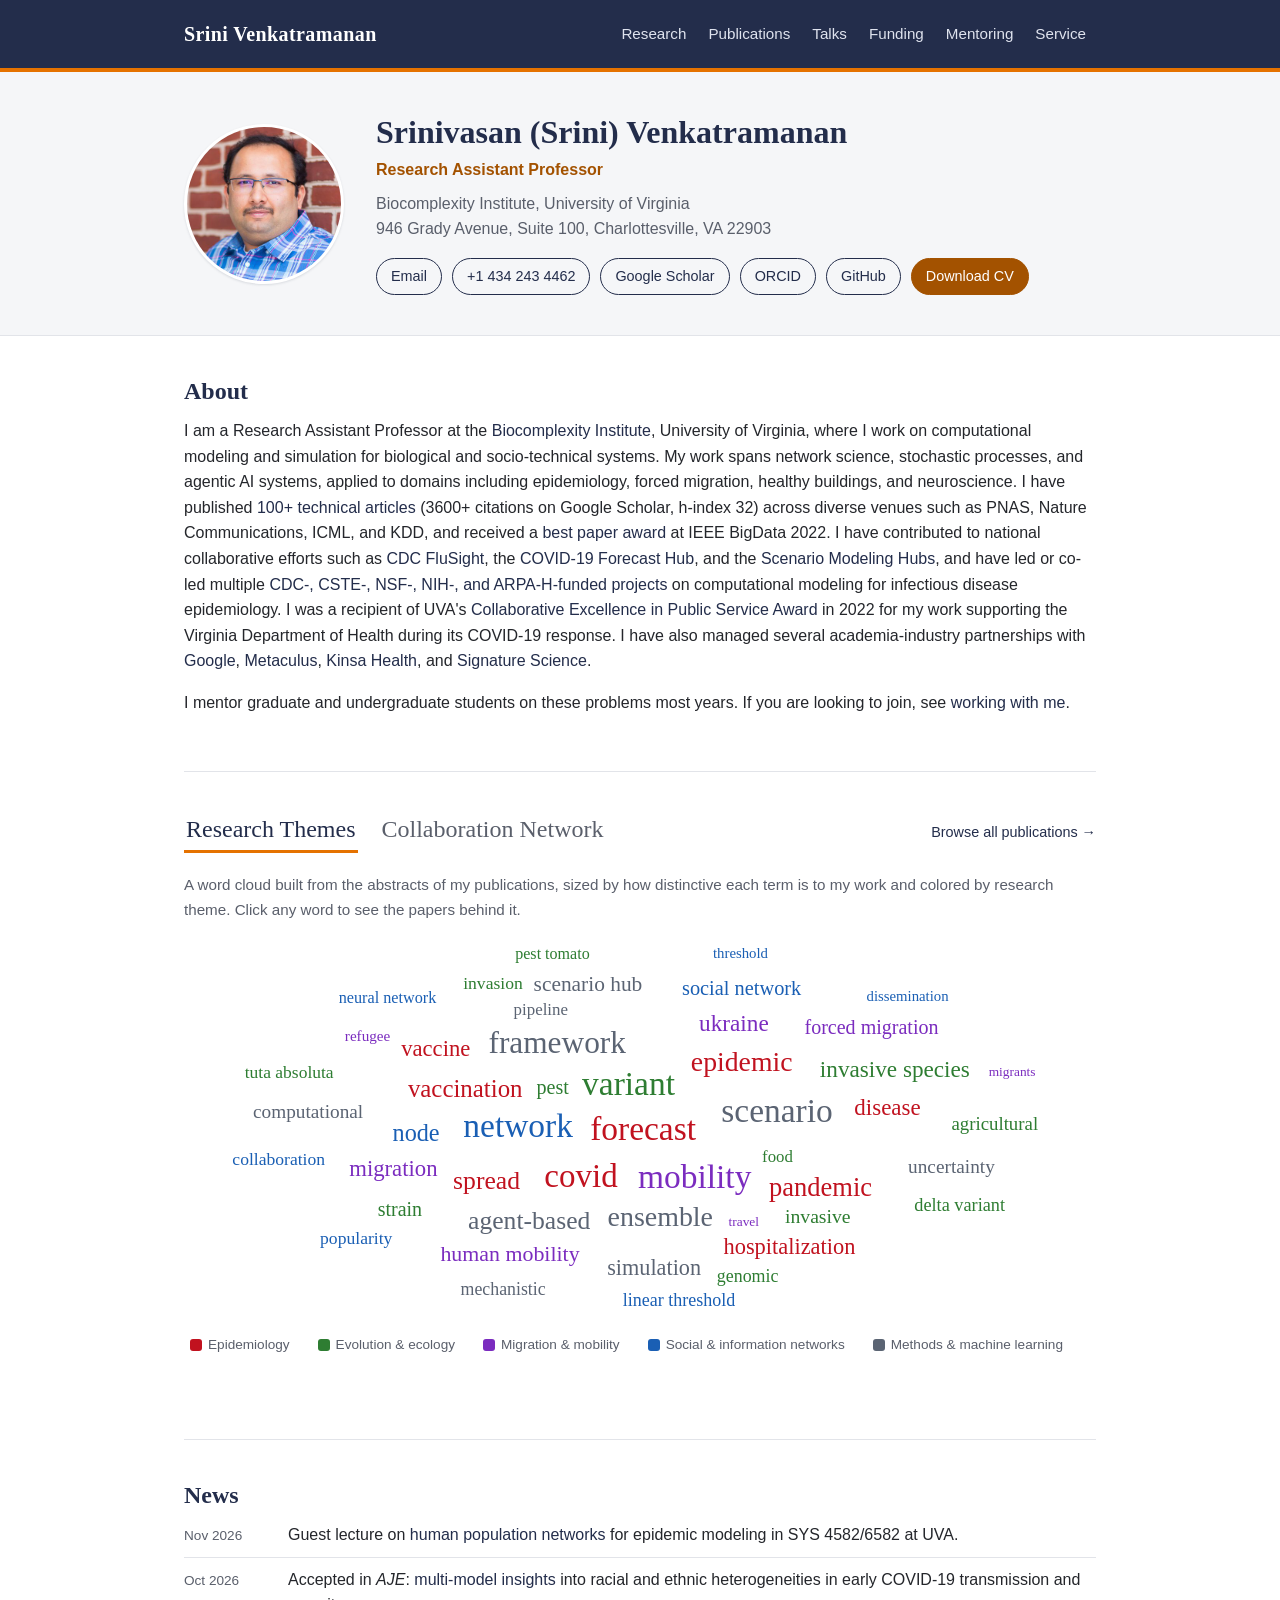
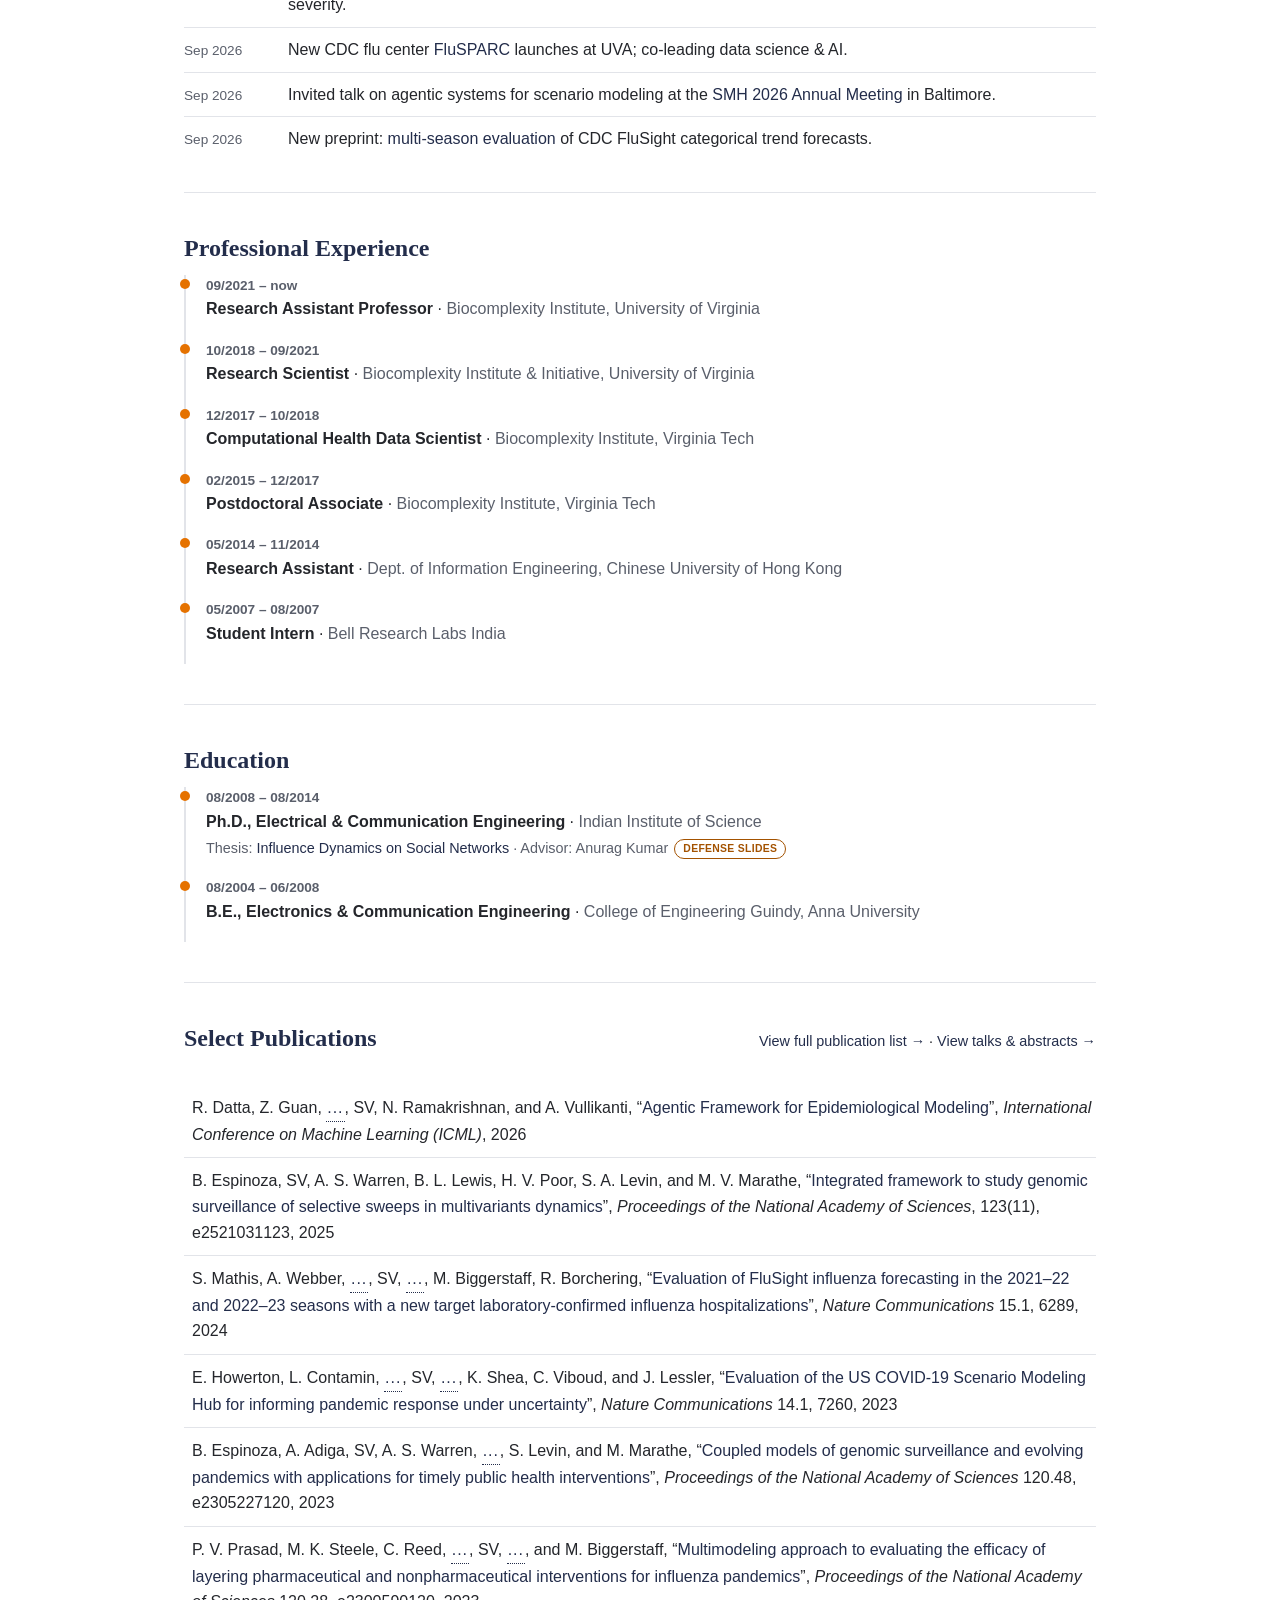
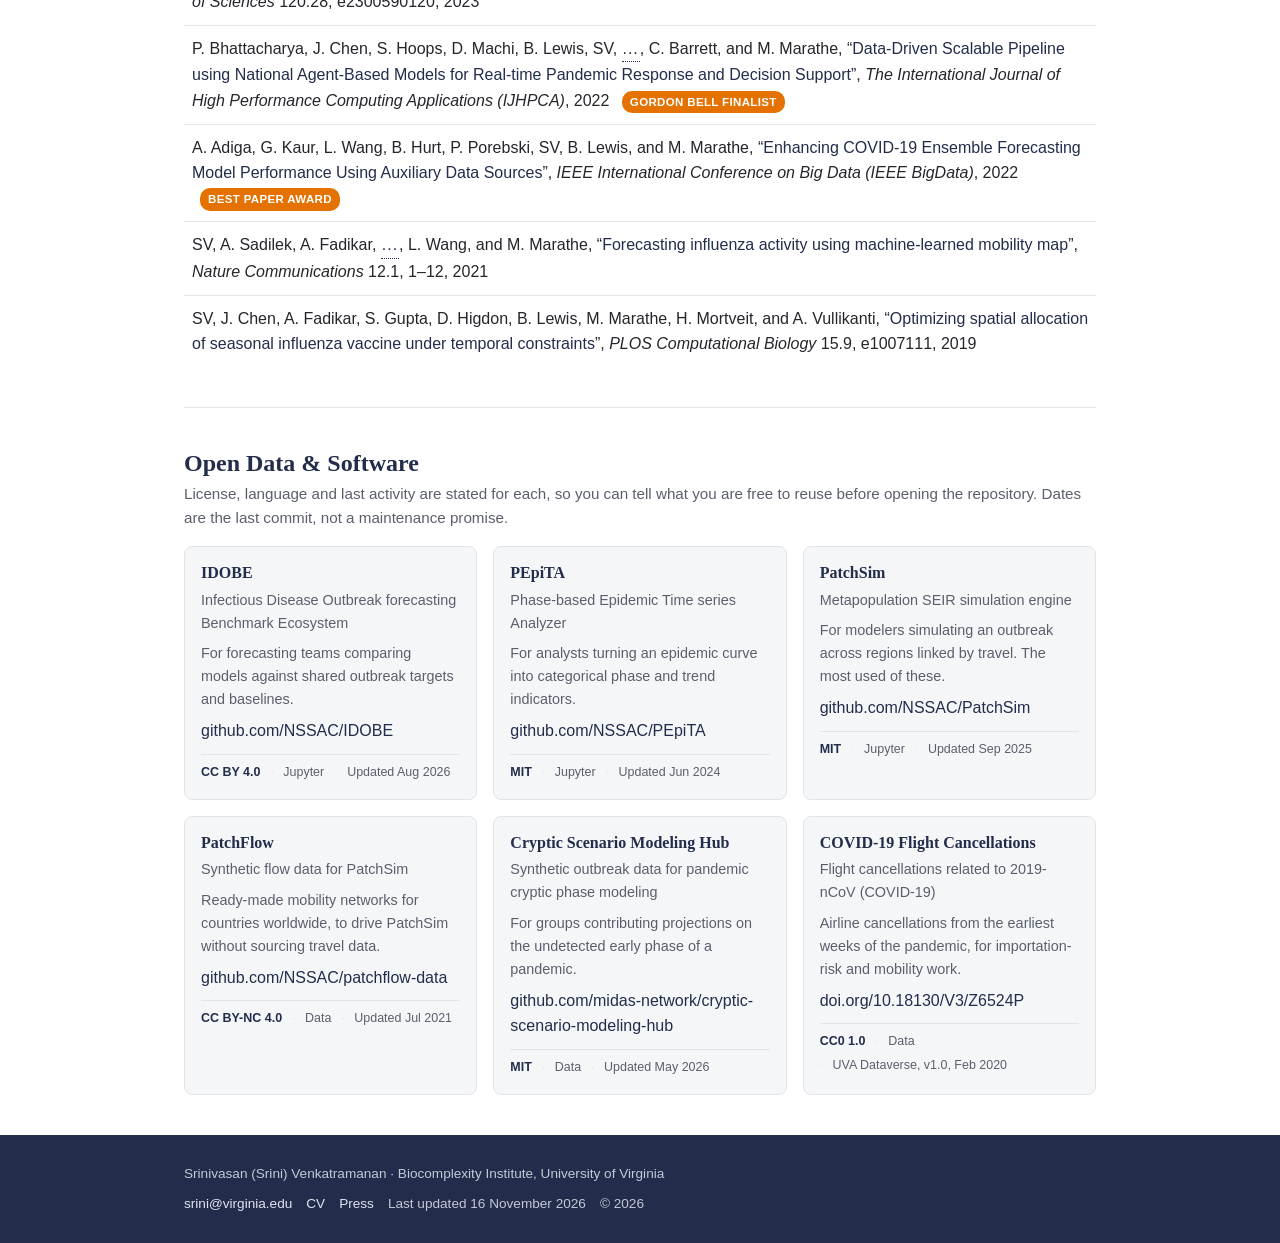
<file: index.html>
<!doctype html>
<html lang="en">
<head>
<meta charset="utf-8">
<meta name="viewport" content="width=device-width, initial-scale=1">
<title>Srinivasan (Srini) Venkatramanan</title>
<meta name="description" content="Srinivasan (Srini) Venkatramanan, Research Assistant Professor, Biocomplexity Institute, University of Virginia. Computational modeling, agentic AI, network science, epidemic forecasting.">

<!-- Google Search Console ownership proof for the https://srinivvenkat.github.io/
     URL-prefix property. Google re-checks this periodically: removing it
     unverifies the property and stops sitemap reporting. Leave it in place. -->
<meta name="google-site-verification" content="HFJX-OJb_w4eWBviCXw3E_Nx7WwJc1BRm30qimGu1xw">

<!-- Social sharing (Open Graph / Twitter Card) -->
<meta property="og:type" content="profile">
<meta property="og:site_name" content="Srini Venkatramanan">
<meta property="og:title" content="Srinivasan (Srini) Venkatramanan">
<meta property="og:description" content="Srinivasan (Srini) Venkatramanan, Research Assistant Professor, Biocomplexity Institute, University of Virginia. Computational modeling, agentic AI, network science, epidemic forecasting.">
<meta property="og:url" content="https://srinivvenkat.github.io/">
<meta property="og:image" content="https://srinivvenkat.github.io/assets/og-card.jpg">
<meta property="og:image:width" content="1200">
<meta property="og:image:height" content="630">
<meta property="og:image:alt" content="Srini Venkatramanan, Research Assistant Professor, Biocomplexity Institute, University of Virginia">
<meta name="twitter:card" content="summary_large_image">
<meta name="twitter:title" content="Srinivasan (Srini) Venkatramanan">
<meta name="twitter:description" content="Srinivasan (Srini) Venkatramanan, Research Assistant Professor, Biocomplexity Institute, University of Virginia. Computational modeling, agentic AI, network science, epidemic forecasting.">
<meta name="twitter:image" content="https://srinivvenkat.github.io/assets/og-card.jpg">
<meta name="twitter:image:alt" content="Srini Venkatramanan, Research Assistant Professor, Biocomplexity Institute, University of Virginia">
<link rel="icon" href="assets/favicon.svg" type="image/svg+xml">
<link rel="stylesheet" href="css/style.css?v=24">

<!-- Structured data. Lets search engines, knowledge panels and LLM crawlers read
     the identity facts (affiliation, identifiers, topics) rather than infer them
     from prose. sameAs is the link that ties this page to ORCID and Scholar. -->
<script type="application/ld+json">
{
  "@context": "https://schema.org",
  "@type": "Person",
  "@id": "https://srinivvenkat.github.io/#person",
  "name": "Srinivasan Venkatramanan",
  "alternateName": ["Srini Venkatramanan", "Srinivasan (Srini) Venkatramanan"],
  "givenName": "Srinivasan",
  "familyName": "Venkatramanan",
  "jobTitle": "Research Assistant Professor",
  "url": "https://srinivvenkat.github.io/",
  "image": "https://srinivvenkat.github.io/assets/og-card.jpg",
  "email": "mailto:srini@virginia.edu",
  "telephone": "+1-434-243-4462",
  "affiliation": {
    "@type": "ResearchOrganization",
    "name": "Biocomplexity Institute, University of Virginia",
    "url": "https://biocomplexity.virginia.edu",
    "parentOrganization": {
      "@type": "CollegeOrUniversity",
      "name": "University of Virginia",
      "url": "https://www.virginia.edu"
    }
  },
  "workLocation": {
    "@type": "PostalAddress",
    "streetAddress": "946 Grady Avenue, Suite 100",
    "addressLocality": "Charlottesville",
    "addressRegion": "VA",
    "postalCode": "22903",
    "addressCountry": "US"
  },
  "alumniOf": [
    {
      "@type": "CollegeOrUniversity",
      "name": "Indian Institute of Science",
      "url": "https://iisc.ac.in"
    },
    {
      "@type": "CollegeOrUniversity",
      "name": "College of Engineering Guindy, Anna University"
    }
  ],
  "identifier": {
    "@type": "PropertyValue",
    "propertyID": "ORCID",
    "value": "0000-0002-0874-8692",
    "url": "https://orcid.org/0000-0002-0874-8692"
  },
  "sameAs": [
    "https://orcid.org/0000-0002-0874-8692",
    "https://scholar.google.com/citations?user=kVvcbN0AAAAJ&hl=en",
    "https://github.com/srinivvenkat"
  ],
  "knowsAbout": [
    "Computational modeling and simulation",
    "Agentic AI systems",
    "Network science",
    "Stochastic processes",
    "Epidemiology",
    "Epidemic forecasting",
    "Forced migration",
    "Healthy buildings",
    "AI for science",
    "Neuroscience"
  ]
}
</script>
<script src="js/back-to-top.js?v=1" defer></script>
</head>
<body id="top">

<a class="skip-link" href="#main">Skip to content</a>

<header class="site-header">
  <div class="container">
    <div class="site-title"><a href="index.html" aria-current="page">Srini Venkatramanan</a></div>
    <nav class="site-nav" aria-label="Main">
      <a href="research.html">Research</a>
      <a href="publications.html">Publications</a>
      <a href="talks.html">Talks</a>
      <a href="funding.html">Funding</a>
      <a href="mentoring.html">Mentoring</a>
      <a href="service.html">Service</a>
    </nav>
  </div>
</header>

<section class="hero">
  <div class="container">
    <img class="hero-photo" src="assets/headshot.jpg" alt="Portrait of Srinivasan Venkatramanan">
    <div class="hero-info">
      <h1>Srinivasan (Srini) Venkatramanan</h1>
      <p class="hero-role">Research Assistant Professor</p>
      <p class="hero-affil">Biocomplexity Institute, University of Virginia<br>
      946 Grady Avenue, Suite 100, Charlottesville, VA 22903</p>
      <div class="hero-links">
        <a href="mailto:srini@virginia.edu">Email</a>
        <a href="tel:+14342434462">+1 434 243 4462</a>
        <a href="https://scholar.google.com/citations?user=kVvcbN0AAAAJ&hl=en">Google Scholar</a>
        <a href="https://orcid.org/0000-0002-0874-8692">ORCID</a>
        <a href="https://github.com/srinivvenkat">GitHub</a>
        <a class="btn-primary" href="SV_CV.pdf">Download CV</a>
      </div>
    </div>
  </div>
</section>

<main id="main" tabindex="-1">
  <div class="container">

    <section id="about">
      <h2>About</h2>
      <p>I am a Research Assistant Professor at the
      <a href="https://biocomplexity.virginia.edu">Biocomplexity Institute</a>, University of Virginia,
      where I work on computational modeling and simulation for biological and socio-technical systems.
      My work spans network science, stochastic processes, and agentic AI systems, applied to
      domains including epidemiology, forced migration, healthy buildings, and neuroscience.
      I have published <a href="publications.html">100+ technical articles</a> (3600+ citations on Google Scholar, h-index 32) across diverse venues such as
      PNAS, Nature Communications, ICML, and KDD, and received a
      <a href="https://doi.org/10.1109/bigdata55660.2022.10020579" target="_blank" rel="noopener noreferrer">best paper award</a>
      at IEEE BigData 2022. I have contributed to
      national collaborative efforts such as
      <a href="https://www.cdc.gov/flu-forecasting/index.html" target="_blank" rel="noopener noreferrer">CDC FluSight</a>, the
      <a href="https://covid19forecasthub.org/" target="_blank" rel="noopener noreferrer">COVID-19 Forecast Hub</a>, and the
      <a href="https://scenariomodelinghub.org/" target="_blank" rel="noopener noreferrer">Scenario Modeling Hubs</a>, and have led
      or co-led multiple <a href="funding.html">CDC-, CSTE-, NSF-, NIH-, and ARPA-H-funded projects</a> on computational modeling for infectious disease epidemiology. 
      I was a recipient of UVA's <a href="https://biocomplexity.virginia.edu/news/biocomplexity-institute-researchers-recognized-uva-public-service-award" target="_blank" rel="noopener noreferrer">Collaborative Excellence in Public Service Award</a> in 2022 for my work supporting
      the Virginia Department of Health during its COVID-19 response. I have also managed several
      academia-industry partnerships with
      <a href="https://www.nature.com/articles/s41467-021-21018-5" target="_blank" rel="noopener noreferrer">Google</a>,
      <a href="https://www.medrxiv.org/content/10.1101/2022.10.12.22280997v1" target="_blank" rel="noopener noreferrer">Metaculus</a>,
      <a href="https://www.kinsahealth.com" target="_blank" rel="noopener noreferrer">Kinsa Health</a>, and
      <a href="https://www.signaturescience.com" target="_blank" rel="noopener noreferrer">Signature Science</a>.</p>
      <p>I mentor graduate and undergraduate students on these problems most years. If you
      are looking to join, see <a href="mentoring.html#working-with-me">working with me</a>.</p>
    </section>


    <section id="research-viz" class="viz-carousel">
      <div class="section-heading viz-header">
        <!-- Tabs are built by js/viz-carousel.js from each panel's <h2>. Without
             JS this stays empty and the panels below simply stack, each with its
             own heading. -->
        <div class="viz-tabs" role="tablist" aria-label="Choose a view of my research"></div>
        <span class="view-all"><a href="publications.html">Browse all publications &rarr;</a></span>
      </div>
      <div class="viz-stack">
        <div class="viz-panel" id="wordcloud">
          <h2 class="viz-panel-title">Research Themes</h2>
          <p class="wc-intro" id="wc-desc">A word cloud built from the abstracts of my publications, sized by how
          distinctive each term is to my work and colored by research theme. Click any word to see the papers
          behind it.</p>
          <div class="wc-cloud">
            <svg class="wc" role="img" aria-labelledby="wc-title" aria-describedby="wc-desc">
              <title id="wc-title">Word cloud of recurring terms across my research abstracts</title>
            </svg>
          </div>
          <ul class="wc-legend" hidden aria-label="Theme colors"></ul>
        </div>
        <div class="viz-panel" id="coauthors">
          <h2 class="viz-panel-title">Collaboration Network</h2>
          <p class="cn-intro" id="cn-desc">Co-authors I&rsquo;ve published with more than once, sized by number of papers we share and shaded by timespan of collaboration. Lines link people who publish together, so research groups cluster.
          Hover over a node for full names and strongest ties, and click to see our papers together. Scroll to zoom, drag empty space to pan, and drag a node to jostle the graph.</p>
          <div class="cn-graph">
            <svg class="cn" role="img" aria-labelledby="cn-title" aria-describedby="cn-desc">
              <title id="cn-title">Network of co-authors I've published with more than once, clustered by shared publications</title>
            </svg>
          </div>
        </div>
      </div>
    </section>

    <!-- Hand-maintained, newest first, capped at five entries: adding one drops
         the oldest, so this stays a snapshot of what is current rather than a
         growing archive. Everything that rolls off is still on publications.html
         or talks.html. Plain markup rather than a rendered data file: it is five
         lines to edit, and it keeps the answer to "is this person still active?"
         readable with JavaScript off. Dates are the month the thing actually
         happened, not when it was added here. -->
    <section id="news">
      <h2>News</h2>
      <ul class="news-list">
        <li>
          <span class="news-date"><time datetime="2026-11">Nov 2026</time></span>
          <span>Guest lecture on <a href="talks.html#invited-talks">human population networks</a> for epidemic modeling in SYS 4582/6582 at UVA.</span>
        </li>
        <li>
          <span class="news-date"><time datetime="2026-10">Oct 2026</time></span>
          <span>Accepted in <em>AJE</em>: <a href="publications.html#journal-articles">multi-model insights</a> into racial and ethnic heterogeneities in early COVID-19 transmission and severity.</span>
        </li>
        <li>
          <span class="news-date"><time datetime="2026-09">Sep 2026</time></span>
          <span>New CDC flu center <a href="funding.html#funding">FluSPARC</a> launches at UVA; co-leading data science &amp; AI.</span>
        </li>
        <li>
          <span class="news-date"><time datetime="2026-09">Sep 2026</time></span>
          <span>Invited talk on agentic systems for scenario modeling at the <a href="talks.html#invited-talks">SMH 2026 Annual Meeting</a> in Baltimore.</span>
        </li>
        <li>
          <span class="news-date"><time datetime="2026-09">Sep 2026</time></span>
          <span>New preprint: <a href="https://www.medrxiv.org/content/10.64898/2026.08.31.26361843v1" target="_blank" rel="noopener noreferrer">multi-season evaluation</a> of CDC FluSight categorical trend forecasts.</span>
        </li>
      </ul>
    </section>

    <section id="experience">
      <h2>Professional Experience</h2>
      <ul class="timeline">
        <li><span class="tl-dates">09/2021 &ndash; now</span><span class="tl-role">Research Assistant Professor</span> &middot; <span class="tl-org">Biocomplexity Institute, University of Virginia</span></li>
        <li><span class="tl-dates">10/2018 &ndash; 09/2021</span><span class="tl-role">Research Scientist</span> &middot; <span class="tl-org">Biocomplexity Institute &amp; Initiative, University of Virginia</span></li>
        <li><span class="tl-dates">12/2017 &ndash; 10/2018</span><span class="tl-role">Computational Health Data Scientist</span> &middot; <span class="tl-org">Biocomplexity Institute, Virginia Tech</span></li>
        <li><span class="tl-dates">02/2015 &ndash; 12/2017</span><span class="tl-role">Postdoctoral Associate</span> &middot; <span class="tl-org">Biocomplexity Institute, Virginia Tech</span></li>
        <li><span class="tl-dates">05/2014 &ndash; 11/2014</span><span class="tl-role">Research Assistant</span> &middot; <span class="tl-org">Dept. of Information Engineering, Chinese University of Hong Kong</span></li>
        <li><span class="tl-dates">05/2007 &ndash; 08/2007</span><span class="tl-role">Student Intern</span> &middot; <span class="tl-org">Bell Research Labs India</span></li>
      </ul>
    </section>

    <section id="education">
      <h2>Education</h2>
      <ul class="timeline">
        <li><span class="tl-dates">08/2008 &ndash; 08/2014</span><span class="tl-role">Ph.D., Electrical &amp; Communication Engineering</span> &middot; <span class="tl-org">Indian Institute of Science</span>
          <div class="entry-sub">Thesis: <a href="SV_Thesis.pdf">Influence Dynamics on Social Networks</a> &middot; Advisor: Anurag Kumar<a class="slides-link" href="slides/2014-Defence.pdf">Defense slides</a></div>
        </li>
        <li><span class="tl-dates">08/2004 &ndash; 06/2008</span><span class="tl-role">B.E., Electronics &amp; Communication Engineering</span> &middot; <span class="tl-org">College of Engineering Guindy, Anna University</span></li>
      </ul>
    </section>

    <section id="select-publications">
      <div class="section-heading">
        <h2>Select Publications</h2>
        <span class="view-all">
          <a href="publications.html">View full publication list &rarr;</a> &middot;
          <a href="talks.html">View talks &amp; abstracts &rarr;</a>
        </span>
      </div>
      <ul class="pub-list">
        <li data-key="conference-papers|39">R. Datta, Z. Guan, ..., SV, N. Ramakrishnan, and A. Vullikanti, &ldquo;<a href="https://icml.cc/virtual/2026/poster/60990" target="_blank" rel="noopener noreferrer">Agentic Framework for Epidemiological Modeling</a>&rdquo;, <em>International Conference on Machine Learning (ICML)</em>, 2026</li>
        <li data-key="journal-articles|43">B. Espinoza, SV, A. S. Warren, B. L. Lewis, H. V. Poor, S. A. Levin, and M. V. Marathe, &ldquo;<a href="https://doi.org/10.1073/pnas.2521031123" target="_blank" rel="noopener noreferrer">Integrated framework to study genomic surveillance of selective sweeps in multivariants dynamics</a>&rdquo;, <em>Proceedings of the National Academy of Sciences</em>, 123(11), e2521031123, 2025</li>
        <li data-key="journal-articles|39">S. Mathis, A. Webber, ..., SV, ..., M. Biggerstaff, R. Borchering, &ldquo;<a href="https://doi.org/10.1038/s41467-024-50601-9" target="_blank" rel="noopener noreferrer">Evaluation of FluSight influenza forecasting in the 2021&ndash;22 and 2022&ndash;23 seasons with a new target laboratory-confirmed influenza hospitalizations</a>&rdquo;, <em>Nature Communications</em> 15.1, 6289, 2024</li>
        <li data-key="journal-articles|30">E. Howerton, L. Contamin, ..., SV, ..., K. Shea, C. Viboud, and J. Lessler, &ldquo;<a href="https://doi.org/10.1038/s41467-023-42680-x" target="_blank" rel="noopener noreferrer">Evaluation of the US COVID-19 Scenario Modeling Hub for informing pandemic response under uncertainty</a>&rdquo;, <em>Nature Communications</em> 14.1, 7260, 2023</li>
        <li data-key="journal-articles|29">B. Espinoza, A. Adiga, SV, A. S. Warren, ..., S. Levin, and M. Marathe, &ldquo;<a href="https://doi.org/10.1073/pnas.2305227120" target="_blank" rel="noopener noreferrer">Coupled models of genomic surveillance and evolving pandemics with applications for timely public health interventions</a>&rdquo;, <em>Proceedings of the National Academy of Sciences</em> 120.48, e2305227120, 2023</li>
        <li data-key="journal-articles|28">P. V. Prasad, M. K. Steele, C. Reed, ..., SV, ..., and M. Biggerstaff, &ldquo;<a href="https://doi.org/10.1073/pnas.2300590120" target="_blank" rel="noopener noreferrer">Multimodeling approach to evaluating the efficacy of layering pharmaceutical and nonpharmaceutical interventions for influenza pandemics</a>&rdquo;, <em>Proceedings of the National Academy of Sciences</em> 120.28, e2300590120, 2023</li>
        <li data-key="journal-articles|21">P. Bhattacharya, J. Chen, S. Hoops, D. Machi, B. Lewis, SV, ..., C. Barrett, and M. Marathe, &ldquo;<a href="https://doi.org/10.1177/10943420221127034" target="_blank" rel="noopener noreferrer">Data-Driven Scalable Pipeline using National Agent-Based Models for Real-time Pandemic Response and Decision Support</a>&rdquo;, <em>The International Journal of High Performance Computing Applications (IJHPCA)</em>, 2022 <span class="badge">Gordon Bell finalist</span></li>
        <li data-key="conference-papers|27">A. Adiga, G. Kaur, L. Wang, B. Hurt, P. Porebski, SV, B. Lewis, and M. Marathe, &ldquo;<a href="https://doi.org/10.1109/bigdata55660.2022.10020579" target="_blank" rel="noopener noreferrer">Enhancing COVID-19 Ensemble Forecasting Model Performance Using Auxiliary Data Sources</a>&rdquo;, <em>IEEE International Conference on Big Data (IEEE BigData)</em>, 2022 <span class="badge">Best Paper Award</span></li>
        <li data-key="journal-articles|17">SV, A. Sadilek, A. Fadikar, ..., L. Wang, and M. Marathe, &ldquo;<a href="https://doi.org/10.1038/s41467-021-21018-5" target="_blank" rel="noopener noreferrer">Forecasting influenza activity using machine-learned mobility map</a>&rdquo;, <em>Nature Communications</em> 12.1, 1&ndash;12, 2021</li>
        <li data-key="journal-articles|8">SV, J. Chen, A. Fadikar, S. Gupta, D. Higdon, B. Lewis, M. Marathe, H. Mortveit, and A. Vullikanti, &ldquo;<a href="https://doi.org/10.1371/journal.pcbi.1007111" target="_blank" rel="noopener noreferrer">Optimizing spatial allocation of seasonal influenza vaccine under temporal constraints</a>&rdquo;, <em>PLOS Computational Biology</em> 15.9, e1007111, 2019</li>
      </ul>
    </section>

    <section id="open-data">
      <h2>Open Data &amp; Software</h2>
      <p class="wc-intro">License, language and last activity are stated for each, so you can tell what you are free to
      reuse before opening the repository. Dates are the last commit, not a maintenance promise.</p>
      <div class="card-grid">
        <div class="card">
          <h3>IDOBE</h3>
          <p>Infectious Disease Outbreak forecasting Benchmark Ecosystem</p>
          <p class="card-for">For forecasting teams comparing models against shared outbreak targets and baselines.</p>
          <a href="https://github.com/NSSAC/IDOBE">github.com/NSSAC/IDOBE</a>
          <ul class="card-meta">
            <li><span class="card-lic">CC BY 4.0</span></li>
            <li>Jupyter</li>
            <li>Updated Aug 2026</li>
          </ul>
        </div>
        <div class="card">
          <h3>PEpiTA</h3>
          <p>Phase-based Epidemic Time series Analyzer</p>
          <p class="card-for">For analysts turning an epidemic curve into categorical phase and trend indicators.</p>
          <a href="https://github.com/NSSAC/PEpiTA">github.com/NSSAC/PEpiTA</a>
          <ul class="card-meta">
            <li><span class="card-lic">MIT</span></li>
            <li>Jupyter</li>
            <li>Updated Jun 2024</li>
          </ul>
        </div>
        <div class="card">
          <h3>PatchSim</h3>
          <p>Metapopulation SEIR simulation engine</p>
          <p class="card-for">For modelers simulating an outbreak across regions linked by travel. The most used of these.</p>
          <a href="https://github.com/NSSAC/PatchSim">github.com/NSSAC/PatchSim</a>
          <ul class="card-meta">
            <li><span class="card-lic">MIT</span></li>
            <li>Jupyter</li>
            <li>Updated Sep 2025</li>
          </ul>
        </div>
        <div class="card">
          <h3>PatchFlow</h3>
          <p>Synthetic flow data for PatchSim</p>
          <p class="card-for">Ready-made mobility networks for countries worldwide, to drive PatchSim without sourcing travel data.</p>
          <a href="https://github.com/NSSAC/patchflow-data/">github.com/NSSAC/patchflow-data</a>
          <ul class="card-meta">
            <li><span class="card-lic">CC BY-NC 4.0</span></li>
            <li>Data</li>
            <li>Updated Jul 2021</li>
          </ul>
        </div>
        <div class="card">
          <h3>Cryptic Scenario Modeling Hub</h3>
          <p>Synthetic outbreak data for pandemic cryptic phase modeling</p>
          <p class="card-for">For groups contributing projections on the undetected early phase of a pandemic.</p>
          <a href="https://github.com/midas-network/cryptic-scenario-modeling-hub/">github.com/midas-network/cryptic-scenario-modeling-hub</a>
          <ul class="card-meta">
            <li><span class="card-lic">MIT</span></li>
            <li>Data</li>
            <li>Updated May 2026</li>
          </ul>
        </div>
        <div class="card">
          <h3>COVID-19 Flight Cancellations</h3>
          <p>Flight cancellations related to 2019-nCoV (COVID-19)</p>
          <p class="card-for">Airline cancellations from the earliest weeks of the pandemic, for importation-risk and mobility work.</p>
          <a href="https://doi.org/10.18130/V3/Z6524P">doi.org/10.18130/V3/Z6524P</a>
          <ul class="card-meta">
            <li><span class="card-lic">CC0 1.0</span></li>
            <li>Data</li>
            <li>UVA Dataverse, v1.0, Feb 2020</li>
          </ul>
        </div>
      </div>
    </section>

  </div>
</main>

<footer class="site-footer">
  <div class="container">
    <div>Srinivasan (Srini) Venkatramanan &middot; Biocomplexity Institute, University of Virginia</div>
    <div class="footer-links">
      <a href="mailto:srini@virginia.edu">srini@virginia.edu</a>
      <a href="SV_CV.pdf">CV</a>
      <a href="press.html">Press</a>
      <span>Last updated <time datetime="2026-11-16">16 November 2026</time></span>
      <span>&copy; 2026</span>
    </div>
  </div>
</footer>

<script src="js/pub-authors.js?v=6" defer></script>
<script src="js/wordcloud.js?v=2" defer></script>
<script src="js/coauthors.js?v=3" defer></script>
<script src="js/viz-carousel.js?v=1" defer></script>
</body>
</html>
</file>
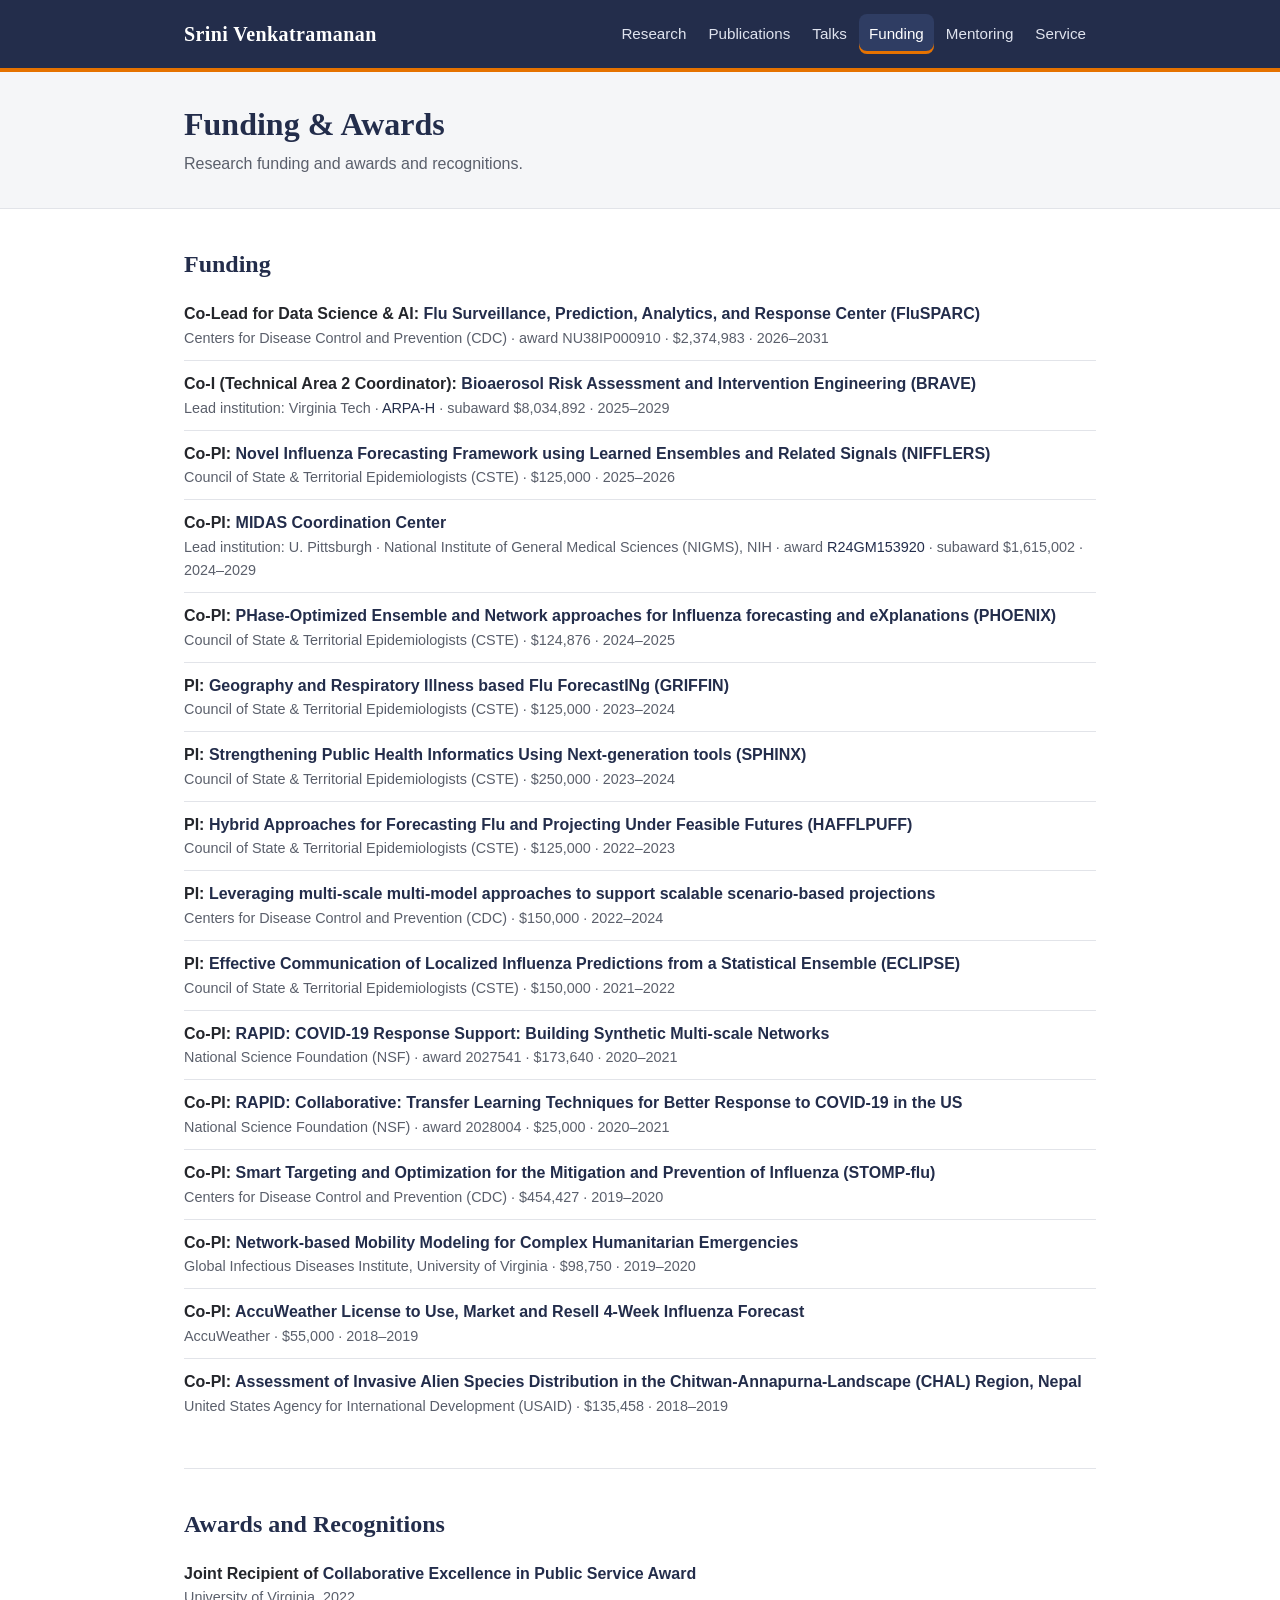
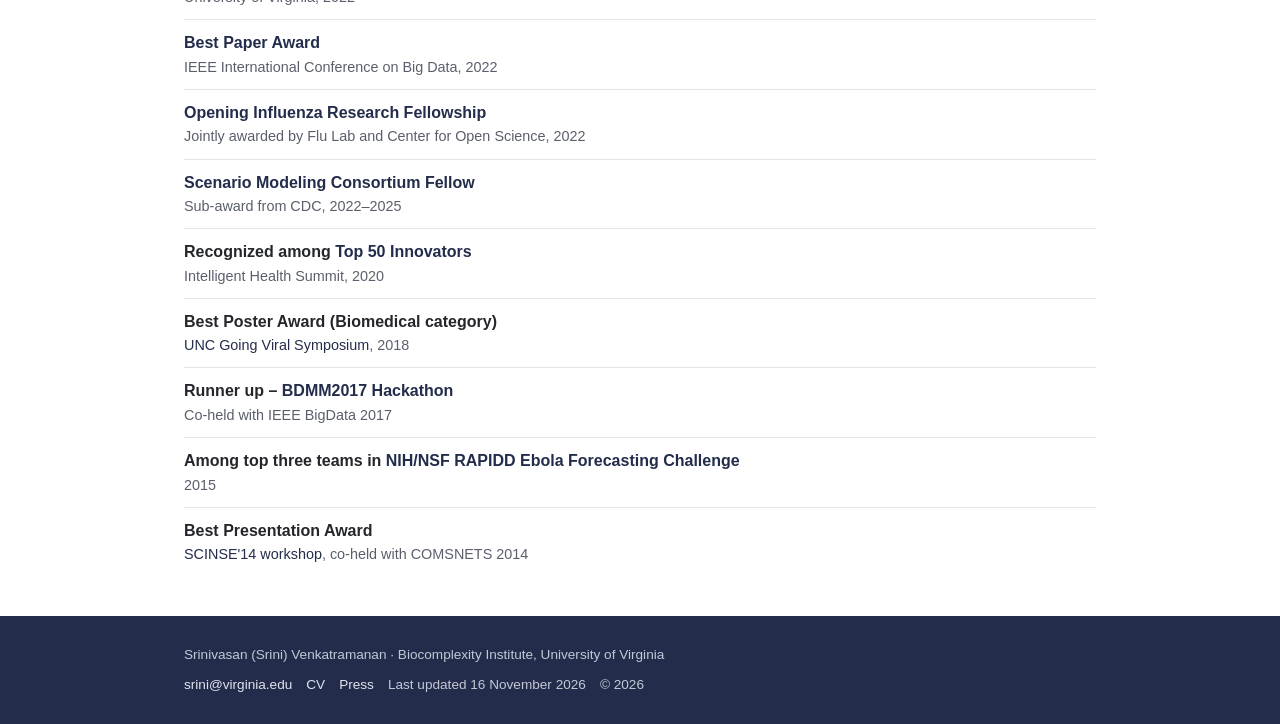
<file: funding.html>
<!doctype html>
<html lang="en">
<head>
<meta charset="utf-8">
<meta name="viewport" content="width=device-width, initial-scale=1">
<title>Funding &amp; Awards · Srini Venkatramanan</title>
<meta name="description" content="Funding and awards and recognitions for Srinivasan (Srini) Venkatramanan.">
<!-- Social sharing (Open Graph / Twitter Card) -->
<meta property="og:type" content="website">
<meta property="og:site_name" content="Srini Venkatramanan">
<meta property="og:title" content="Funding &amp; Awards">
<meta property="og:description" content="Funding and awards and recognitions for Srinivasan (Srini) Venkatramanan.">
<meta property="og:url" content="https://srinivvenkat.github.io/funding.html">
<meta property="og:image" content="https://srinivvenkat.github.io/assets/og-card.jpg">
<meta property="og:image:width" content="1200">
<meta property="og:image:height" content="630">
<meta property="og:image:alt" content="Srini Venkatramanan, Research Assistant Professor, Biocomplexity Institute, University of Virginia">
<meta name="twitter:card" content="summary_large_image">
<meta name="twitter:title" content="Funding &amp; Awards">
<meta name="twitter:description" content="Funding and awards and recognitions for Srinivasan (Srini) Venkatramanan.">
<meta name="twitter:image" content="https://srinivvenkat.github.io/assets/og-card.jpg">
<meta name="twitter:image:alt" content="Srini Venkatramanan, Research Assistant Professor, Biocomplexity Institute, University of Virginia">
<link rel="icon" href="assets/favicon.svg" type="image/svg+xml">
<link rel="stylesheet" href="css/style.css?v=24">
<script src="js/back-to-top.js?v=1" defer></script>
</head>
<body id="top">

<a class="skip-link" href="#main">Skip to content</a>

<header class="site-header">
  <div class="container">
    <div class="site-title"><a href="index.html">Srini Venkatramanan</a></div>
    <nav class="site-nav" aria-label="Main">
      <a href="research.html">Research</a>
      <a href="publications.html">Publications</a>
      <a href="talks.html">Talks</a>
      <a href="funding.html" class="active" aria-current="page">Funding</a>
      <a href="mentoring.html">Mentoring</a>
      <a href="service.html">Service</a>
    </nav>
  </div>
</header>

<section class="page-hero">
  <div class="container">
    <h1>Funding &amp; Awards</h1>
    <p>Research funding and awards and recognitions.</p>
  </div>
</section>

<main id="main" tabindex="-1">
  <div class="container">

    <section id="funding">
      <h2>Funding</h2>
      <ul class="entry-list">
        <li>
          <div class="entry-title">Co-Lead for Data Science &amp; AI: <a href="https://taggs.hhs.gov/Detail/AwardDetail?arg_AwardNum=NU38IP000910&amp;arg_ProgOfficeCode=197" target="_blank" rel="noopener noreferrer">Flu Surveillance, Prediction, Analytics, and Response Center (FluSPARC)</a></div>
          <div class="entry-meta">Centers for Disease Control and Prevention (CDC) &middot; award NU38IP000910 &middot; $2,374,983 &middot; 2026&ndash;2031</div>
        </li>
        <li>
          <div class="entry-title">Co-I (Technical Area 2 Coordinator): <a href="https://breathe2026.org/brave/" target="_blank" rel="noopener noreferrer">Bioaerosol Risk Assessment and Intervention Engineering (BRAVE)</a></div>
          <div class="entry-meta">Lead institution: Virginia Tech &middot; <a href="https://arpa-h.gov/explore-funding/awards/3366" target="_blank" rel="noopener noreferrer">ARPA-H</a> &middot; subaward $8,034,892 &middot; 2025&ndash;2029</div>
        </li>
        <li>
          <div class="entry-title">Co-PI: <a href="https://biocomplexity.virginia.edu/news/uva-researchers-awarded-cste-grant-build-ai-powered-early-warning-system-seasonal-flu" target="_blank" rel="noopener noreferrer">Novel Influenza Forecasting Framework using Learned Ensembles and Related Signals (NIFFLERS)</a></div>
          <div class="entry-meta">Council of State &amp; Territorial Epidemiologists (CSTE) &middot; $125,000 &middot; 2025&ndash;2026</div>
        </li>
        <li>
          <div class="entry-title">Co-PI: <a href="https://midasnetwork.us/mcc/" target="_blank" rel="noopener noreferrer">MIDAS Coordination Center</a></div>
          <div class="entry-meta">Lead institution: U. Pittsburgh &middot; National Institute of General Medical Sciences (NIGMS), NIH &middot; award <a href="https://reporter.nih.gov/project-details/10867695" target="_blank" rel="noopener noreferrer">R24GM153920</a> &middot; subaward $1,615,002 &middot; 2024&ndash;2029</div>
        </li>
        <li>
          <div class="entry-title">Co-PI: <a href="https://biocomplexity.virginia.edu/project/seasonal-influenza-forecasting" target="_blank" rel="noopener noreferrer">PHase-Optimized Ensemble and Network approaches for Influenza forecasting and eXplanations (PHOENIX)</a></div>
          <div class="entry-meta">Council of State &amp; Territorial Epidemiologists (CSTE) &middot; $124,876 &middot; 2024&ndash;2025</div>
        </li>
        <li>
          <div class="entry-title">PI: <a href="https://www.cste.org/page/forecasting-workgroup" target="_blank" rel="noopener noreferrer">Geography and Respiratory Illness based Flu ForecastINg (GRIFFIN)</a></div>
          <div class="entry-meta">Council of State &amp; Territorial Epidemiologists (CSTE) &middot; $125,000 &middot; 2023&ndash;2024</div>
        </li>
        <li>
          <div class="entry-title">PI: <a href="https://biocomplexity.virginia.edu/project/strengthening-public-health-informatics-using-next-generation-tools-sphinx" target="_blank" rel="noopener noreferrer">Strengthening Public Health Informatics Using Next-generation tools (SPHINX)</a></div>
          <div class="entry-meta">Council of State &amp; Territorial Epidemiologists (CSTE) &middot; $250,000 &middot; 2023&ndash;2024</div>
        </li>
        <li>
          <div class="entry-title">PI: <a href="https://biocomplexity.virginia.edu/project/hybrid-approaches-forecasting-flu-and-projecting-under-feasible-futures-hafflpuff" target="_blank" rel="noopener noreferrer">Hybrid Approaches for Forecasting Flu and Projecting Under Feasible Futures (HAFFLPUFF)</a></div>
          <div class="entry-meta">Council of State &amp; Territorial Epidemiologists (CSTE) &middot; $125,000 &middot; 2022&ndash;2023</div>
        </li>
        <li>
          <div class="entry-title">PI: <a href="https://scenariomodelinghub.org/" target="_blank" rel="noopener noreferrer">Leveraging multi-scale multi-model approaches to support scalable scenario-based projections</a></div>
          <div class="entry-meta">Centers for Disease Control and Prevention (CDC) &middot; $150,000 &middot; 2022&ndash;2024</div>
        </li>
        <li>
          <div class="entry-title">PI: <a href="https://www.cste.org/page/forecasting-workgroup" target="_blank" rel="noopener noreferrer">Effective Communication of Localized Influenza Predictions from a Statistical Ensemble (ECLIPSE)</a></div>
          <div class="entry-meta">Council of State &amp; Territorial Epidemiologists (CSTE) &middot; $150,000 &middot; 2021&ndash;2022</div>
        </li>
        <li>
          <div class="entry-title">Co-PI: <a href="https://www.nsf.gov/awardsearch/showAward?AWD_ID=2027541" target="_blank" rel="noopener noreferrer">RAPID: COVID-19 Response Support: Building Synthetic Multi-scale Networks</a></div>
          <div class="entry-meta">National Science Foundation (NSF) &middot; award 2027541 &middot; $173,640 &middot; 2020&ndash;2021</div>
        </li>
        <li>
          <div class="entry-title">Co-PI: <a href="https://www.nsf.gov/awardsearch/showAward?AWD_ID=2028004" target="_blank" rel="noopener noreferrer">RAPID: Collaborative: Transfer Learning Techniques for Better Response to COVID-19 in the US</a></div>
          <div class="entry-meta">National Science Foundation (NSF) &middot; award 2028004 &middot; $25,000 &middot; 2020&ndash;2021</div>
        </li>
        <li>
          <div class="entry-title">Co-PI: <a href="https://biocomplexity.virginia.edu/news/biocomplexity-institute-leads-cdc-research-study-influenza-mitigation-computer-modeling-and" target="_blank" rel="noopener noreferrer">Smart Targeting and Optimization for the Mitigation and Prevention of Influenza (STOMP-flu)</a></div>
          <div class="entry-meta">Centers for Disease Control and Prevention (CDC) &middot; $454,427 &middot; 2019&ndash;2020</div>
        </li>
        <li>
          <div class="entry-title">Co-PI: <a href="https://hc.batten.virginia.edu/previous-thematic-areas-and-projects/" target="_blank" rel="noopener noreferrer">Network-based Mobility Modeling for Complex Humanitarian Emergencies</a></div>
          <div class="entry-meta">Global Infectious Diseases Institute, University of Virginia &middot; $98,750 &middot; 2019&ndash;2020</div>
        </li>
        <li>
          <div class="entry-title">Co-PI: <a href="https://biocomplexity.virginia.edu/project/fluready-flu-index-prediction" target="_blank" rel="noopener noreferrer">AccuWeather License to Use, Market and Resell 4-Week Influenza Forecast</a></div>
          <div class="entry-meta">AccuWeather &middot; $55,000 &middot; 2018&ndash;2019</div>
        </li>
        <li>
          <div class="entry-title">Co-PI: <a href="https://biocomplexity.virginia.edu/project/biodiversity-and-climate-change-invasive-plants-nepal" target="_blank" rel="noopener noreferrer">Assessment of Invasive Alien Species Distribution in the Chitwan-Annapurna-Landscape (CHAL) Region, Nepal</a></div>
          <div class="entry-meta">United States Agency for International Development (USAID) &middot; $135,458 &middot; 2018&ndash;2019</div>
        </li>
      </ul>
    </section>

    <section id="awards">
      <h2>Awards and Recognitions</h2>
      <ul class="entry-list">
        <li><div class="entry-title">Joint Recipient of <a href="https://biocomplexity.virginia.edu/news/biocomplexity-institute-researchers-recognized-uva-public-service-award" target="_blank" rel="noopener noreferrer">Collaborative Excellence in Public Service Award</a></div><div class="entry-meta">University of Virginia, 2022</div></li>
        <li><div class="entry-title"><a href="https://doi.org/10.1109/bigdata55660.2022.10020579" target="_blank" rel="noopener noreferrer">Best Paper Award</a></div><div class="entry-meta">IEEE International Conference on Big Data, 2022</div></li>
        <li><div class="entry-title"><a href="https://www.cos.io/flu-lab" target="_blank" rel="noopener noreferrer">Opening Influenza Research Fellowship</a></div><div class="entry-meta">Jointly awarded by Flu Lab and Center for Open Science, 2022</div></li>
        <li><div class="entry-title"><a href="https://scenariomodelinghub.org/" target="_blank" rel="noopener noreferrer">Scenario Modeling Consortium Fellow</a></div><div class="entry-meta">Sub-award from CDC, 2022&ndash;2025</div></li>
        <li><div class="entry-title">Recognized among <a href="https://blog.intelligenthealth.ai/meet-the-top-50-innovators" target="_blank" rel="noopener noreferrer">Top 50 Innovators</a></div><div class="entry-meta">Intelligent Health Summit, 2020</div></li>
        <li><div class="entry-title">Best Poster Award (Biomedical category)</div><div class="entry-meta"><a href="https://sph.unc.edu/nciph/1918-flu-symposium/" target="_blank" rel="noopener noreferrer">UNC Going Viral Symposium</a>, 2018</div></li>
        <li><div class="entry-title">Runner up &ndash; <a href="https://bigdata.ieee.org/conferences/bdmm" target="_blank" rel="noopener noreferrer">BDMM2017 Hackathon</a></div><div class="entry-meta">Co-held with IEEE BigData 2017</div></li>
        <li><div class="entry-title">Among top three teams in <a href="https://doi.org/10.1016/j.epidem.2017.08.002" target="_blank" rel="noopener noreferrer">NIH/NSF RAPIDD Ebola Forecasting Challenge</a></div><div class="entry-meta">2015</div></li>
        <li><div class="entry-title">Best Presentation Award</div><div class="entry-meta"><a href="https://archive.comsnets.org/archive/2014/social_networking_workshop.html" target="_blank" rel="noopener noreferrer">SCINSE'14 workshop</a>, co-held with COMSNETS 2014</div></li>
      </ul>
    </section>

  </div>
</main>

<footer class="site-footer">
  <div class="container">
    <div>Srinivasan (Srini) Venkatramanan &middot; Biocomplexity Institute, University of Virginia</div>
    <div class="footer-links">
      <a href="mailto:srini@virginia.edu">srini@virginia.edu</a>
      <a href="SV_CV.pdf">CV</a>
      <a href="press.html">Press</a>
      <span>Last updated <time datetime="2026-11-16">16 November 2026</time></span>
      <span>&copy; 2026</span>
    </div>
  </div>
</footer>

</body>
</html>
</file>
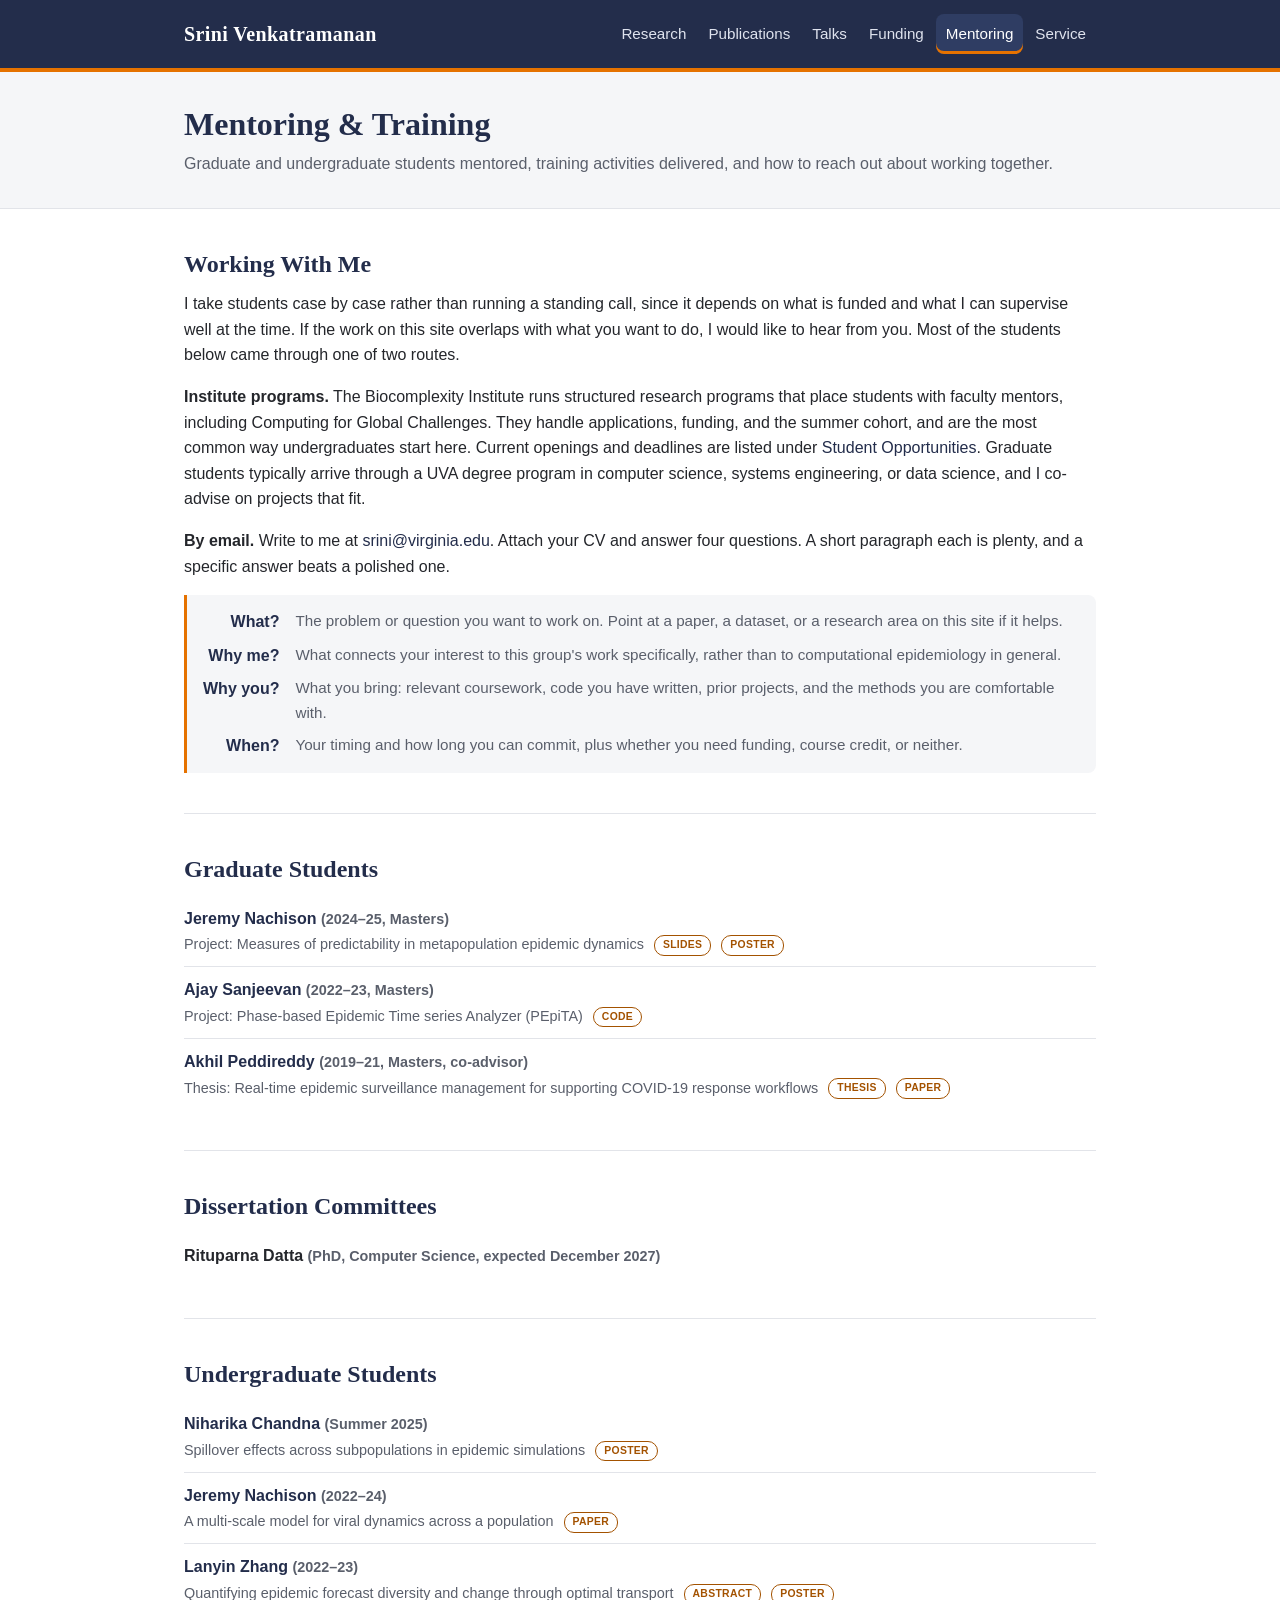
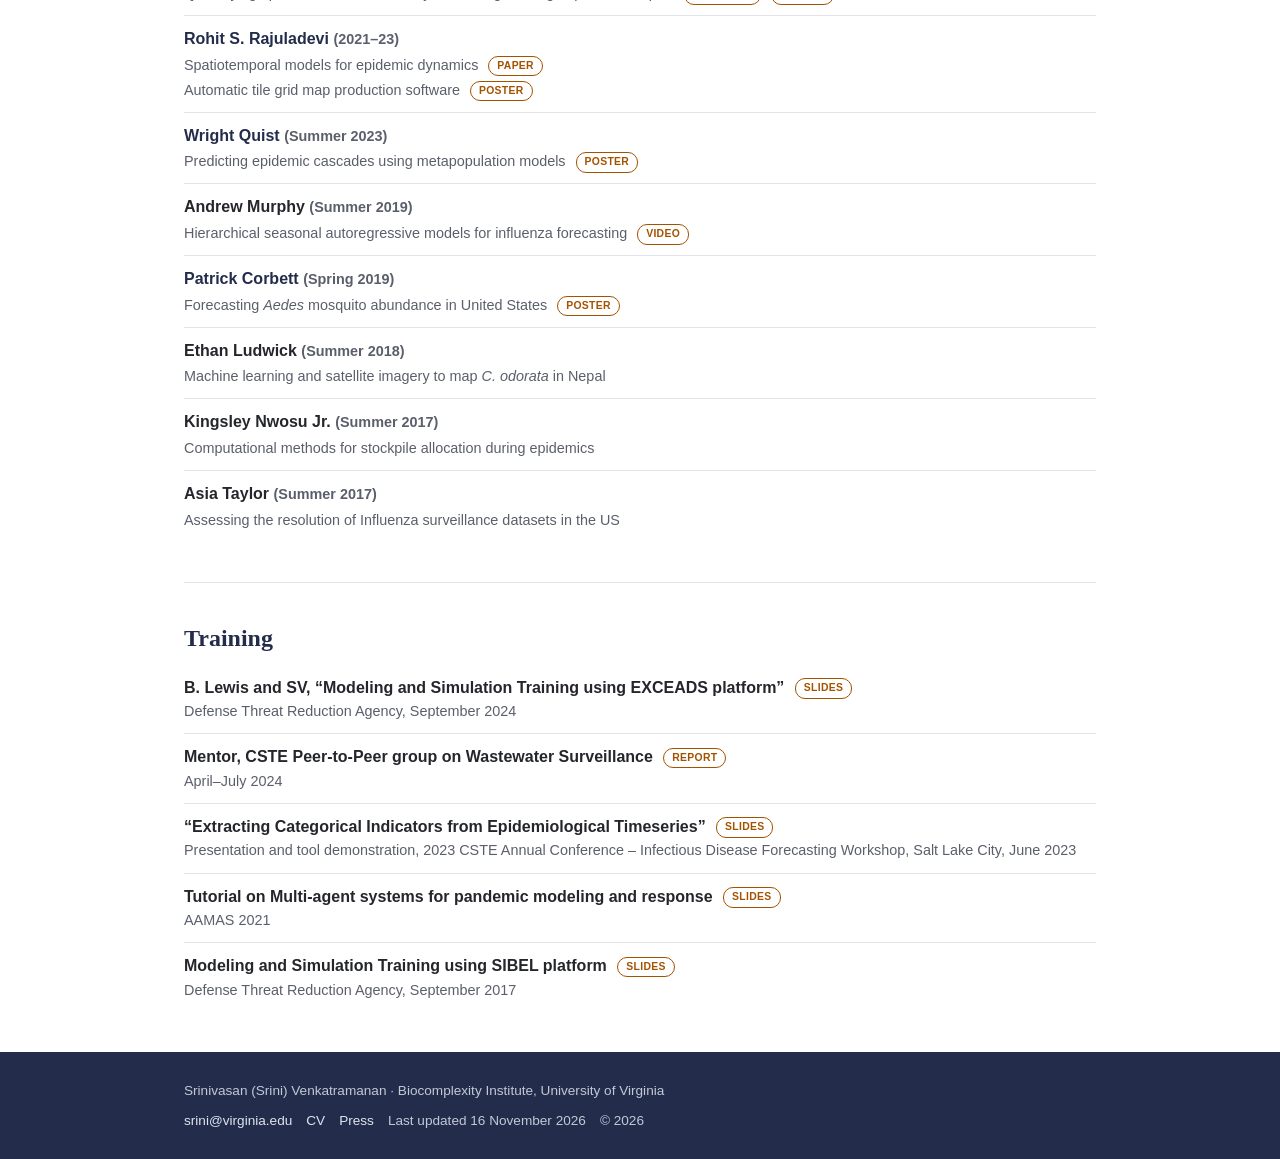
<file: mentoring.html>
<!doctype html>
<html lang="en">
<head>
<meta charset="utf-8">
<meta name="viewport" content="width=device-width, initial-scale=1">
<title>Mentoring &amp; Training · Srini Venkatramanan</title>
<meta name="description" content="Graduate and undergraduate mentoring, training activities, and how to get in touch about student research projects with Srinivasan (Srini) Venkatramanan.">
<!-- Social sharing (Open Graph / Twitter Card) -->
<meta property="og:type" content="website">
<meta property="og:site_name" content="Srini Venkatramanan">
<meta property="og:title" content="Mentoring &amp; Training">
<meta property="og:description" content="Graduate and undergraduate mentoring, training activities, and how to get in touch about student research projects with Srinivasan (Srini) Venkatramanan.">
<meta property="og:url" content="https://srinivvenkat.github.io/mentoring.html">
<meta property="og:image" content="https://srinivvenkat.github.io/assets/og-card.jpg">
<meta property="og:image:width" content="1200">
<meta property="og:image:height" content="630">
<meta property="og:image:alt" content="Srini Venkatramanan, Research Assistant Professor, Biocomplexity Institute, University of Virginia">
<meta name="twitter:card" content="summary_large_image">
<meta name="twitter:title" content="Mentoring &amp; Training">
<meta name="twitter:description" content="Graduate and undergraduate mentoring, training activities, and how to get in touch about student research projects with Srinivasan (Srini) Venkatramanan.">
<meta name="twitter:image" content="https://srinivvenkat.github.io/assets/og-card.jpg">
<meta name="twitter:image:alt" content="Srini Venkatramanan, Research Assistant Professor, Biocomplexity Institute, University of Virginia">
<link rel="icon" href="assets/favicon.svg" type="image/svg+xml">
<link rel="stylesheet" href="css/style.css?v=24">
<script src="js/back-to-top.js?v=1" defer></script>
</head>
<body id="top">

<a class="skip-link" href="#main">Skip to content</a>

<header class="site-header">
  <div class="container">
    <div class="site-title"><a href="index.html">Srini Venkatramanan</a></div>
    <nav class="site-nav" aria-label="Main">
      <a href="research.html">Research</a>
      <a href="publications.html">Publications</a>
      <a href="talks.html">Talks</a>
      <a href="funding.html">Funding</a>
      <a href="mentoring.html" class="active" aria-current="page">Mentoring</a>
      <a href="service.html">Service</a>
    </nav>
  </div>
</header>

<section class="page-hero">
  <div class="container">
    <h1>Mentoring &amp; Training</h1>
    <p>Graduate and undergraduate students mentored, training activities delivered,
    and how to reach out about working together.</p>
  </div>
</section>

<main id="main" tabindex="-1">
  <div class="container">

    <section id="working-with-me">
      <h2>Working With Me</h2>
      <p>I take students case by case rather than running a standing call, since
      it depends on what is funded and what I can supervise well at the time. If
      the work on this site overlaps with what you want to do, I would like to
      hear from you. Most of the students below came through one of two routes.</p>

      <p><strong>Institute programs.</strong> The Biocomplexity Institute runs
      structured research programs that place students with faculty mentors,
      including Computing for Global Challenges. They handle applications,
      funding, and the summer cohort, and are the most common way undergraduates
      start here. Current openings and deadlines are listed under
      <a href="https://biocomplexity.virginia.edu/student-opportunities" target="_blank" rel="noopener noreferrer">Student Opportunities</a>.
      Graduate students typically arrive through a UVA degree program in computer
      science, systems engineering, or data science, and I co-advise on projects
      that fit.</p>

      <p><strong>By email.</strong> Write to me at
      <a href="mailto:srini@virginia.edu">srini@virginia.edu</a>. Attach your CV
      and answer four questions. A short paragraph each is plenty, and a specific
      answer beats a polished one.</p>

      <!-- Four questions rather than a prose "what to include" sentence: it
           makes the ask checkable, and the answers are what actually decide
           whether a project is worth starting. -->
      <dl class="ask-list">
        <dt>What?</dt>
        <dd>The problem or question you want to work on. Point at a paper, a
        dataset, or a research area on this site if it helps.</dd>
        <dt>Why me?</dt>
        <dd>What connects your interest to this group's work specifically, rather
        than to computational epidemiology in general.</dd>
        <dt>Why you?</dt>
        <dd>What you bring: relevant coursework, code you have written, prior
        projects, and the methods you are comfortable with.</dd>
        <dt>When?</dt>
        <dd>Your timing and how long you can commit, plus whether you need
        funding, course credit, or neither.</dd>
      </dl>
    </section>

    <section id="graduate-students">
      <h2>Graduate Students</h2>
      <ul class="entry-list">
        <li>
          <div class="entry-title"><a href="https://www.linkedin.com/in/jeremy-nachison-71a51a223/" target="_blank" rel="noopener noreferrer">Jeremy Nachison</a> <span class="entry-meta">(2024&ndash;25, Masters)</span></div>
          <div class="entry-sub">Project: Measures of predictability in metapopulation epidemic dynamics
          <a class="entry-link" href="students/Jeremy_Nachison-2024_MIDAS_Slides.pdf">Slides</a>
          <a class="entry-link" href="students/Jeremy_Nachison-2024_MIDAS_Poster.pdf">Poster</a></div>
        </li>
        <li>
          <div class="entry-title"><a href="https://www.linkedin.com/in/ajay-s-profile/" target="_blank" rel="noopener noreferrer">Ajay Sanjeevan</a> <span class="entry-meta">(2022&ndash;23, Masters)</span></div>
          <div class="entry-sub">Project: Phase-based Epidemic Time series Analyzer (PEpiTA)
          <a class="entry-link" href="https://github.com/NSSAC/PEpiTA" target="_blank" rel="noopener noreferrer">Code</a></div>
        </li>
        <li>
          <div class="entry-title"><a href="https://www.linkedin.com/in/akhil-sai-peddireddy" target="_blank" rel="noopener noreferrer">Akhil Peddireddy</a> <span class="entry-meta">(2019&ndash;21, Masters, co-advisor)</span></div>
          <div class="entry-sub">Thesis: Real-time epidemic surveillance management for supporting COVID-19 response workflows
          <a class="entry-link" href="students/Akhil_Peddireddy-2021_Masters_Thesis.pdf">Thesis</a>
          <a class="entry-link" href="https://doi.org/10.1109/bigdata50022.2020.9378435" target="_blank" rel="noopener noreferrer">Paper</a></div>
        </li>
      </ul>
    </section>

    <section id="dissertation-committees">
      <h2>Dissertation Committees</h2>
      <ul class="entry-list">
        <li><div class="entry-title">Rituparna Datta <span class="entry-meta">(PhD, Computer Science, expected December 2027)</span></div></li>
      </ul>
    </section>

    <section id="undergraduate-students">
      <h2>Undergraduate Students</h2>
      <ul class="entry-list">
        <li><div class="entry-title"><a href="https://www.linkedin.com/in/niharika-chandna-2045b1207/" target="_blank" rel="noopener noreferrer">Niharika Chandna</a> <span class="entry-meta">(Summer 2025)</span></div><div class="entry-sub">Spillover effects across subpopulations in epidemic simulations <a class="entry-link" href="students/Niharika_Chandna-2025_C4GC_Poster.pdf">Poster</a></div></li>
        <li><div class="entry-title"><a href="https://www.linkedin.com/in/jeremy-nachison-71a51a223/" target="_blank" rel="noopener noreferrer">Jeremy Nachison</a> <span class="entry-meta">(2022&ndash;24)</span></div><div class="entry-sub">A multi-scale model for viral dynamics across a population <a class="entry-link" href="https://dl.acm.org/doi/10.22360/ANNSIM.2024.HM.193" target="_blank" rel="noopener noreferrer">Paper</a></div></li>
        <li><div class="entry-title"><a href="https://www.linkedin.com/in/lanyin-zhang-3a694a207/" target="_blank" rel="noopener noreferrer">Lanyin Zhang</a> <span class="entry-meta">(2022&ndash;23)</span></div><div class="entry-sub">Quantifying epidemic forecast diversity and change through optimal transport <a class="entry-link" href="talks.html#posters-abstracts-8">Abstract</a> <a class="entry-link" href="students/Lanyin_Zhang-2022_C4GC_Poster.pdf">Poster</a></div></li>
        <li><div class="entry-title"><a href="https://www.linkedin.com/in/rohit-rajuladevi/" target="_blank" rel="noopener noreferrer">Rohit S. Rajuladevi</a> <span class="entry-meta">(2021&ndash;23)</span></div><div class="entry-sub">Spatiotemporal models for epidemic dynamics <a class="entry-link" href="https://openreview.net/forum?id=uYuafV_Kz0" target="_blank" rel="noopener noreferrer">Paper</a></div><div class="entry-sub">Automatic tile grid map production software <a class="entry-link" href="students/Rohit_Rajuladevi-2021_C4GC_Poster.pdf">Poster</a></div></li>
        <li><div class="entry-title"><a href="https://www.linkedin.com/in/wright-quist/" target="_blank" rel="noopener noreferrer">Wright Quist</a> <span class="entry-meta">(Summer 2023)</span></div><div class="entry-sub">Predicting epidemic cascades using metapopulation models <a class="entry-link" href="students/Wright_Quist-2023_C4GC_Poster.pdf">Poster</a></div></li>
        <li><div class="entry-title">Andrew Murphy <span class="entry-meta">(Summer 2019)</span></div><div class="entry-sub">Hierarchical seasonal autoregressive models for influenza forecasting <a class="entry-link" href="https://www.youtube.com/watch?v=1OTvQoUTqeI" target="_blank" rel="noopener noreferrer">Video</a></div></li>
        <li><div class="entry-title"><a href="https://www.linkedin.com/in/patrick-corbett-28897911a/" target="_blank" rel="noopener noreferrer">Patrick Corbett</a> <span class="entry-meta">(Spring 2019)</span></div><div class="entry-sub">Forecasting <em>Aedes</em> mosquito abundance in United States <a class="entry-link" href="students/Patrick_Corbett-2019_Aedes_Poster.pdf">Poster</a></div></li>
        <li><div class="entry-title">Ethan Ludwick <span class="entry-meta">(Summer 2018)</span></div><div class="entry-sub">Machine learning and satellite imagery to map <em>C. odorata</em> in Nepal</div></li>
        <li><div class="entry-title">Kingsley Nwosu Jr. <span class="entry-meta">(Summer 2017)</span></div><div class="entry-sub">Computational methods for stockpile allocation during epidemics</div></li>
        <li><div class="entry-title">Asia Taylor <span class="entry-meta">(Summer 2017)</span></div><div class="entry-sub">Assessing the resolution of Influenza surveillance datasets in the US</div></li>
      </ul>
    </section>

    <section id="training">
      <h2>Training</h2>
      <ul class="entry-list">
        <li><div class="entry-title">B. Lewis and SV, &ldquo;Modeling and Simulation Training using EXCEADS platform&rdquo; <a class="entry-link" href="slides/2024-DTRA-EXCEADS-Training.pdf">Slides</a></div><div class="entry-meta">Defense Threat Reduction Agency, September 2024</div></li>
        <li><div class="entry-title">Mentor, CSTE Peer-to-Peer group on Wastewater Surveillance <a class="entry-link" href="reports/2024-CSTE-Wastewater-Working-Meeting-Report.pdf">Report</a></div><div class="entry-meta">April&ndash;July 2024</div></li>
        <li><div class="entry-title">&ldquo;Extracting Categorical Indicators from Epidemiological Timeseries&rdquo; <a class="entry-link" href="slides/2023-CSTE-Categorical-Indicators-demo.pdf">Slides</a></div><div class="entry-meta">Presentation and tool demonstration, 2023 CSTE Annual Conference &ndash; Infectious Disease Forecasting Workshop, Salt Lake City, June 2023</div></li>
        <li><div class="entry-title">Tutorial on Multi-agent systems for pandemic modeling and response <a class="entry-link" href="slides/2021-AAMAS.pdf">Slides</a></div><div class="entry-meta">AAMAS 2021</div></li>
        <li><div class="entry-title">Modeling and Simulation Training using SIBEL platform <a class="entry-link" href="slides/2017-DTRA-SIBEL-Walkthrough.pdf">Slides</a></div><div class="entry-meta">Defense Threat Reduction Agency, September 2017</div></li>
      </ul>
    </section>

  </div>
</main>

<footer class="site-footer">
  <div class="container">
    <div>Srinivasan (Srini) Venkatramanan &middot; Biocomplexity Institute, University of Virginia</div>
    <div class="footer-links">
      <a href="mailto:srini@virginia.edu">srini@virginia.edu</a>
      <a href="SV_CV.pdf">CV</a>
      <a href="press.html">Press</a>
      <span>Last updated <time datetime="2026-11-16">16 November 2026</time></span>
      <span>&copy; 2026</span>
    </div>
  </div>
</footer>

</body>
</html>
</file>
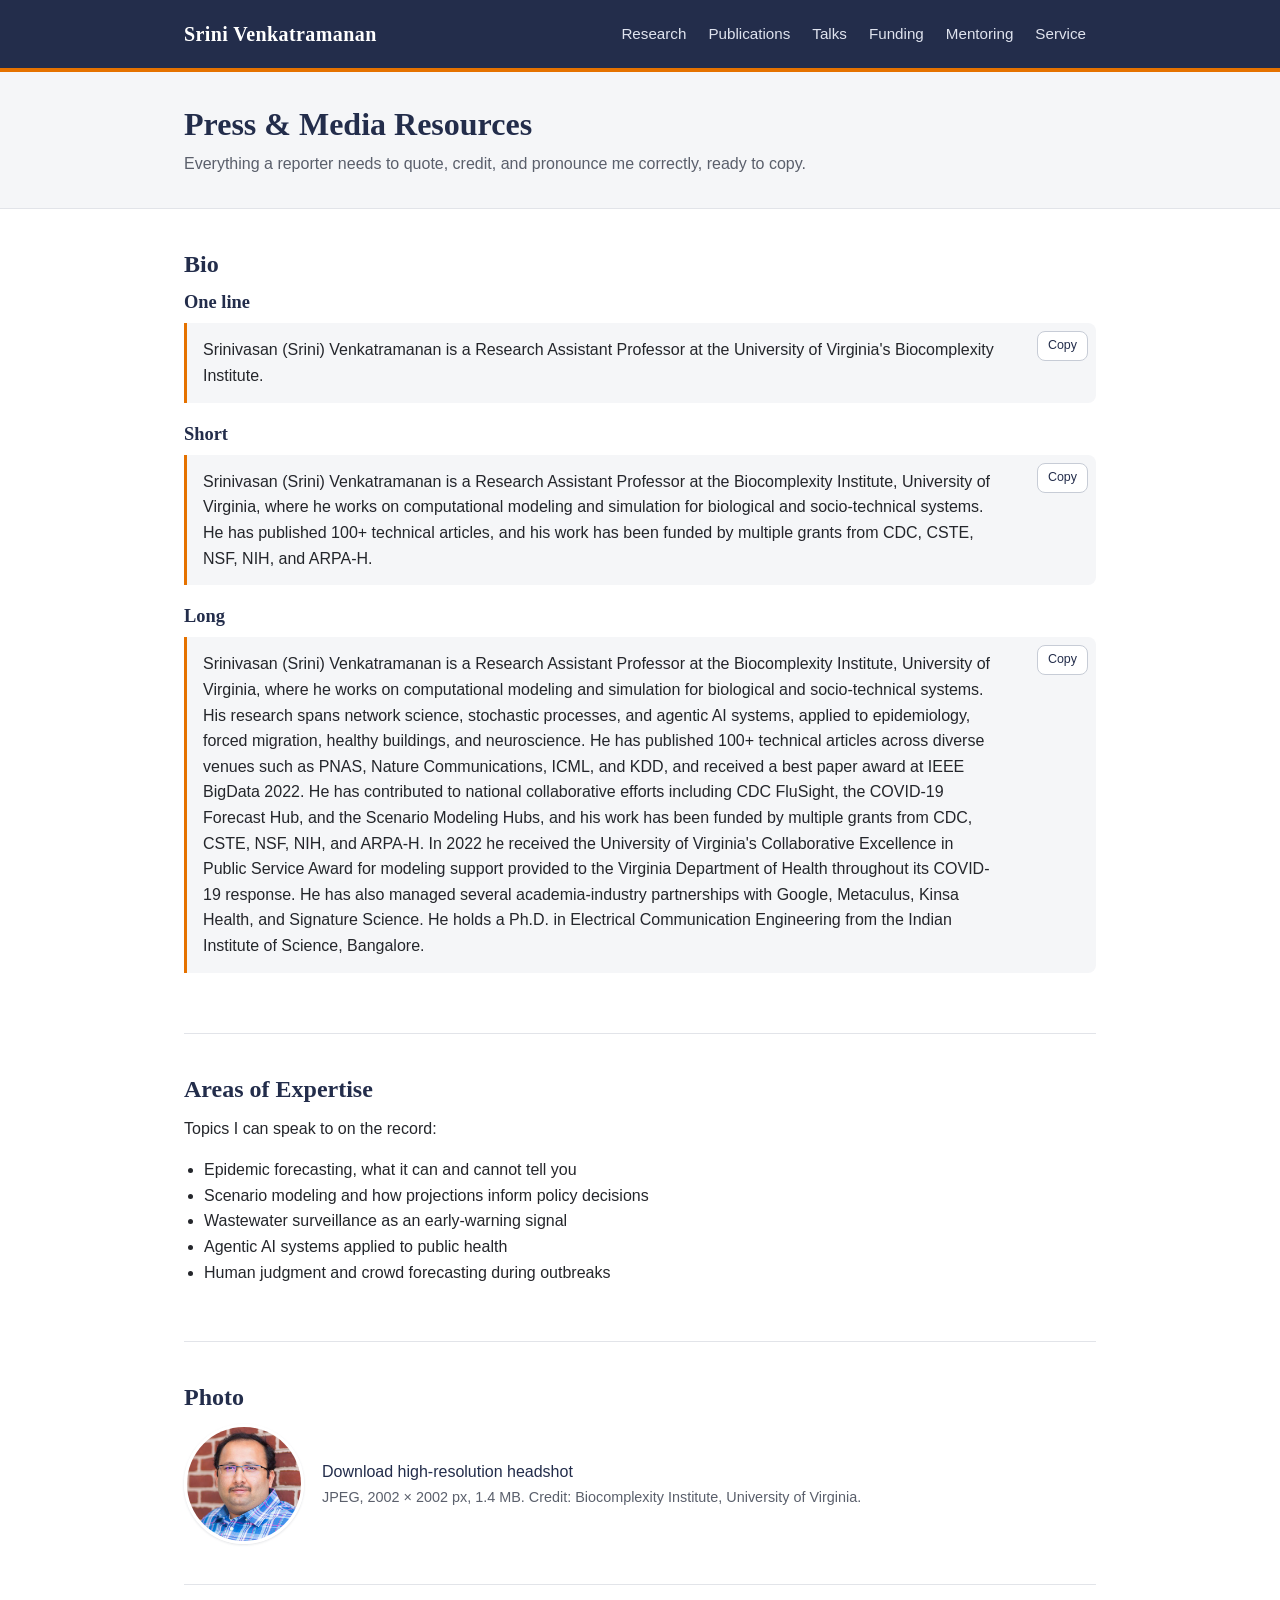
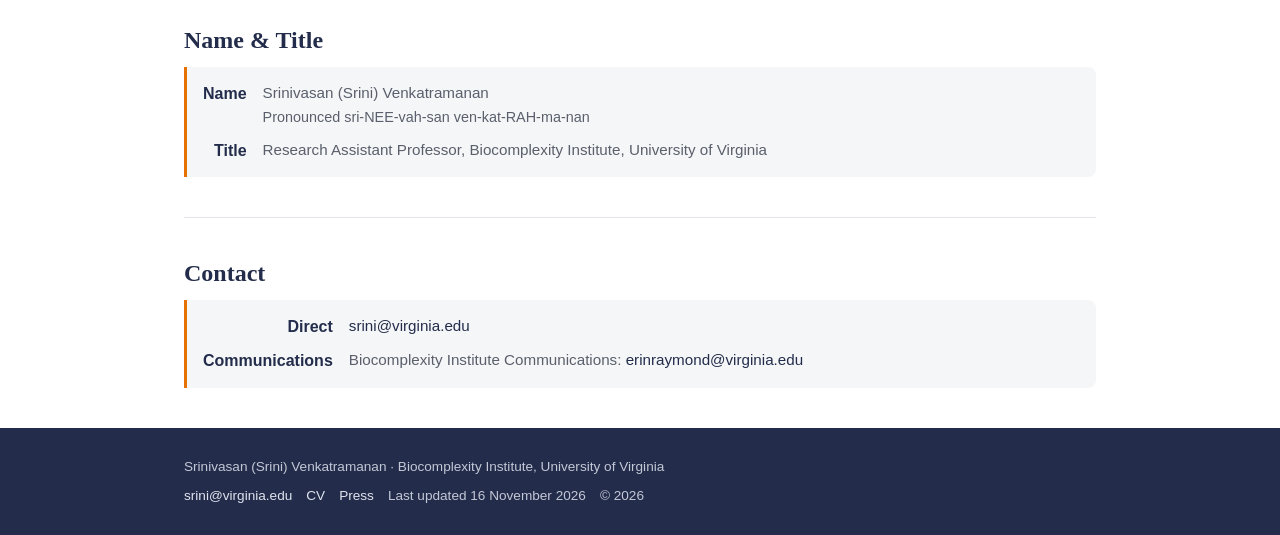
<file: press.html>
<!doctype html>
<html lang="en">
<head>
<meta charset="utf-8">
<meta name="viewport" content="width=device-width, initial-scale=1">
<title>Press &amp; Media Resources · Srini Venkatramanan</title>
<meta name="description" content="Media resources for Srinivasan (Srini) Venkatramanan: ready-to-use bios, areas of expertise, high-resolution photo, name pronunciation, and press contacts.">
<!-- Social sharing (Open Graph / Twitter Card) -->
<meta property="og:type" content="website">
<meta property="og:site_name" content="Srini Venkatramanan">
<meta property="og:title" content="Press &amp; Media Resources">
<meta property="og:description" content="Media resources for Srinivasan (Srini) Venkatramanan: ready-to-use bios, areas of expertise, high-resolution photo, name pronunciation, and press contacts.">
<meta property="og:url" content="https://srinivvenkat.github.io/press.html">
<meta property="og:image" content="https://srinivvenkat.github.io/assets/og-card.jpg">
<meta property="og:image:width" content="1200">
<meta property="og:image:height" content="630">
<meta property="og:image:alt" content="Srini Venkatramanan, Research Assistant Professor, Biocomplexity Institute, University of Virginia">
<meta name="twitter:card" content="summary_large_image">
<meta name="twitter:title" content="Press &amp; Media Resources">
<meta name="twitter:description" content="Media resources for Srinivasan (Srini) Venkatramanan: ready-to-use bios, areas of expertise, high-resolution photo, name pronunciation, and press contacts.">
<meta name="twitter:image" content="https://srinivvenkat.github.io/assets/og-card.jpg">
<meta name="twitter:image:alt" content="Srini Venkatramanan, Research Assistant Professor, Biocomplexity Institute, University of Virginia">
<link rel="icon" href="assets/favicon.svg" type="image/svg+xml">
<link rel="stylesheet" href="css/style.css?v=24">
<script src="js/press-copy.js?v=1" defer></script>
<script src="js/back-to-top.js?v=1" defer></script>
</head>
<body id="top">

<a class="skip-link" href="#main">Skip to content</a>

<header class="site-header">
  <div class="container">
    <div class="site-title"><a href="index.html">Srini Venkatramanan</a></div>
    <nav class="site-nav" aria-label="Main">
      <a href="research.html">Research</a>
      <a href="publications.html">Publications</a>
      <a href="talks.html">Talks</a>
      <a href="funding.html">Funding</a>
      <a href="mentoring.html">Mentoring</a>
      <a href="service.html">Service</a>
    </nav>
  </div>
</header>

<section class="page-hero">
  <div class="container">
    <h1>Press &amp; Media Resources</h1>
    <p>Everything a reporter needs to quote, credit, and pronounce me correctly, ready to copy.</p>
  </div>
</section>

<main id="main" tabindex="-1">
  <div class="container">

    <!-- Three bio lengths rather than one: a byline note, a caption, and a
         profile paragraph are different jobs, and a reporter given only one
         length will cut it themselves, which is where titles and affiliations
         get mangled. Each is plain selectable text; js/press-copy.js adds a
         Copy button when it can, and the page is complete without it. -->
    <section id="bio">
      <h2>Bio</h2>

      <h3>One line</h3>
      <blockquote class="press-text" data-copy>
        <p>Srinivasan (Srini) Venkatramanan is a Research Assistant Professor at the University of Virginia's Biocomplexity Institute.</p>
      </blockquote>

      <h3>Short</h3>
      <blockquote class="press-text" data-copy>
        <p>Srinivasan (Srini) Venkatramanan is a Research Assistant Professor at the Biocomplexity Institute, University of Virginia, where he works on computational modeling and simulation for biological and socio-technical systems. He has published 100+ technical articles, and his work has been funded by multiple grants from CDC, CSTE, NSF, NIH, and ARPA-H.</p>
      </blockquote>

      <h3>Long</h3>
      <blockquote class="press-text" data-copy>
        <p>Srinivasan (Srini) Venkatramanan is a Research Assistant Professor at the Biocomplexity Institute, University of Virginia, where he works on computational modeling and simulation for biological and socio-technical systems. His research spans network science, stochastic processes, and agentic AI systems, applied to epidemiology, forced migration, healthy buildings, and neuroscience. He has published 100+ technical articles across diverse venues such as PNAS, Nature Communications, ICML, and KDD, and received a best paper award at IEEE BigData 2022. He has contributed to national collaborative efforts including CDC FluSight, the COVID-19 Forecast Hub, and the Scenario Modeling Hubs, and his work has been funded by multiple grants from CDC, CSTE, NSF, NIH, and ARPA-H. In 2022 he received the University of Virginia's Collaborative Excellence in Public Service Award for modeling support provided to the Virginia Department of Health throughout its COVID-19 response. He has also managed several academia-industry partnerships with Google, Metaculus, Kinsa Health, and Signature Science. He holds a Ph.D. in Electrical Communication Engineering from the Indian Institute of Science, Bangalore.</p>
      </blockquote>
    </section>

    <section id="expertise">
      <h2>Areas of Expertise</h2>
      <p>Topics I can speak to on the record:</p>
      <ul>
        <li>Epidemic forecasting, what it can and cannot tell you</li>
        <li>Scenario modeling and how projections inform policy decisions</li>
        <li>Wastewater surveillance as an early-warning signal</li>
        <li>Agentic AI systems applied to public health</li>
        <li>Human judgment and crowd forecasting during outbreaks</li>
      </ul>
    </section>

    <section id="assets">
      <h2>Photo</h2>
      <div class="press-asset">
        <img src="assets/headshot.jpg" alt="Portrait of Srinivasan Venkatramanan" width="120" height="120">
        <div>
          <p><a href="assets/headshot-full.jpg">Download high-resolution headshot</a><br>
          <span class="entry-meta">JPEG, 2002 &times; 2002 px, 1.4&nbsp;MB. Credit: Biocomplexity Institute, University of Virginia.</span></p>
        </div>
      </div>
    </section>

    <section id="name-and-title">
      <h2>Name &amp; Title</h2>
      <dl class="ask-list">
        <dt>Name</dt>
        <dd>Srinivasan (Srini) Venkatramanan<br>
        <span class="entry-meta">Pronounced sri-NEE-vah-san ven-kat-RAH-ma-nan</span></dd>
        <dt>Title</dt>
        <dd>Research Assistant Professor, Biocomplexity Institute, University of Virginia</dd>
      </dl>
    </section>

    <section id="press-contact">
      <h2>Contact</h2>
      <dl class="ask-list">
        <dt>Direct</dt>
        <dd><a href="mailto:srini@virginia.edu">srini@virginia.edu</a></dd>
        <dt>Communications</dt>
        <dd>Biocomplexity Institute Communications:
        <a href="mailto:erinraymond@virginia.edu">erinraymond@virginia.edu</a></dd>
      </dl>
    </section>

  </div>
</main>

<footer class="site-footer">
  <div class="container">
    <div>Srinivasan (Srini) Venkatramanan &middot; Biocomplexity Institute, University of Virginia</div>
    <div class="footer-links">
      <a href="mailto:srini@virginia.edu">srini@virginia.edu</a>
      <a href="SV_CV.pdf">CV</a>
      <a href="press.html">Press</a>
      <span>Last updated <time datetime="2026-11-16">16 November 2026</time></span>
      <span>&copy; 2026</span>
    </div>
  </div>
</footer>

</body>
</html>
</file>
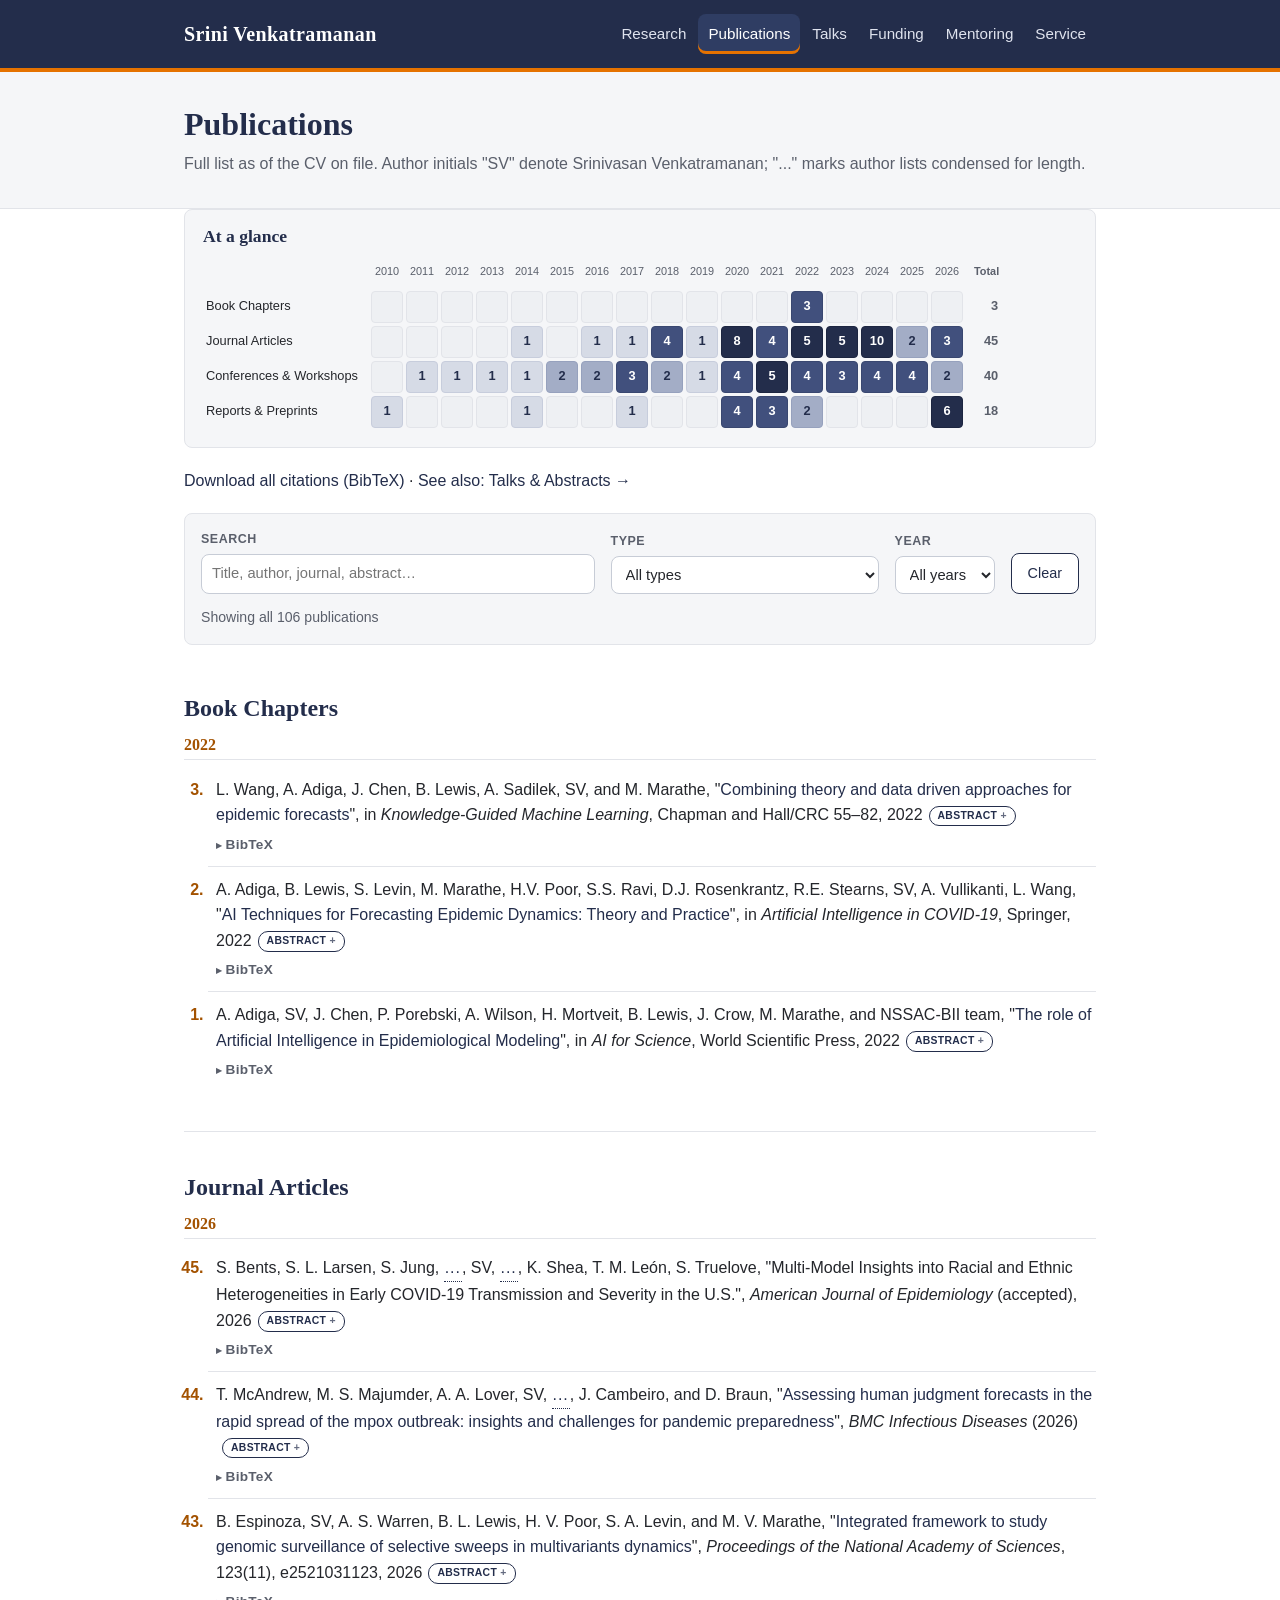
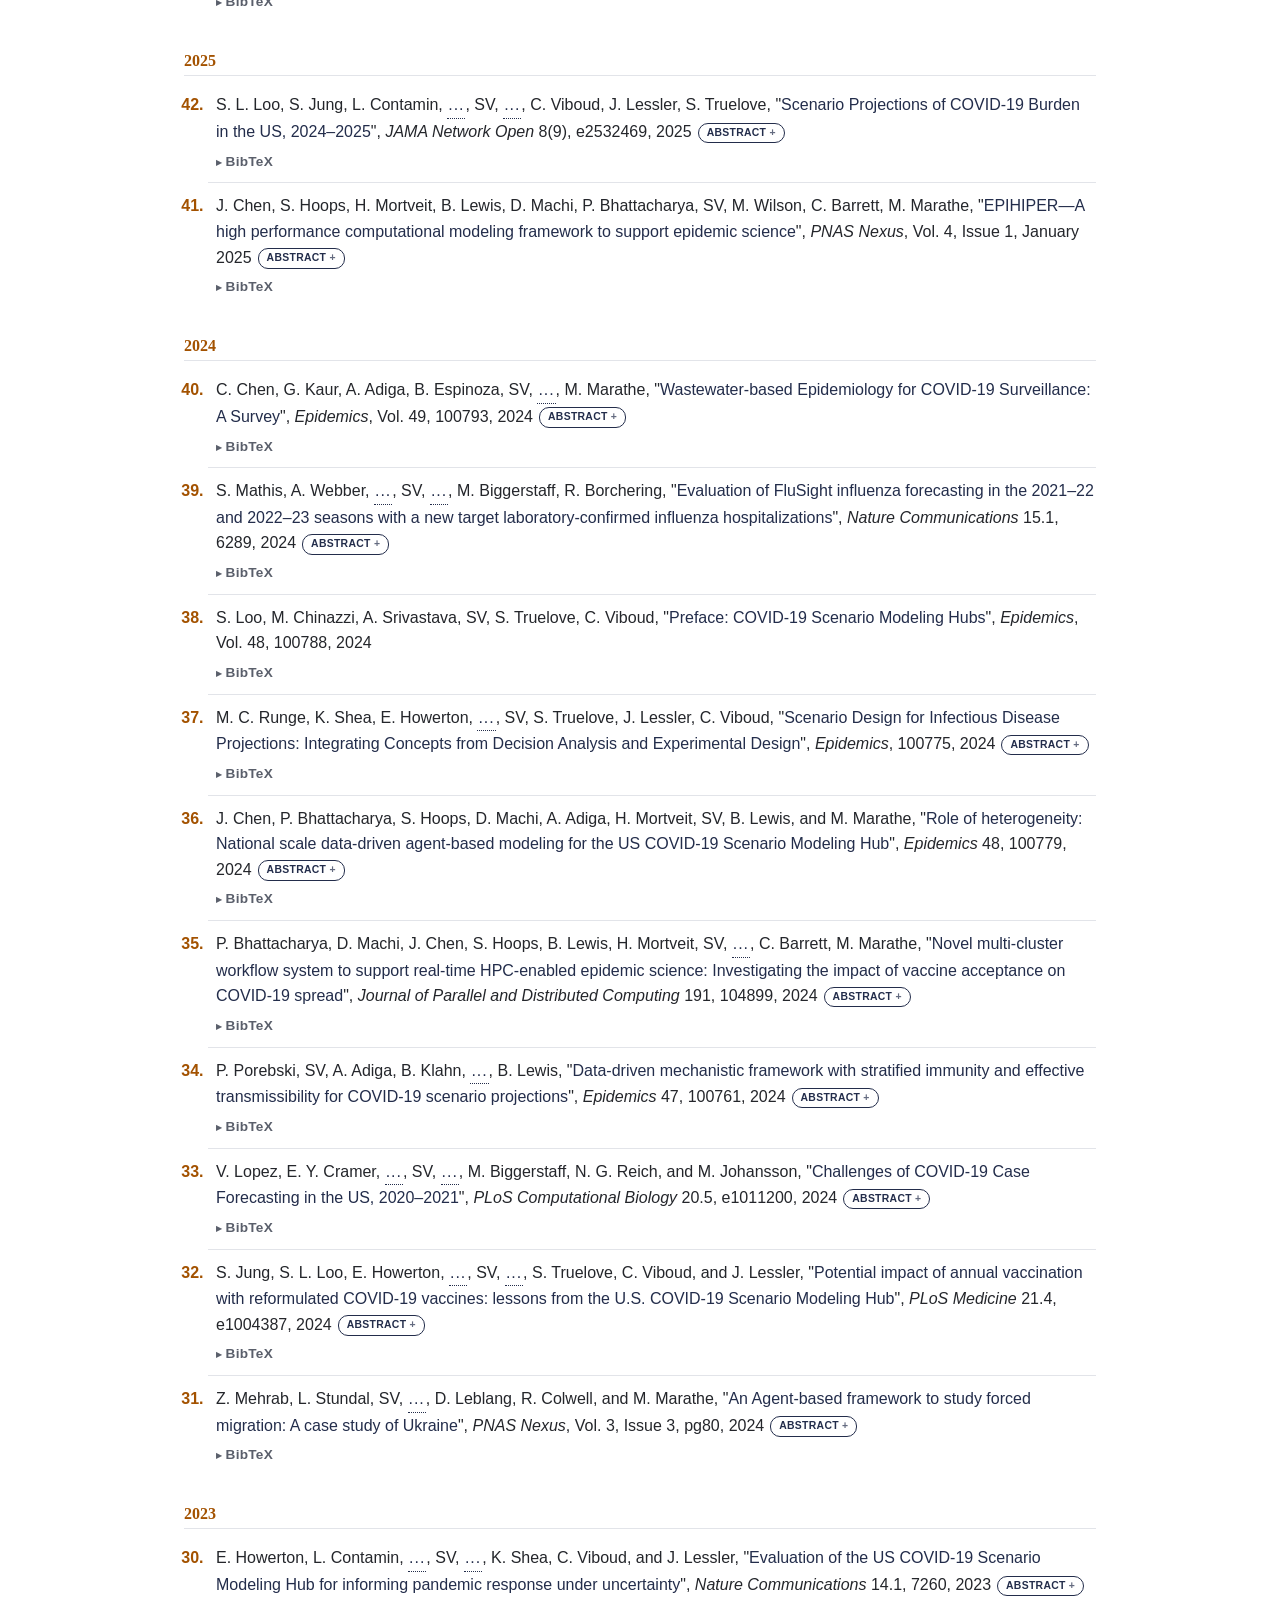
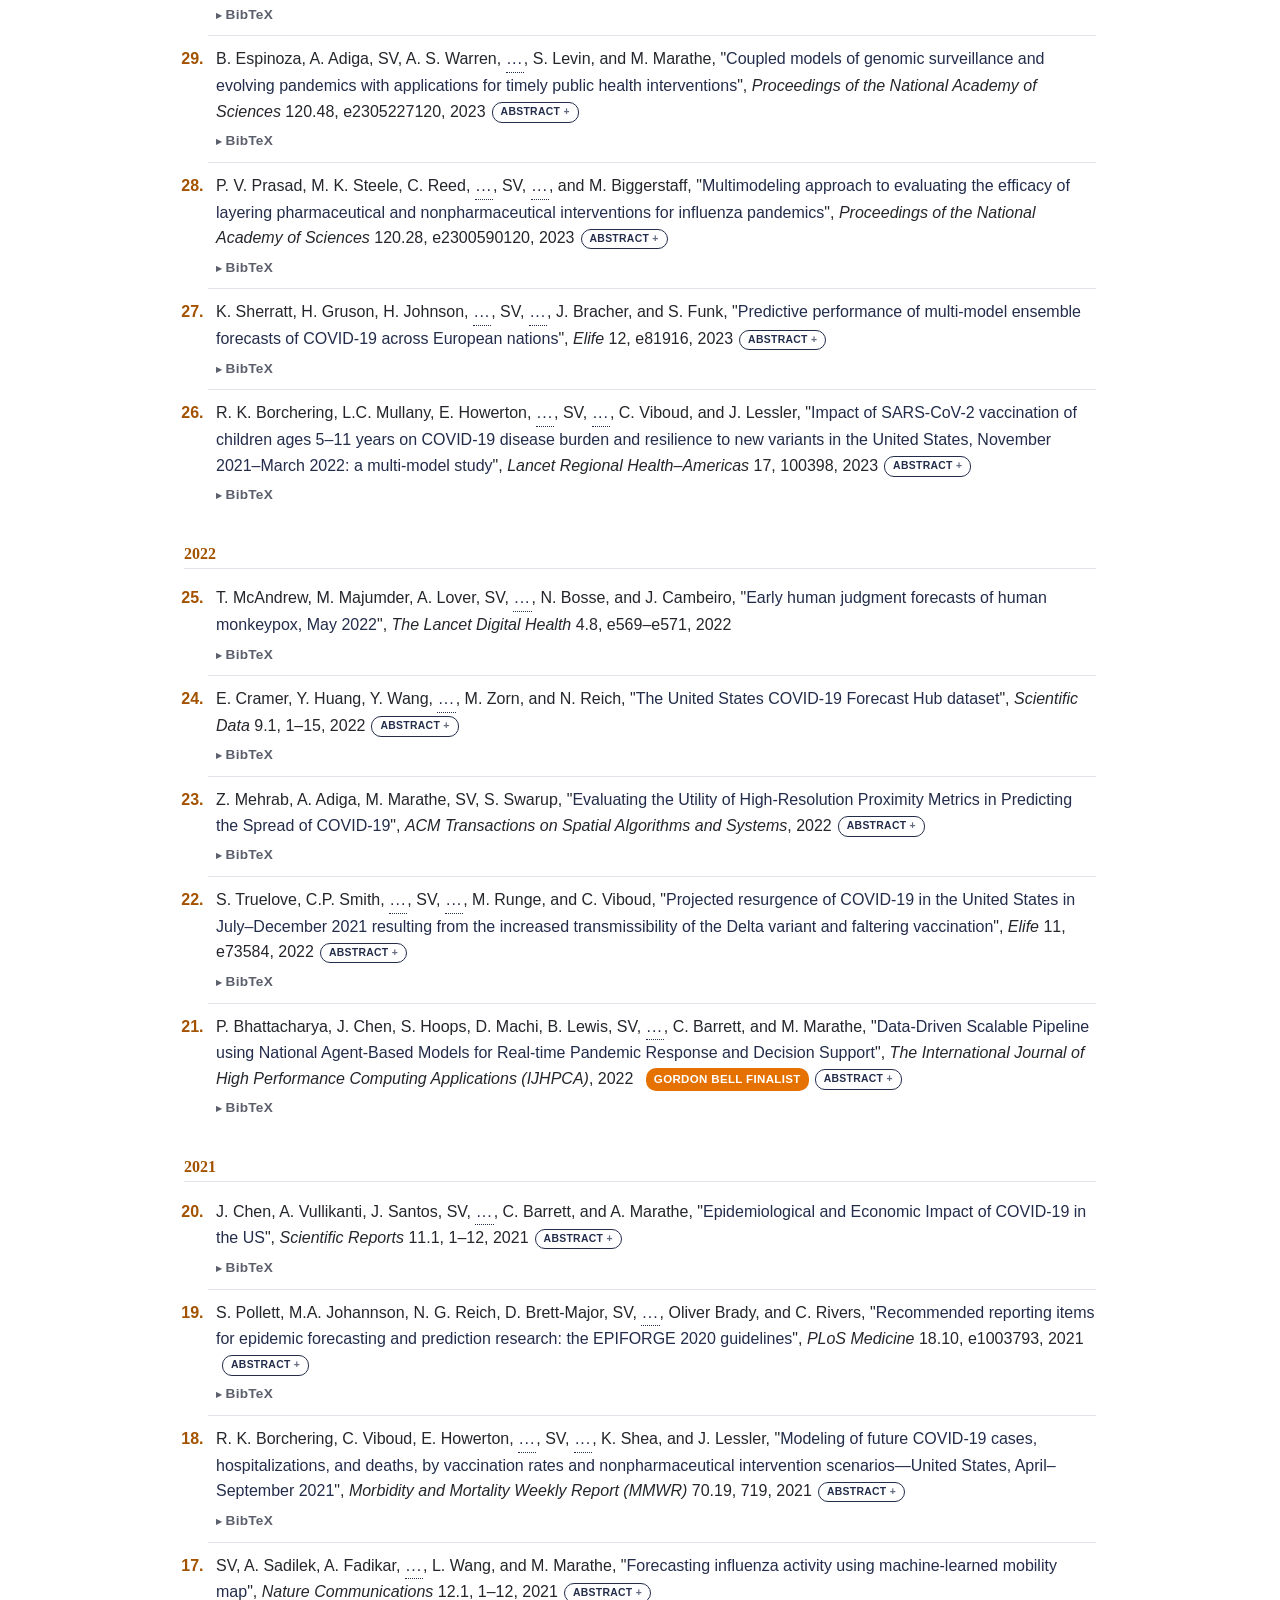
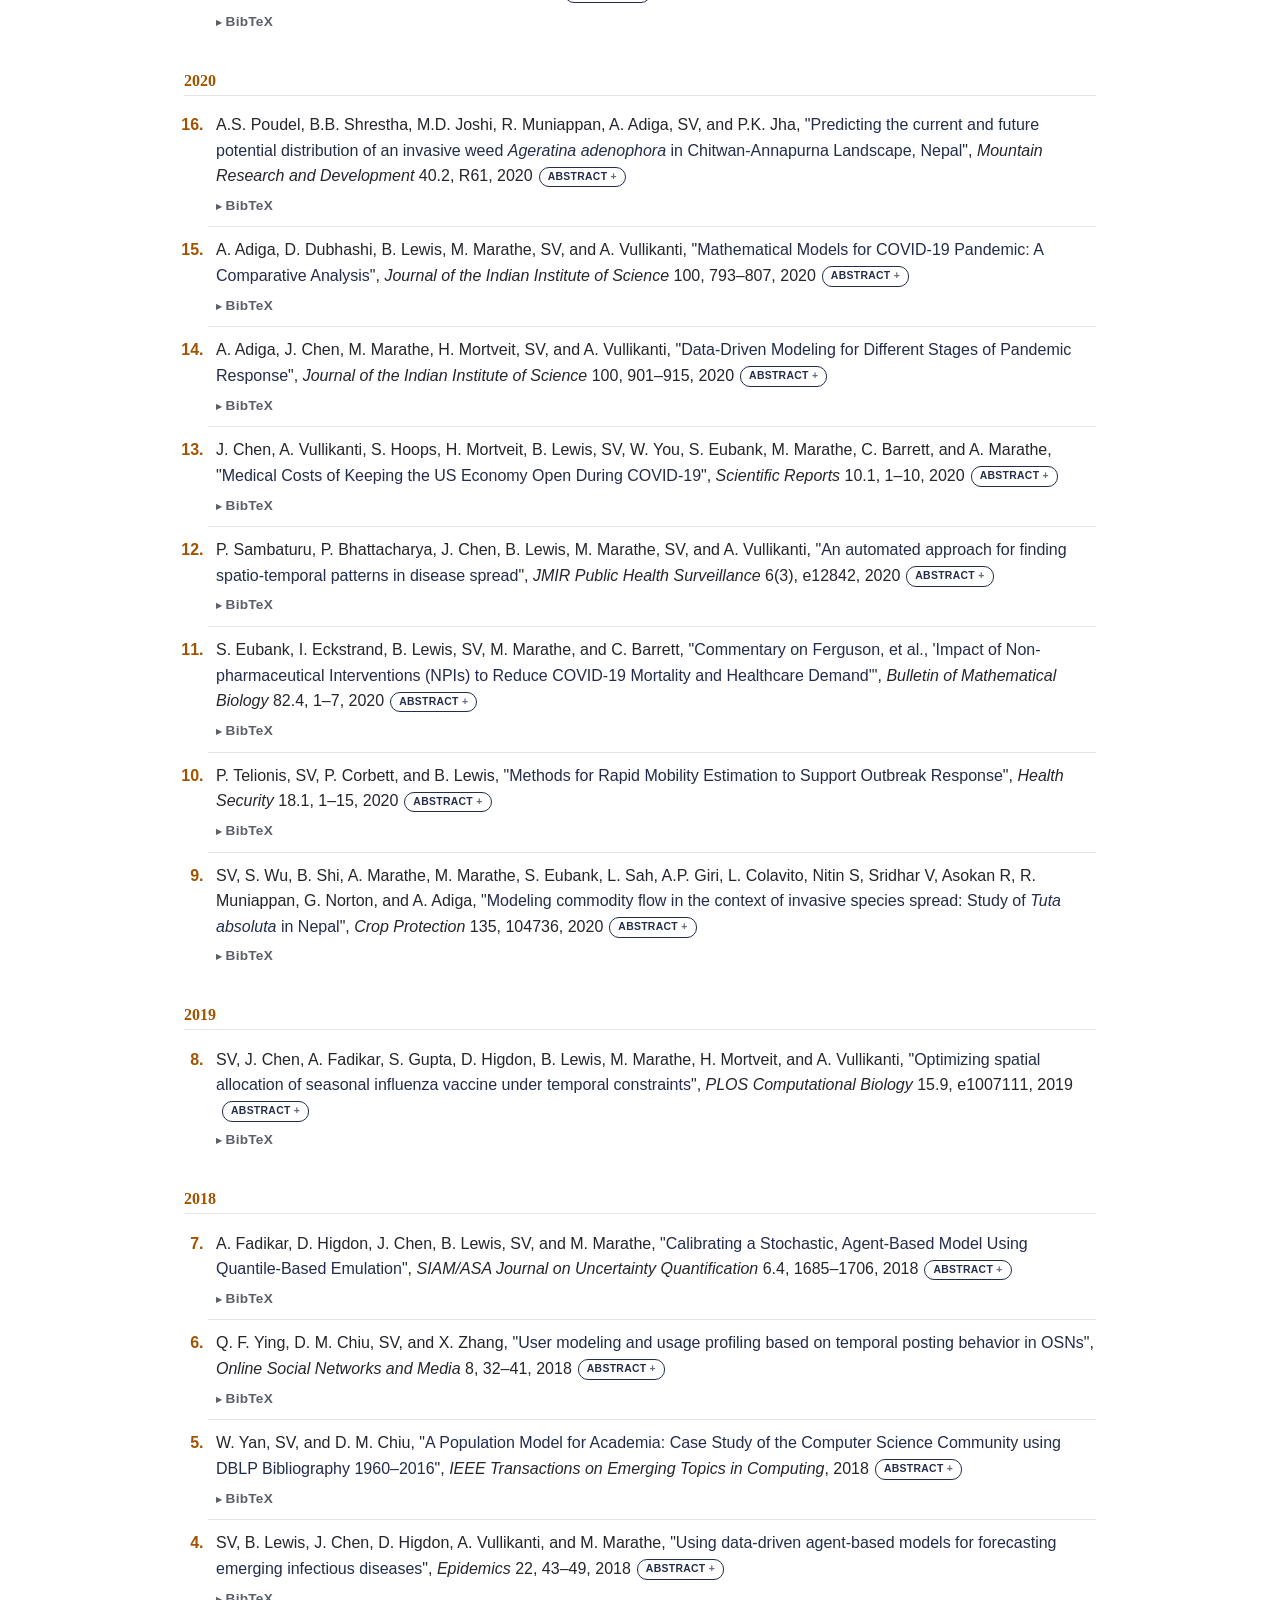
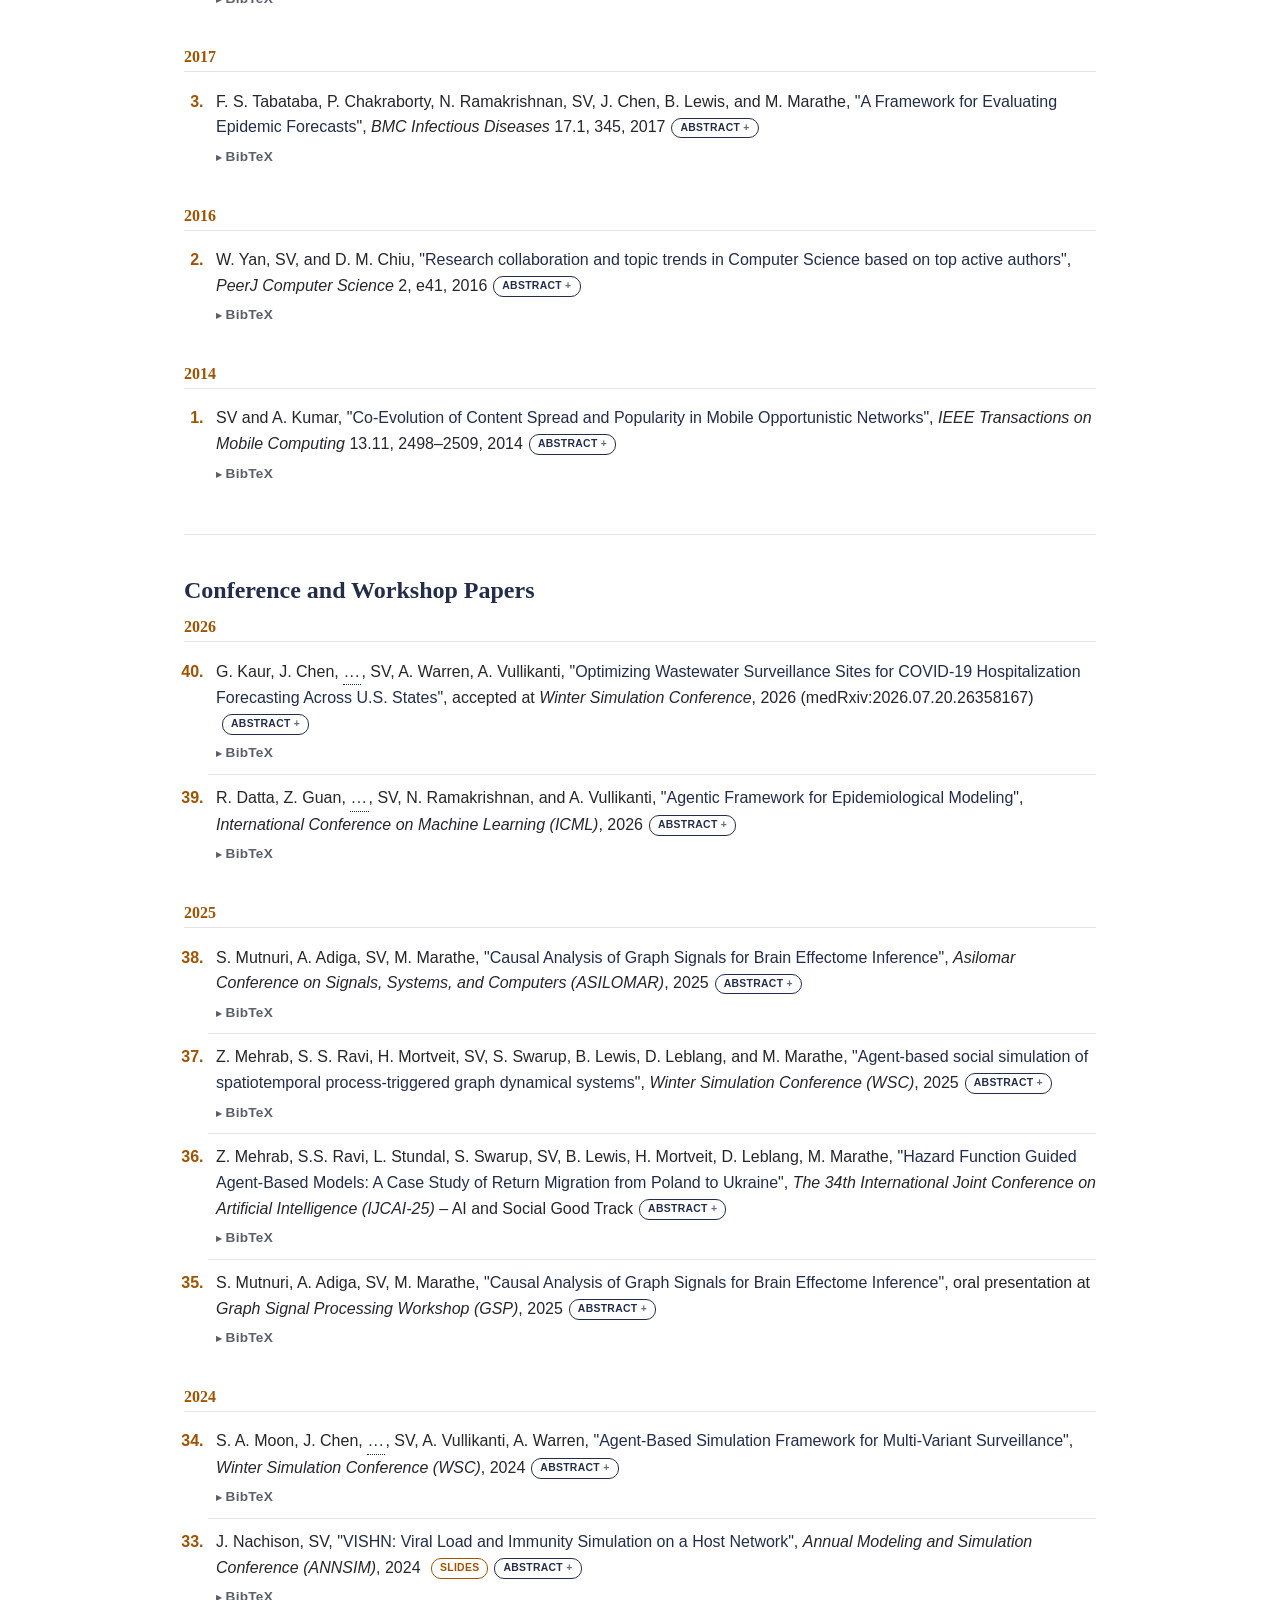
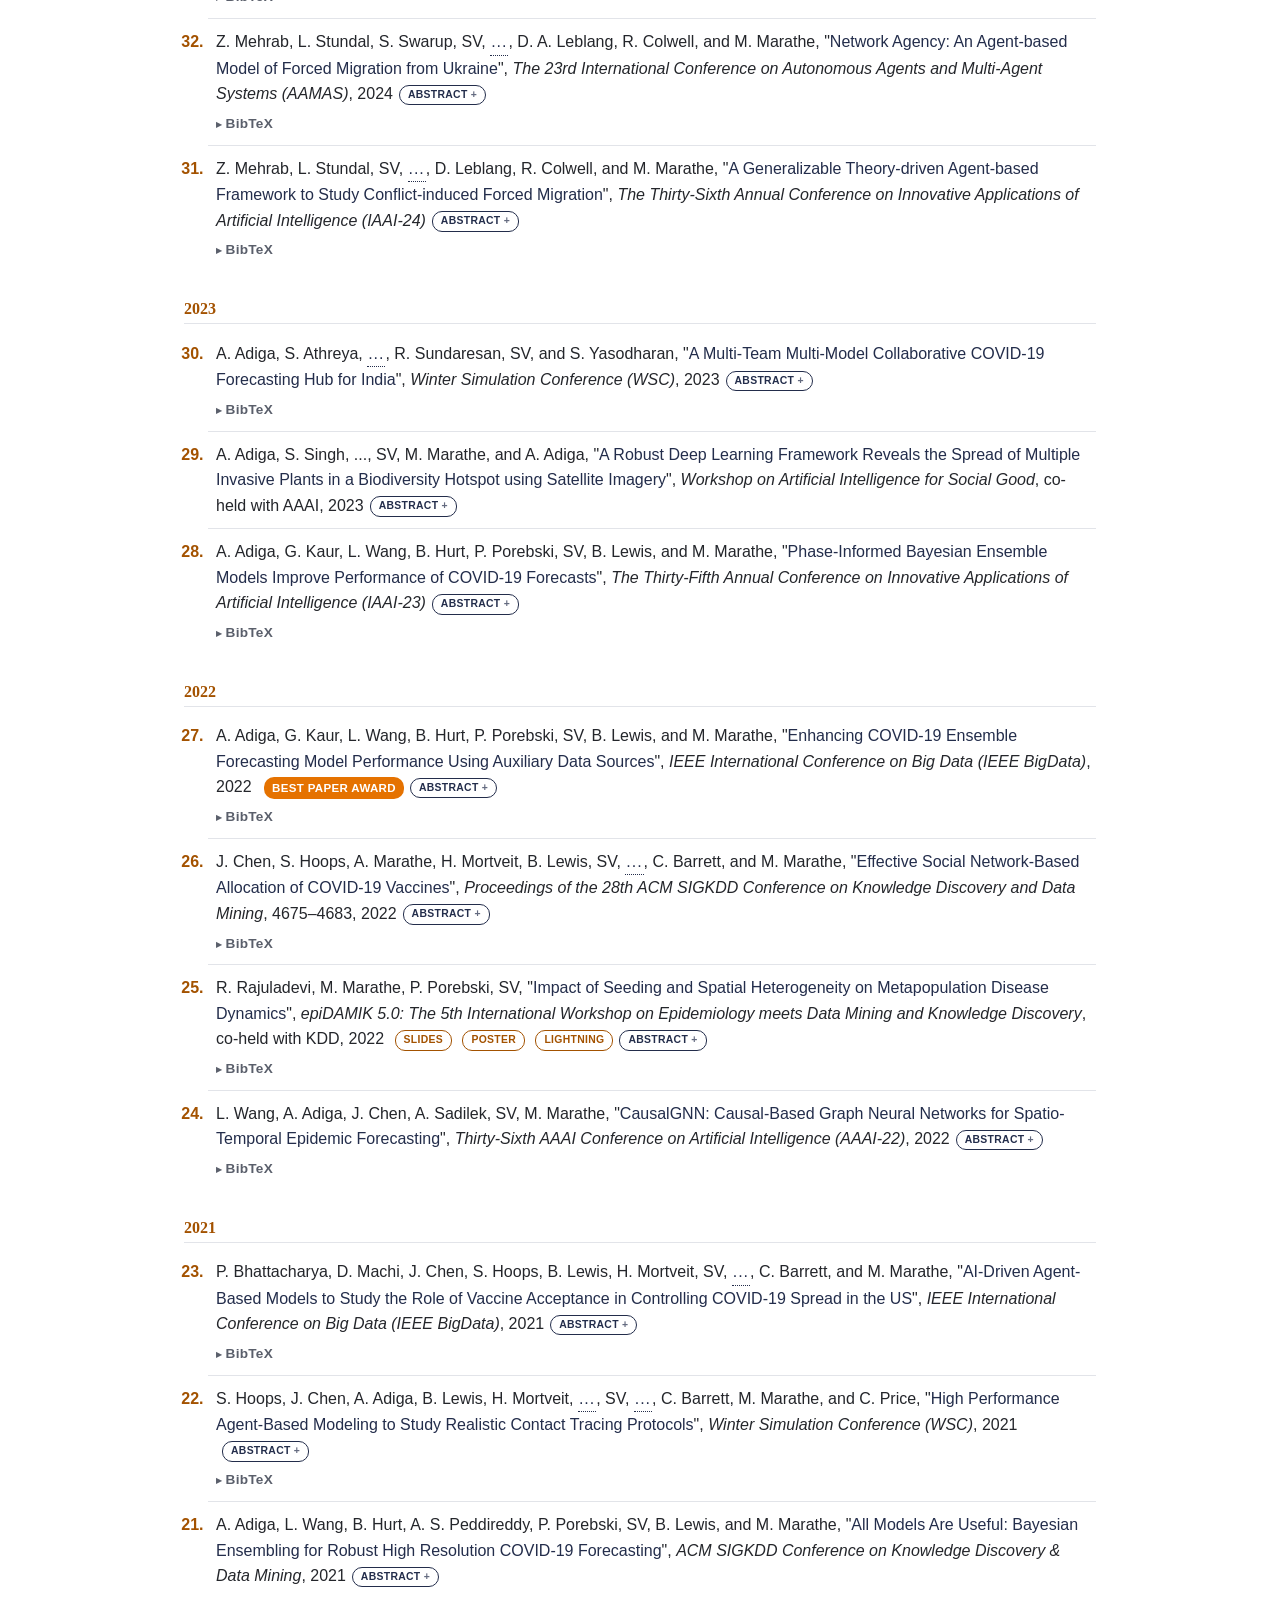
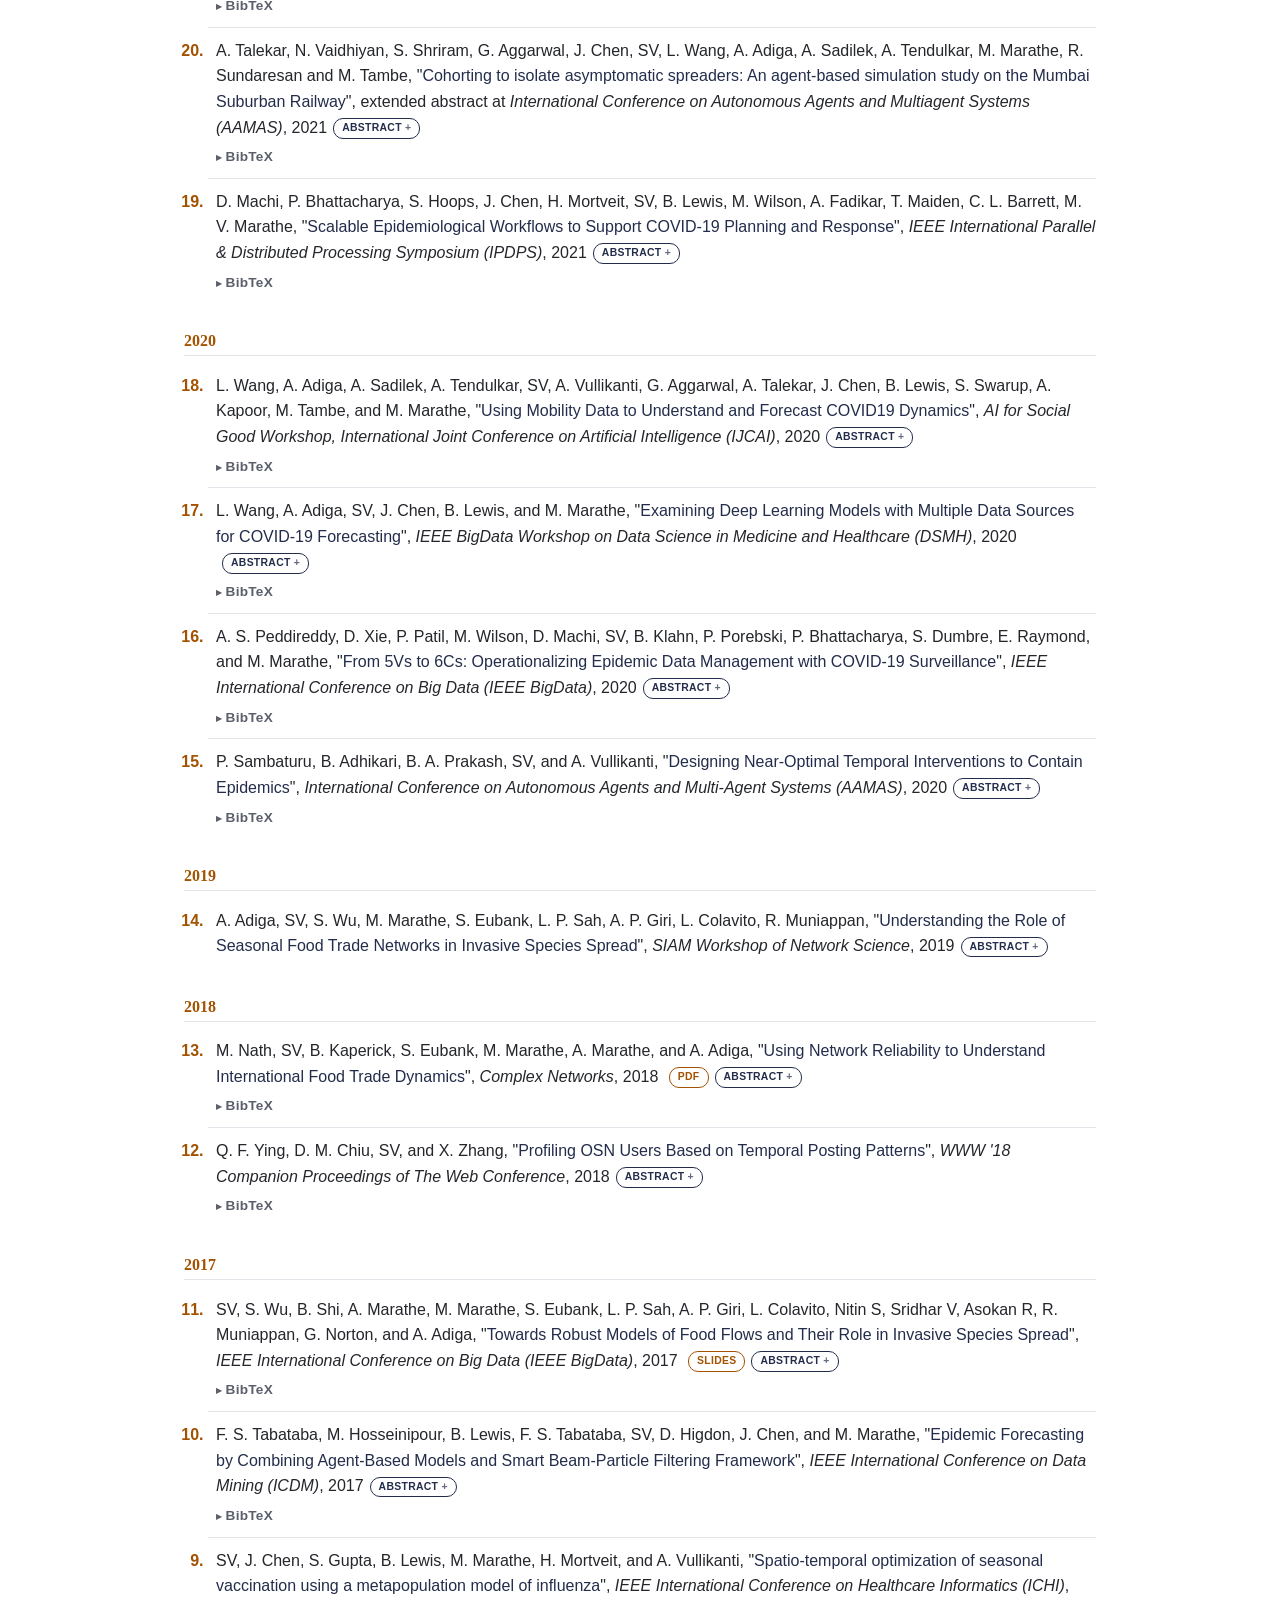
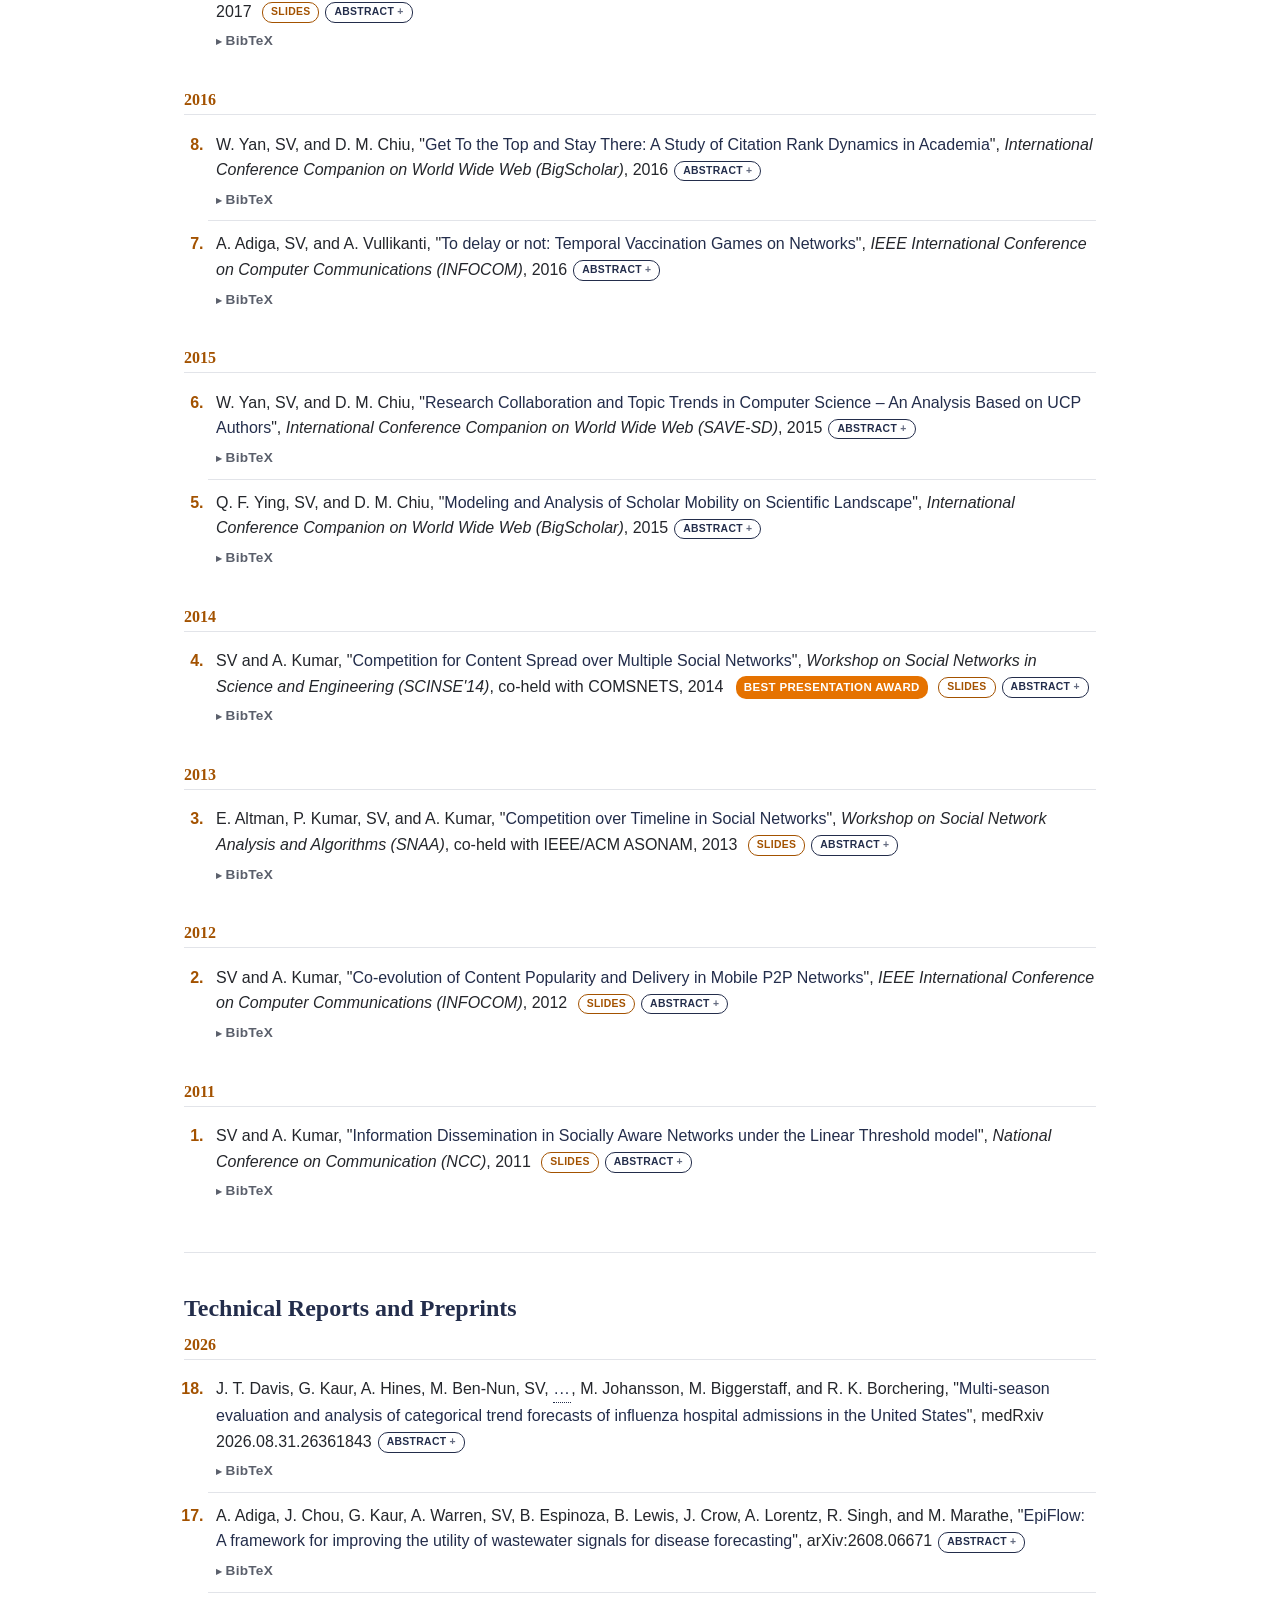
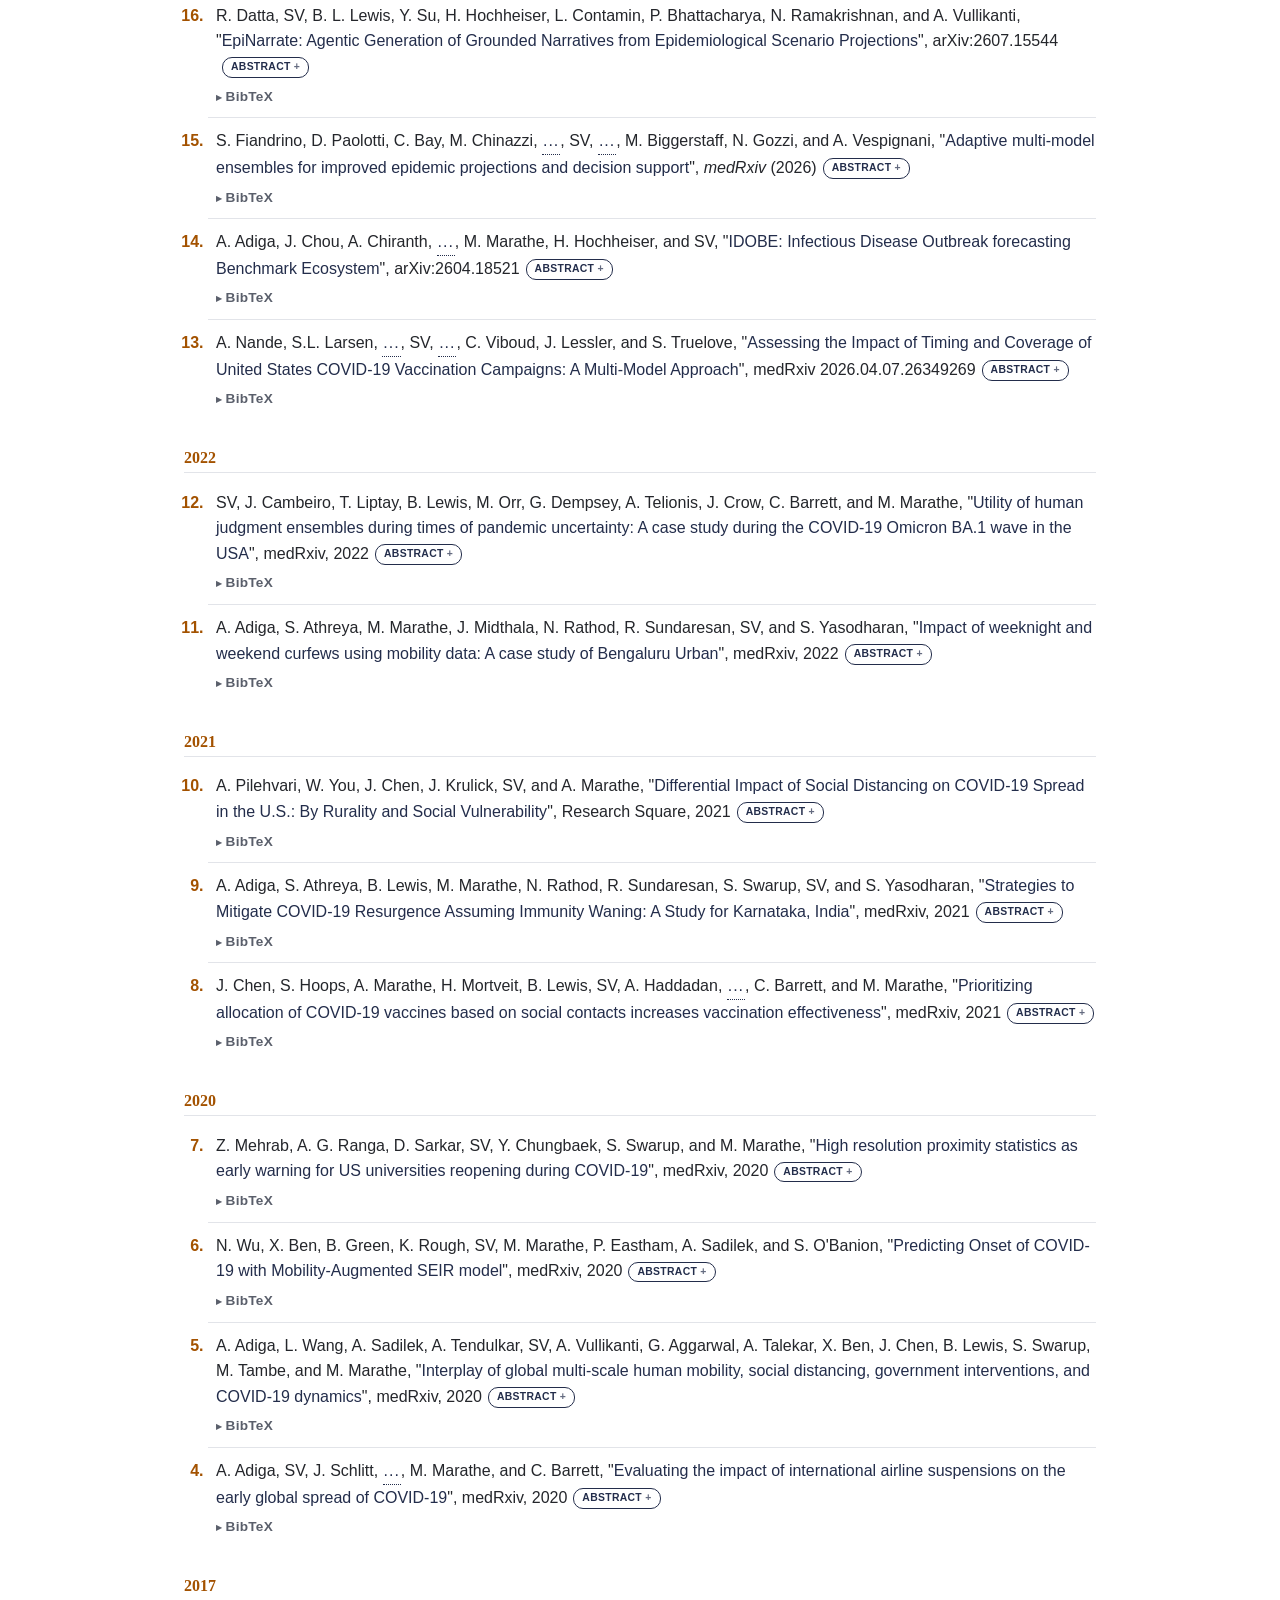
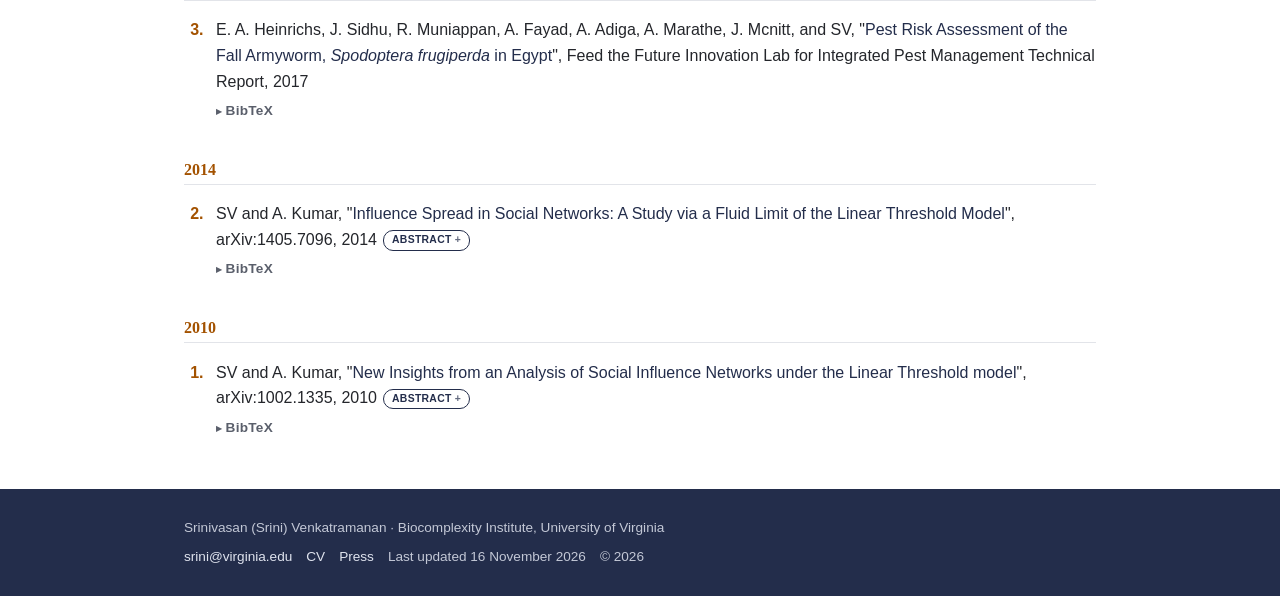
<file: publications.html>
<!doctype html>
<html lang="en">
<head>
<meta charset="utf-8">
<meta name="viewport" content="width=device-width, initial-scale=1">
<title>Publications · Srini Venkatramanan</title>
<meta name="description" content="Full publication list for Srinivasan (Srini) Venkatramanan: book chapters, journal articles, conference and workshop papers, and technical reports and preprints.">
<!-- Social sharing (Open Graph / Twitter Card) -->
<meta property="og:type" content="website">
<meta property="og:site_name" content="Srini Venkatramanan">
<meta property="og:title" content="Publications">
<meta property="og:description" content="Full publication list for Srinivasan (Srini) Venkatramanan: book chapters, journal articles, conference and workshop papers, and technical reports and preprints.">
<meta property="og:url" content="https://srinivvenkat.github.io/publications.html">
<meta property="og:image" content="https://srinivvenkat.github.io/assets/og-card.jpg">
<meta property="og:image:width" content="1200">
<meta property="og:image:height" content="630">
<meta property="og:image:alt" content="Srini Venkatramanan, Research Assistant Professor, Biocomplexity Institute, University of Virginia">
<meta name="twitter:card" content="summary_large_image">
<meta name="twitter:title" content="Publications">
<meta name="twitter:description" content="Full publication list for Srinivasan (Srini) Venkatramanan: book chapters, journal articles, conference and workshop papers, and technical reports and preprints.">
<meta name="twitter:image" content="https://srinivvenkat.github.io/assets/og-card.jpg">
<meta name="twitter:image:alt" content="Srini Venkatramanan, Research Assistant Professor, Biocomplexity Institute, University of Virginia">
<link rel="icon" href="assets/favicon.svg" type="image/svg+xml">
<link rel="stylesheet" href="css/style.css?v=24">
<script src="js/abstracts.js?v=4" defer></script>
<script src="js/pub-authors.js?v=5" defer></script>
<script src="js/pub-bibtex.js?v=1" defer></script>
<script src="js/pub-filter.js?v=6" defer></script>
<script src="js/pub-heatmap.js?v=3" defer></script>
<script src="js/pub-search.js?v=5" defer></script>
<script src="js/back-to-top.js?v=1" defer></script>
</head>
<body id="top">

<a class="skip-link" href="#main">Skip to content</a>

<header class="site-header">
  <div class="container">
    <div class="site-title"><a href="index.html">Srini Venkatramanan</a></div>
    <nav class="site-nav" aria-label="Main">
      <a href="research.html">Research</a>
      <a href="publications.html" class="active" aria-current="page">Publications</a>
      <a href="talks.html">Talks</a>
      <a href="funding.html">Funding</a>
      <a href="mentoring.html">Mentoring</a>
      <a href="service.html">Service</a>
    </nav>
  </div>
</header>

<section class="page-hero">
  <div class="container">
    <h1>Publications</h1>
    <p>Full list as of the CV on file. Author initials "SV" denote Srinivasan Venkatramanan; "..." marks author lists condensed for length.</p>
  </div>
</section>

<main id="main" tabindex="-1">
  <div class="container">

    <p><a href="SV_publications.bib" download>Download all citations (BibTeX)</a> &middot; <a href="talks.html">See also: Talks &amp; Abstracts &rarr;</a></p>

    <section id="book-chapters">
      <h2>Book Chapters</h2>
      <h3 class="pub-year">2022</h3>
      <ol class="pub-list">
        <li value="3">L. Wang, A. Adiga, J. Chen, B. Lewis, A. Sadilek, SV, and M. Marathe, "<a href="https://doi.org/10.1201/9781003143376-3" target="_blank" rel="noopener noreferrer">Combining theory and data driven approaches for epidemic forecasts</a>", in <em>Knowledge-Guided Machine Learning</em>, Chapman and Hall/CRC 55&ndash;82, 2022</li>
        <li value="2">A. Adiga, B. Lewis, S. Levin, M. Marathe, H.V. Poor, S.S. Ravi, D.J. Rosenkrantz, R.E. Stearns, SV, A. Vullikanti, L. Wang, "<a href="https://doi.org/10.1007/978-3-031-08506-2_9" target="_blank" rel="noopener noreferrer">AI Techniques for Forecasting Epidemic Dynamics: Theory and Practice</a>", in <em>Artificial Intelligence in COVID-19</em>, Springer, 2022</li>
        <li value="1">A. Adiga, SV, J. Chen, P. Porebski, A. Wilson, H. Mortveit, B. Lewis, J. Crow, M. Marathe, and NSSAC-BII team, "<a href="https://doi.org/10.1142/9789811265679_0020" target="_blank" rel="noopener noreferrer">The role of Artificial Intelligence in Epidemiological Modeling</a>", in <em>AI for Science</em>, World Scientific Press, 2022</li>
      </ol>
    </section>

    <section id="journal-articles">
      <h2>Journal Articles</h2>

      <h3 class="pub-year">2026</h3>
      <ol class="pub-list">
        <li value="45">S. Bents, S. L. Larsen, S. Jung, ..., SV, ..., K. Shea, T. M. León, S. Truelove, "Multi-Model Insights into Racial and Ethnic Heterogeneities in Early COVID-19 Transmission and Severity in the U.S.", <em>American Journal of Epidemiology</em> (accepted), 2026</li>
        <li value="44">T. McAndrew, M. S. Majumder, A. A. Lover, SV, ..., J. Cambeiro, and D. Braun, "<a href="https://doi.org/10.1186/s12879-026-13621-y" target="_blank" rel="noopener noreferrer">Assessing human judgment forecasts in the rapid spread of the mpox outbreak: insights and challenges for pandemic preparedness</a>", <em>BMC Infectious Diseases</em> (2026)</li>
        <li value="43">B. Espinoza, SV, A. S. Warren, B. L. Lewis, H. V. Poor, S. A. Levin, and M. V. Marathe, "<a href="https://doi.org/10.1073/pnas.2521031123" target="_blank" rel="noopener noreferrer">Integrated framework to study genomic surveillance of selective sweeps in multivariants dynamics</a>", <em>Proceedings of the National Academy of Sciences</em>, 123(11), e2521031123, 2026</li>
      </ol>

      <h3 class="pub-year">2025</h3>
      <ol class="pub-list">
        <li value="42">S. L. Loo, S. Jung, L. Contamin, ..., SV, ..., C. Viboud, J. Lessler, S. Truelove, "<a href="https://doi.org/10.1001/jamanetworkopen.2025.32469" target="_blank" rel="noopener noreferrer">Scenario Projections of COVID-19 Burden in the US, 2024&ndash;2025</a>", <em>JAMA Network Open</em> 8(9), e2532469, 2025</li>
        <li value="41">J. Chen, S. Hoops, H. Mortveit, B. Lewis, D. Machi, P. Bhattacharya, SV, M. Wilson, C. Barrett, M. Marathe, "<a href="https://doi.org/10.1093/pnasnexus/pgae557" target="_blank" rel="noopener noreferrer">EPIHIPER&mdash;A high performance computational modeling framework to support epidemic science</a>", <em>PNAS Nexus</em>, Vol. 4, Issue 1, January 2025</li>
      </ol>

      <h3 class="pub-year">2024</h3>
      <ol class="pub-list">
        <li value="40">C. Chen, G. Kaur, A. Adiga, B. Espinoza, SV, ..., M. Marathe, "<a href="https://doi.org/10.1016/j.epidem.2024.100793" target="_blank" rel="noopener noreferrer">Wastewater-based Epidemiology for COVID-19 Surveillance: A Survey</a>", <em>Epidemics</em>, Vol. 49, 100793, 2024</li>
        <li value="39">S. Mathis, A. Webber, ..., SV, ..., M. Biggerstaff, R. Borchering, "<a href="https://doi.org/10.1038/s41467-024-50601-9" target="_blank" rel="noopener noreferrer">Evaluation of FluSight influenza forecasting in the 2021&ndash;22 and 2022&ndash;23 seasons with a new target laboratory-confirmed influenza hospitalizations</a>", <em>Nature Communications</em> 15.1, 6289, 2024</li>
        <li value="38">S. Loo, M. Chinazzi, A. Srivastava, SV, S. Truelove, C. Viboud, "<a href="https://doi.org/10.1016/j.epidem.2024.100788" target="_blank" rel="noopener noreferrer">Preface: COVID-19 Scenario Modeling Hubs</a>", <em>Epidemics</em>, Vol. 48, 100788, 2024</li>
        <li value="37">M. C. Runge, K. Shea, E. Howerton, ..., SV, S. Truelove, J. Lessler, C. Viboud, "<a href="https://doi.org/10.1016/j.epidem.2024.100775" target="_blank" rel="noopener noreferrer">Scenario Design for Infectious Disease Projections: Integrating Concepts from Decision Analysis and Experimental Design</a>", <em>Epidemics</em>, 100775, 2024</li>
        <li value="36">J. Chen, P. Bhattacharya, S. Hoops, D. Machi, A. Adiga, H. Mortveit, SV, B. Lewis, and M. Marathe, "<a href="https://doi.org/10.1016/j.epidem.2024.100779" target="_blank" rel="noopener noreferrer">Role of heterogeneity: National scale data-driven agent-based modeling for the US COVID-19 Scenario Modeling Hub</a>", <em>Epidemics</em> 48, 100779, 2024</li>
        <li value="35">P. Bhattacharya, D. Machi, J. Chen, S. Hoops, B. Lewis, H. Mortveit, SV, ..., C. Barrett, M. Marathe, "<a href="https://doi.org/10.1016/j.jpdc.2024.104899" target="_blank" rel="noopener noreferrer">Novel multi-cluster workflow system to support real-time HPC-enabled epidemic science: Investigating the impact of vaccine acceptance on COVID-19 spread</a>", <em>Journal of Parallel and Distributed Computing</em> 191, 104899, 2024</li>
        <li value="34">P. Porebski, SV, A. Adiga, B. Klahn, ..., B. Lewis, "<a href="https://doi.org/10.1016/j.epidem.2024.100761" target="_blank" rel="noopener noreferrer">Data-driven mechanistic framework with stratified immunity and effective transmissibility for COVID-19 scenario projections</a>", <em>Epidemics</em> 47, 100761, 2024</li>
        <li value="33">V. Lopez, E. Y. Cramer, ..., SV, ..., M. Biggerstaff, N. G. Reich, and M. Johansson, "<a href="https://doi.org/10.1371/journal.pcbi.1011200" target="_blank" rel="noopener noreferrer">Challenges of COVID-19 Case Forecasting in the US, 2020&ndash;2021</a>", <em>PLoS Computational Biology</em> 20.5, e1011200, 2024</li>
        <li value="32">S. Jung, S. L. Loo, E. Howerton, ..., SV, ..., S. Truelove, C. Viboud, and J. Lessler, "<a href="https://doi.org/10.1371/journal.pmed.1004387" target="_blank" rel="noopener noreferrer">Potential impact of annual vaccination with reformulated COVID-19 vaccines: lessons from the U.S. COVID-19 Scenario Modeling Hub</a>", <em>PLoS Medicine</em> 21.4, e1004387, 2024</li>
        <li value="31">Z. Mehrab, L. Stundal, SV, ..., D. Leblang, R. Colwell, and M. Marathe, "<a href="https://doi.org/10.1093/pnasnexus/pgae080" target="_blank" rel="noopener noreferrer">An Agent-based framework to study forced migration: A case study of Ukraine</a>", <em>PNAS Nexus</em>, Vol. 3, Issue 3, pg80, 2024</li>
      </ol>

      <h3 class="pub-year">2023</h3>
      <ol class="pub-list">
        <li value="30">E. Howerton, L. Contamin, ..., SV, ..., K. Shea, C. Viboud, and J. Lessler, "<a href="https://doi.org/10.1038/s41467-023-42680-x" target="_blank" rel="noopener noreferrer">Evaluation of the US COVID-19 Scenario Modeling Hub for informing pandemic response under uncertainty</a>", <em>Nature Communications</em> 14.1, 7260, 2023</li>
        <li value="29">B. Espinoza, A. Adiga, SV, A. S. Warren, ..., S. Levin, and M. Marathe, "<a href="https://doi.org/10.1073/pnas.2305227120" target="_blank" rel="noopener noreferrer">Coupled models of genomic surveillance and evolving pandemics with applications for timely public health interventions</a>", <em>Proceedings of the National Academy of Sciences</em> 120.48, e2305227120, 2023</li>
        <li value="28">P. V. Prasad, M. K. Steele, C. Reed, ..., SV, ..., and M. Biggerstaff, "<a href="https://doi.org/10.1073/pnas.2300590120" target="_blank" rel="noopener noreferrer">Multimodeling approach to evaluating the efficacy of layering pharmaceutical and nonpharmaceutical interventions for influenza pandemics</a>", <em>Proceedings of the National Academy of Sciences</em> 120.28, e2300590120, 2023</li>
        <li value="27">K. Sherratt, H. Gruson, H. Johnson, ..., SV, ..., J. Bracher, and S. Funk, "<a href="https://doi.org/10.7554/eLife.81916" target="_blank" rel="noopener noreferrer">Predictive performance of multi-model ensemble forecasts of COVID-19 across European nations</a>", <em>Elife</em> 12, e81916, 2023</li>
        <li value="26">R. K. Borchering, L.C. Mullany, E. Howerton, ..., SV, ..., C. Viboud, and J. Lessler, "<a href="https://doi.org/10.1016/j.lana.2022.100398" target="_blank" rel="noopener noreferrer">Impact of SARS-CoV-2 vaccination of children ages 5&ndash;11 years on COVID-19 disease burden and resilience to new variants in the United States, November 2021&ndash;March 2022: a multi-model study</a>", <em>Lancet Regional Health&ndash;Americas</em> 17, 100398, 2023</li>
      </ol>

      <h3 class="pub-year">2022</h3>
      <ol class="pub-list">
        <li value="25">T. McAndrew, M. Majumder, A. Lover, SV, ..., N. Bosse, and J. Cambeiro, "<a href="https://doi.org/10.1016/s2589-7500(22)00127-3" target="_blank" rel="noopener noreferrer">Early human judgment forecasts of human monkeypox, May 2022</a>", <em>The Lancet Digital Health</em> 4.8, e569&ndash;e571, 2022</li>
        <li value="24">E. Cramer, Y. Huang, Y. Wang, ..., M. Zorn, and N. Reich, "<a href="https://doi.org/10.1038/s41597-022-01517-w" target="_blank" rel="noopener noreferrer">The United States COVID-19 Forecast Hub dataset</a>", <em>Scientific Data</em> 9.1, 1&ndash;15, 2022</li>
        <li value="23">Z. Mehrab, A. Adiga, M. Marathe, SV, S. Swarup, "<a href="https://doi.org/10.1145/3531006" target="_blank" rel="noopener noreferrer">Evaluating the Utility of High-Resolution Proximity Metrics in Predicting the Spread of COVID-19</a>", <em>ACM Transactions on Spatial Algorithms and Systems</em>, 2022</li>
        <li value="22">S. Truelove, C.P. Smith, ..., SV, ..., M. Runge, and C. Viboud, "<a href="https://doi.org/10.7554/eLife.73584" target="_blank" rel="noopener noreferrer">Projected resurgence of COVID-19 in the United States in July&ndash;December 2021 resulting from the increased transmissibility of the Delta variant and faltering vaccination</a>", <em>Elife</em> 11, e73584, 2022</li>
        <li value="21">P. Bhattacharya, J. Chen, S. Hoops, D. Machi, B. Lewis, SV, ..., C. Barrett, and M. Marathe, "<a href="https://doi.org/10.1177/10943420221127034" target="_blank" rel="noopener noreferrer">Data-Driven Scalable Pipeline using National Agent-Based Models for Real-time Pandemic Response and Decision Support</a>", <em>The International Journal of High Performance Computing Applications (IJHPCA)</em>, 2022 <span class="badge">Gordon Bell finalist</span></li>
      </ol>

      <h3 class="pub-year">2021</h3>
      <ol class="pub-list">
        <li value="20">J. Chen, A. Vullikanti, J. Santos, SV, ..., C. Barrett, and A. Marathe, "<a href="https://doi.org/10.1038/s41598-021-99712-z" target="_blank" rel="noopener noreferrer">Epidemiological and Economic Impact of COVID-19 in the US</a>", <em>Scientific Reports</em> 11.1, 1&ndash;12, 2021</li>
        <li value="19">S. Pollett, M.A. Johannson, N. G. Reich, D. Brett-Major, SV, ..., Oliver Brady, and C. Rivers, "<a href="https://doi.org/10.1371/journal.pmed.1003793" target="_blank" rel="noopener noreferrer">Recommended reporting items for epidemic forecasting and prediction research: the EPIFORGE 2020 guidelines</a>", <em>PLoS Medicine</em> 18.10, e1003793, 2021</li>
        <li value="18">R. K. Borchering, C. Viboud, E. Howerton, ..., SV, ..., K. Shea, and J. Lessler, "<a href="https://doi.org/10.15585/mmwr.mm7019e3" target="_blank" rel="noopener noreferrer">Modeling of future COVID-19 cases, hospitalizations, and deaths, by vaccination rates and nonpharmaceutical intervention scenarios&mdash;United States, April&ndash;September 2021</a>", <em>Morbidity and Mortality Weekly Report (MMWR)</em> 70.19, 719, 2021</li>
        <li value="17">SV, A. Sadilek, A. Fadikar, ..., L. Wang, and M. Marathe, "<a href="https://doi.org/10.1038/s41467-021-21018-5" target="_blank" rel="noopener noreferrer">Forecasting influenza activity using machine-learned mobility map</a>", <em>Nature Communications</em> 12.1, 1&ndash;12, 2021</li>
      </ol>

      <h3 class="pub-year">2020</h3>
      <ol class="pub-list">
        <li value="16">A.S. Poudel, B.B. Shrestha, M.D. Joshi, R. Muniappan, A. Adiga, SV, and P.K. Jha, "<a href="https://doi.org/10.1659/mrd-journal-d-19-00069.1" target="_blank" rel="noopener noreferrer">Predicting the current and future potential distribution of an invasive weed <em>Ageratina adenophora</em> in Chitwan-Annapurna Landscape, Nepal</a>", <em>Mountain Research and Development</em> 40.2, R61, 2020</li>
        <li value="15">A. Adiga, D. Dubhashi, B. Lewis, M. Marathe, SV, and A. Vullikanti, "<a href="https://doi.org/10.1007/s41745-020-00200-6" target="_blank" rel="noopener noreferrer">Mathematical Models for COVID-19 Pandemic: A Comparative Analysis</a>", <em>Journal of the Indian Institute of Science</em> 100, 793&ndash;807, 2020</li>
        <li value="14">A. Adiga, J. Chen, M. Marathe, H. Mortveit, SV, and A. Vullikanti, "<a href="https://doi.org/10.1007/s41745-020-00206-0" target="_blank" rel="noopener noreferrer">Data-Driven Modeling for Different Stages of Pandemic Response</a>", <em>Journal of the Indian Institute of Science</em> 100, 901&ndash;915, 2020</li>
        <li value="13">J. Chen, A. Vullikanti, S. Hoops, H. Mortveit, B. Lewis, SV, W. You, S. Eubank, M. Marathe, C. Barrett, and A. Marathe, "<a href="https://doi.org/10.1038/s41598-020-75280-6" target="_blank" rel="noopener noreferrer">Medical Costs of Keeping the US Economy Open During COVID-19</a>", <em>Scientific Reports</em> 10.1, 1&ndash;10, 2020</li>
        <li value="12">P. Sambaturu, P. Bhattacharya, J. Chen, B. Lewis, M. Marathe, SV, and A. Vullikanti, "<a href="https://doi.org/10.2196/12842" target="_blank" rel="noopener noreferrer">An automated approach for finding spatio-temporal patterns in disease spread</a>", <em>JMIR Public Health Surveillance</em> 6(3), e12842, 2020</li>
        <li value="11">S. Eubank, I. Eckstrand, B. Lewis, SV, M. Marathe, and C. Barrett, "<a href="https://doi.org/10.1007/s11538-020-00726-x" target="_blank" rel="noopener noreferrer">Commentary on Ferguson, et al., 'Impact of Non-pharmaceutical Interventions (NPIs) to Reduce COVID-19 Mortality and Healthcare Demand'</a>", <em>Bulletin of Mathematical Biology</em> 82.4, 1&ndash;7, 2020</li>
        <li value="10">P. Telionis, SV, P. Corbett, and B. Lewis, "<a href="https://doi.org/10.1089/hs.2019.0101" target="_blank" rel="noopener noreferrer">Methods for Rapid Mobility Estimation to Support Outbreak Response</a>", <em>Health Security</em> 18.1, 1&ndash;15, 2020</li>
        <li value="9">SV, S. Wu, B. Shi, A. Marathe, M. Marathe, S. Eubank, L. Sah, A.P. Giri, L. Colavito, Nitin S, Sridhar V, Asokan R, R. Muniappan, G. Norton, and A. Adiga, "<a href="https://doi.org/10.1016/j.cropro.2019.02.012" target="_blank" rel="noopener noreferrer">Modeling commodity flow in the context of invasive species spread: Study of <em>Tuta absoluta</em> in Nepal</a>", <em>Crop Protection</em> 135, 104736, 2020</li>
      </ol>

      <h3 class="pub-year">2019</h3>
      <ol class="pub-list">
        <li value="8">SV, J. Chen, A. Fadikar, S. Gupta, D. Higdon, B. Lewis, M. Marathe, H. Mortveit, and A. Vullikanti, "<a href="https://doi.org/10.1371/journal.pcbi.1007111" target="_blank" rel="noopener noreferrer">Optimizing spatial allocation of seasonal influenza vaccine under temporal constraints</a>", <em>PLOS Computational Biology</em> 15.9, e1007111, 2019</li>
      </ol>

      <h3 class="pub-year">2018</h3>
      <ol class="pub-list">
        <li value="7">A. Fadikar, D. Higdon, J. Chen, B. Lewis, SV, and M. Marathe, "<a href="https://doi.org/10.1137/17m1161233" target="_blank" rel="noopener noreferrer">Calibrating a Stochastic, Agent-Based Model Using Quantile-Based Emulation</a>", <em>SIAM/ASA Journal on Uncertainty Quantification</em> 6.4, 1685&ndash;1706, 2018</li>
        <li value="6">Q. F. Ying, D. M. Chiu, SV, and X. Zhang, "<a href="https://doi.org/10.1016/j.osnem.2018.10.003" target="_blank" rel="noopener noreferrer">User modeling and usage profiling based on temporal posting behavior in OSNs</a>", <em>Online Social Networks and Media</em> 8, 32&ndash;41, 2018</li>
        <li value="5">W. Yan, SV, and D. M. Chiu, "<a href="https://doi.org/10.1109/tetc.2018.2855156" target="_blank" rel="noopener noreferrer">A Population Model for Academia: Case Study of the Computer Science Community using DBLP Bibliography 1960&ndash;2016</a>", <em>IEEE Transactions on Emerging Topics in Computing</em>, 2018</li>
        <li value="4">SV, B. Lewis, J. Chen, D. Higdon, A. Vullikanti, and M. Marathe, "<a href="https://doi.org/10.1016/j.epidem.2017.02.010" target="_blank" rel="noopener noreferrer">Using data-driven agent-based models for forecasting emerging infectious diseases</a>", <em>Epidemics</em> 22, 43&ndash;49, 2018</li>
      </ol>

      <h3 class="pub-year">2017</h3>
      <ol class="pub-list">
        <li value="3">F. S. Tabataba, P. Chakraborty, N. Ramakrishnan, SV, J. Chen, B. Lewis, and M. Marathe, "<a href="https://doi.org/10.1186/s12879-017-2365-1" target="_blank" rel="noopener noreferrer">A Framework for Evaluating Epidemic Forecasts</a>", <em>BMC Infectious Diseases</em> 17.1, 345, 2017</li>
      </ol>

      <h3 class="pub-year">2016</h3>
      <ol class="pub-list">
        <li value="2">W. Yan, SV, and D. M. Chiu, "<a href="https://doi.org/10.7717/peerj-cs.41" target="_blank" rel="noopener noreferrer">Research collaboration and topic trends in Computer Science based on top active authors</a>", <em>PeerJ Computer Science</em> 2, e41, 2016</li>
      </ol>

      <h3 class="pub-year">2014</h3>
      <ol class="pub-list">
        <li value="1">SV and A. Kumar, "<a href="https://doi.org/10.1109/tmc.2014.2308517" target="_blank" rel="noopener noreferrer">Co-Evolution of Content Spread and Popularity in Mobile Opportunistic Networks</a>", <em>IEEE Transactions on Mobile Computing</em> 13.11, 2498&ndash;2509, 2014</li>
      </ol>
    </section>

    <section id="conference-papers">
      <h2>Conference and Workshop Papers</h2>

      <h3 class="pub-year">2026</h3>
      <ol class="pub-list">
        <li value="40">G. Kaur, J. Chen, ..., SV, A. Warren, A. Vullikanti, "<a href="https://www.medrxiv.org/content/10.64898/2026.07.20.26358167v1" target="_blank" rel="noopener noreferrer">Optimizing Wastewater Surveillance Sites for COVID-19 Hospitalization Forecasting Across U.S. States</a>", accepted at <em>Winter Simulation Conference</em>, 2026 (medRxiv:2026.07.20.26358167)</li>
        <li value="39">R. Datta, Z. Guan, ..., SV, N. Ramakrishnan, and A. Vullikanti, "<a href="https://icml.cc/virtual/2026/poster/60990" target="_blank" rel="noopener noreferrer">Agentic Framework for Epidemiological Modeling</a>", <em>International Conference on Machine Learning (ICML)</em>, 2026</li>
      </ol>

      <h3 class="pub-year">2025</h3>
      <ol class="pub-list">
        <li value="38">S. Mutnuri, A. Adiga, SV, M. Marathe, "<a href="https://doi.org/10.1109/ieeeconf67917.2025.11443323" target="_blank" rel="noopener noreferrer">Causal Analysis of Graph Signals for Brain Effectome Inference</a>", <em>Asilomar Conference on Signals, Systems, and Computers (ASILOMAR)</em>, 2025</li>
        <li value="37">Z. Mehrab, S. S. Ravi, H. Mortveit, SV, S. Swarup, B. Lewis, D. Leblang, and M. Marathe, "<a href="https://doi.org/10.1109/wsc68292.2025.11339082" target="_blank" rel="noopener noreferrer">Agent-based social simulation of spatiotemporal process-triggered graph dynamical systems</a>", <em>Winter Simulation Conference (WSC)</em>, 2025</li>
        <li value="36">Z. Mehrab, S.S. Ravi, L. Stundal, S. Swarup, SV, B. Lewis, H. Mortveit, D. Leblang, M. Marathe, "<a href="https://doi.org/10.24963/ijcai.2025/1091" target="_blank" rel="noopener noreferrer">Hazard Function Guided Agent-Based Models: A Case Study of Return Migration from Poland to Ukraine</a>", <em>The 34th International Joint Conference on Artificial Intelligence (IJCAI-25)</em> &ndash; AI and Social Good Track</li>
        <li value="35">S. Mutnuri, A. Adiga, SV, M. Marathe, "<a href="https://doi.org/10.1109/ieeeconf67917.2025.11443323" target="_blank" rel="noopener noreferrer">Causal Analysis of Graph Signals for Brain Effectome Inference</a>", oral presentation at <em>Graph Signal Processing Workshop (GSP)</em>, 2025</li>
      </ol>

      <h3 class="pub-year">2024</h3>
      <ol class="pub-list">
        <li value="34">S. A. Moon, J. Chen, ..., SV, A. Vullikanti, A. Warren, "<a href="https://doi.org/10.1109/wsc63780.2024.10838920" target="_blank" rel="noopener noreferrer">Agent-Based Simulation Framework for Multi-Variant Surveillance</a>", <em>Winter Simulation Conference (WSC)</em>, 2024</li>
        <li value="33">J. Nachison, SV, "<a href="https://dl.acm.org/doi/10.22360/ANNSIM.2024.HM.193" target="_blank" rel="noopener noreferrer">VISHN: Viral Load and Immunity Simulation on a Host Network</a>", <em>Annual Modeling and Simulation Conference (ANNSIM)</em>, 2024 <a class="slides-link" href="slides/2024-ANNSIM-VISHN.pdf">Slides</a></li>
        <li value="32">Z. Mehrab, L. Stundal, S. Swarup, SV, ..., D. A. Leblang, R. Colwell, and M. Marathe, "<a href="https://doi.org/10.65109/wckt4078" target="_blank" rel="noopener noreferrer">Network Agency: An Agent-based Model of Forced Migration from Ukraine</a>", <em>The 23rd International Conference on Autonomous Agents and Multi-Agent Systems (AAMAS)</em>, 2024</li>
        <li value="31">Z. Mehrab, L. Stundal, SV, ..., D. Leblang, R. Colwell, and M. Marathe, "<a href="https://doi.org/10.1609/aaai.v38i21.30345" target="_blank" rel="noopener noreferrer">A Generalizable Theory-driven Agent-based Framework to Study Conflict-induced Forced Migration</a>", <em>The Thirty-Sixth Annual Conference on Innovative Applications of Artificial Intelligence (IAAI-24)</em></li>
      </ol>

      <h3 class="pub-year">2023</h3>
      <ol class="pub-list">
        <li value="30">A. Adiga, S. Athreya, ..., R. Sundaresan, SV, and S. Yasodharan, "<a href="https://doi.org/10.1109/wsc60868.2023.10407748" target="_blank" rel="noopener noreferrer">A Multi-Team Multi-Model Collaborative COVID-19 Forecasting Hub for India</a>", <em>Winter Simulation Conference (WSC)</em>, 2023</li>
        <li value="29">A. Adiga, S. Singh, ..., SV, M. Marathe, and A. Adiga, "<a href="papers/adiga23deep-learning.pdf">A Robust Deep Learning Framework Reveals the Spread of Multiple Invasive Plants in a Biodiversity Hotspot using Satellite Imagery</a>", <em>Workshop on Artificial Intelligence for Social Good</em>, co-held with AAAI, 2023</li>
        <li value="28">A. Adiga, G. Kaur, L. Wang, B. Hurt, P. Porebski, SV, B. Lewis, and M. Marathe, "<a href="https://doi.org/10.1609/aaai.v37i13.26855" target="_blank" rel="noopener noreferrer">Phase-Informed Bayesian Ensemble Models Improve Performance of COVID-19 Forecasts</a>", <em>The Thirty-Fifth Annual Conference on Innovative Applications of Artificial Intelligence (IAAI-23)</em></li>
      </ol>

      <h3 class="pub-year">2022</h3>
      <ol class="pub-list">
        <li value="27">A. Adiga, G. Kaur, L. Wang, B. Hurt, P. Porebski, SV, B. Lewis, and M. Marathe, "<a href="https://doi.org/10.1109/bigdata55660.2022.10020579" target="_blank" rel="noopener noreferrer">Enhancing COVID-19 Ensemble Forecasting Model Performance Using Auxiliary Data Sources</a>", <em>IEEE International Conference on Big Data (IEEE BigData)</em>, 2022 <span class="badge">Best Paper Award</span></li>
        <li value="26">J. Chen, S. Hoops, A. Marathe, H. Mortveit, B. Lewis, SV, ..., C. Barrett, and M. Marathe, "<a href="https://doi.org/10.1145/3534678.3542673" target="_blank" rel="noopener noreferrer">Effective Social Network-Based Allocation of COVID-19 Vaccines</a>", <em>Proceedings of the 28th ACM SIGKDD Conference on Knowledge Discovery and Data Mining</em>, 4675&ndash;4683, 2022</li>
        <li value="25">R. Rajuladevi, M. Marathe, P. Porebski, SV, "<a href="https://openreview.net/forum?id=uYuafV_Kz0" target="_blank" rel="noopener noreferrer">Impact of Seeding and Spatial Heterogeneity on Metapopulation Disease Dynamics</a>", <em>epiDAMIK 5.0: The 5th International Workshop on Epidemiology meets Data Mining and Knowledge Discovery</em>, co-held with KDD, 2022 <a class="slides-link" href="slides/2022-epiDAMIK-slides.pdf">Slides</a> <a class="slides-link" href="slides/2022-epiDAMIK-poster.pdf">Poster</a> <a class="slides-link" href="slides/2022-epiDAMIK-lightning.pdf">Lightning</a></li>
        <li value="24">L. Wang, A. Adiga, J. Chen, A. Sadilek, SV, M. Marathe, "<a href="https://doi.org/10.1609/aaai.v36i11.21479" target="_blank" rel="noopener noreferrer">CausalGNN: Causal-Based Graph Neural Networks for Spatio-Temporal Epidemic Forecasting</a>", <em>Thirty-Sixth AAAI Conference on Artificial Intelligence (AAAI-22)</em>, 2022</li>
      </ol>

      <h3 class="pub-year">2021</h3>
      <ol class="pub-list">
        <li value="23">P. Bhattacharya, D. Machi, J. Chen, S. Hoops, B. Lewis, H. Mortveit, SV, ..., C. Barrett, and M. Marathe, "<a href="https://doi.org/10.1109/bigdata52589.2021.9671811" target="_blank" rel="noopener noreferrer">AI-Driven Agent-Based Models to Study the Role of Vaccine Acceptance in Controlling COVID-19 Spread in the US</a>", <em>IEEE International Conference on Big Data (IEEE BigData)</em>, 2021</li>
        <li value="22">S. Hoops, J. Chen, A. Adiga, B. Lewis, H. Mortveit, ..., SV, ..., C. Barrett, M. Marathe, and C. Price, "<a href="https://doi.org/10.1109/wsc52266.2021.9715382" target="_blank" rel="noopener noreferrer">High Performance Agent-Based Modeling to Study Realistic Contact Tracing Protocols</a>", <em>Winter Simulation Conference (WSC)</em>, 2021</li>
        <li value="21">A. Adiga, L. Wang, B. Hurt, A. S. Peddireddy, P. Porebski, SV, B. Lewis, and M. Marathe, "<a href="https://doi.org/10.1145/3447548.3467197" target="_blank" rel="noopener noreferrer">All Models Are Useful: Bayesian Ensembling for Robust High Resolution COVID-19 Forecasting</a>", <em>ACM SIGKDD Conference on Knowledge Discovery &amp; Data Mining</em>, 2021</li>
        <li value="20">A. Talekar, N. Vaidhiyan, S. Shriram, G. Aggarwal, J. Chen, SV, L. Wang, A. Adiga, A. Sadilek, A. Tendulkar, M. Marathe, R. Sundaresan and M. Tambe, "<a href="https://doi.org/10.65109/iqsr2543" target="_blank" rel="noopener noreferrer">Cohorting to isolate asymptomatic spreaders: An agent-based simulation study on the Mumbai Suburban Railway</a>", extended abstract at <em>International Conference on Autonomous Agents and Multiagent Systems (AAMAS)</em>, 2021</li>
        <li value="19">D. Machi, P. Bhattacharya, S. Hoops, J. Chen, H. Mortveit, SV, B. Lewis, M. Wilson, A. Fadikar, T. Maiden, C. L. Barrett, M. V. Marathe, "<a href="https://doi.org/10.1109/ipdps49936.2021.00072" target="_blank" rel="noopener noreferrer">Scalable Epidemiological Workflows to Support COVID-19 Planning and Response</a>", <em>IEEE International Parallel &amp; Distributed Processing Symposium (IPDPS)</em>, 2021</li>
      </ol>

      <h3 class="pub-year">2020</h3>
      <ol class="pub-list">
        <li value="18">L. Wang, A. Adiga, A. Sadilek, A. Tendulkar, SV, A. Vullikanti, G. Aggarwal, A. Talekar, J. Chen, B. Lewis, S. Swarup, A. Kapoor, M. Tambe, and M. Marathe, "<a href="https://doi.org/10.1101/2020.12.13.20248129" target="_blank" rel="noopener noreferrer">Using Mobility Data to Understand and Forecast COVID19 Dynamics</a>", <em>AI for Social Good Workshop, International Joint Conference on Artificial Intelligence (IJCAI)</em>, 2020</li>
        <li value="17">L. Wang, A. Adiga, SV, J. Chen, B. Lewis, and M. Marathe, "<a href="https://doi.org/10.1109/bigdata50022.2020.9377904" target="_blank" rel="noopener noreferrer">Examining Deep Learning Models with Multiple Data Sources for COVID-19 Forecasting</a>", <em>IEEE BigData Workshop on Data Science in Medicine and Healthcare (DSMH)</em>, 2020</li>
        <li value="16">A. S. Peddireddy, D. Xie, P. Patil, M. Wilson, D. Machi, SV, B. Klahn, P. Porebski, P. Bhattacharya, S. Dumbre, E. Raymond, and M. Marathe, "<a href="https://doi.org/10.1109/bigdata50022.2020.9378435" target="_blank" rel="noopener noreferrer">From 5Vs to 6Cs: Operationalizing Epidemic Data Management with COVID-19 Surveillance</a>", <em>IEEE International Conference on Big Data (IEEE BigData)</em>, 2020</li>
        <li value="15">P. Sambaturu, B. Adhikari, B. A. Prakash, SV, and A. Vullikanti, "<a href="https://doi.org/10.65109/pspi3193" target="_blank" rel="noopener noreferrer">Designing Near-Optimal Temporal Interventions to Contain Epidemics</a>", <em>International Conference on Autonomous Agents and Multi-Agent Systems (AAMAS)</em>, 2020</li>
      </ol>

      <h3 class="pub-year">2019</h3>
      <ol class="pub-list">
        <li value="14">A. Adiga, SV, S. Wu, M. Marathe, S. Eubank, L. P. Sah, A. P. Giri, L. Colavito, R. Muniappan, "<a href="papers/adiga19understanding.pdf">Understanding the Role of Seasonal Food Trade Networks in Invasive Species Spread</a>", <em>SIAM Workshop of Network Science</em>, 2019</li>
      </ol>

      <h3 class="pub-year">2018</h3>
      <ol class="pub-list">
        <li value="13">M. Nath, SV, B. Kaperick, S. Eubank, M. Marathe, A. Marathe, and A. Adiga, "<a href="https://doi.org/10.1007/978-3-030-05411-3_43" target="_blank" rel="noopener noreferrer">Using Network Reliability to Understand International Food Trade Dynamics</a>", <em>Complex Networks</em>, 2018 <a class="slides-link" href="papers/nath19network-reliability.pdf">PDF</a></li>
        <li value="12">Q. F. Ying, D. M. Chiu, SV, and X. Zhang, "<a href="https://doi.org/10.1145/3184558.3191592" target="_blank" rel="noopener noreferrer">Profiling OSN Users Based on Temporal Posting Patterns</a>", <em>WWW '18 Companion Proceedings of The Web Conference</em>, 2018</li>
      </ol>

      <h3 class="pub-year">2017</h3>
      <ol class="pub-list">
        <li value="11">SV, S. Wu, B. Shi, A. Marathe, M. Marathe, S. Eubank, L. P. Sah, A. P. Giri, L. Colavito, Nitin S, Sridhar V, Asokan R, R. Muniappan, G. Norton, and A. Adiga, "<a href="https://doi.org/10.1109/bigdata.2017.8257955" target="_blank" rel="noopener noreferrer">Towards Robust Models of Food Flows and Their Role in Invasive Species Spread</a>", <em>IEEE International Conference on Big Data (IEEE BigData)</em>, 2017 <a class="slides-link" href="slides/2017-BigData.pdf">Slides</a></li>
        <li value="10">F. S. Tabataba, M. Hosseinipour, B. Lewis, F. S. Tabataba, SV, D. Higdon, J. Chen, and M. Marathe, "<a href="https://doi.org/10.1109/icdm.2017.145" target="_blank" rel="noopener noreferrer">Epidemic Forecasting by Combining Agent-Based Models and Smart Beam-Particle Filtering Framework</a>", <em>IEEE International Conference on Data Mining (ICDM)</em>, 2017</li>
        <li value="9">SV, J. Chen, S. Gupta, B. Lewis, M. Marathe, H. Mortveit, and A. Vullikanti, "<a href="https://doi.org/10.1109/ichi.2017.83" target="_blank" rel="noopener noreferrer">Spatio-temporal optimization of seasonal vaccination using a metapopulation model of influenza</a>", <em>IEEE International Conference on Healthcare Informatics (ICHI)</em>, 2017 <a class="slides-link" href="slides/2017-ICHI.pdf">Slides</a></li>
      </ol>

      <h3 class="pub-year">2016</h3>
      <ol class="pub-list">
        <li value="8">W. Yan, SV, and D. M. Chiu, "<a href="https://doi.org/10.1145/2872518.2890519" target="_blank" rel="noopener noreferrer">Get To the Top and Stay There: A Study of Citation Rank Dynamics in Academia</a>", <em>International Conference Companion on World Wide Web (BigScholar)</em>, 2016</li>
        <li value="7">A. Adiga, SV, and A. Vullikanti, "<a href="https://doi.org/10.1109/infocom.2016.7524351" target="_blank" rel="noopener noreferrer">To delay or not: Temporal Vaccination Games on Networks</a>", <em>IEEE International Conference on Computer Communications (INFOCOM)</em>, 2016</li>
      </ol>

      <h3 class="pub-year">2015</h3>
      <ol class="pub-list">
        <li value="6">W. Yan, SV, and D. M. Chiu, "<a href="https://doi.org/10.1145/2740908.2742015" target="_blank" rel="noopener noreferrer">Research Collaboration and Topic Trends in Computer Science &ndash; An Analysis Based on UCP Authors</a>", <em>International Conference Companion on World Wide Web (SAVE-SD)</em>, 2015</li>
        <li value="5">Q. F. Ying, SV, and D. M. Chiu, "<a href="https://doi.org/10.1145/2740908.2741737" target="_blank" rel="noopener noreferrer">Modeling and Analysis of Scholar Mobility on Scientific Landscape</a>", <em>International Conference Companion on World Wide Web (BigScholar)</em>, 2015</li>
      </ol>

      <h3 class="pub-year">2014</h3>
      <ol class="pub-list">
        <li value="4">SV and A. Kumar, "<a href="https://doi.org/10.1109/comsnets.2014.6734937" target="_blank" rel="noopener noreferrer">Competition for Content Spread over Multiple Social Networks</a>", <em>Workshop on Social Networks in Science and Engineering (SCINSE'14)</em>, co-held with COMSNETS, 2014 <span class="badge">Best Presentation Award</span> <a class="slides-link" href="slides/2014-SCINSE.pdf">Slides</a></li>
      </ol>

      <h3 class="pub-year">2013</h3>
      <ol class="pub-list">
        <li value="3">E. Altman, P. Kumar, SV, and A. Kumar, "<a href="https://doi.org/10.1145/2492517.2500243" target="_blank" rel="noopener noreferrer">Competition over Timeline in Social Networks</a>", <em>Workshop on Social Network Analysis and Algorithms (SNAA)</em>, co-held with IEEE/ACM ASONAM, 2013 <a class="slides-link" href="slides/2013-SNAA.pdf">Slides</a></li>
      </ol>

      <h3 class="pub-year">2012</h3>
      <ol class="pub-list">
        <li value="2">SV and A. Kumar, "<a href="https://doi.org/10.1109/infcom.2012.6195748" target="_blank" rel="noopener noreferrer">Co-evolution of Content Popularity and Delivery in Mobile P2P Networks</a>", <em>IEEE International Conference on Computer Communications (INFOCOM)</em>, 2012 <a class="slides-link" href="slides/2012-Infocom.pdf">Slides</a></li>
      </ol>

      <h3 class="pub-year">2011</h3>
      <ol class="pub-list">
        <li value="1">SV and A. Kumar, "<a href="https://doi.org/10.1109/ncc.2011.5734787" target="_blank" rel="noopener noreferrer">Information Dissemination in Socially Aware Networks under the Linear Threshold model</a>", <em>National Conference on Communication (NCC)</em>, 2011 <a class="slides-link" href="slides/2011-NCC.pdf">Slides</a></li>
      </ol>
    </section>

    <section id="tech-reports">
      <h2>Technical Reports and Preprints</h2>

      <h3 class="pub-year">2026</h3>
      <ol class="pub-list">
        <li value="18">J. T. Davis, G. Kaur, A. Hines, M. Ben-Nun, SV, ..., M. Johansson, M. Biggerstaff, and R. K. Borchering, "<a href="https://doi.org/10.64898/2026.08.31.26361843" target="_blank" rel="noopener noreferrer">Multi-season evaluation and analysis of categorical trend forecasts of influenza hospital admissions in the United States</a>", medRxiv 2026.08.31.26361843</li>
        <li value="17">A. Adiga, J. Chou, G. Kaur, A. Warren, SV, B. Espinoza, B. Lewis, J. Crow, A. Lorentz, R. Singh, and M. Marathe, "<a href="https://arxiv.org/abs/2608.06671" target="_blank" rel="noopener noreferrer">EpiFlow: A framework for improving the utility of wastewater signals for disease forecasting</a>", arXiv:2608.06671</li>
        <li value="16">R. Datta, SV, B. L. Lewis, Y. Su, H. Hochheiser, L. Contamin, P. Bhattacharya, N. Ramakrishnan, and A. Vullikanti, "<a href="https://arxiv.org/abs/2607.15544" target="_blank" rel="noopener noreferrer">EpiNarrate: Agentic Generation of Grounded Narratives from Epidemiological Scenario Projections</a>", arXiv:2607.15544</li>
        <li value="15">S. Fiandrino, D. Paolotti, C. Bay, M. Chinazzi, ..., SV, ..., M. Biggerstaff, N. Gozzi, and A. Vespignani, "<a href="https://doi.org/10.64898/2026.06.26.26356648" target="_blank" rel="noopener noreferrer">Adaptive multi-model ensembles for improved epidemic projections and decision support</a>", <em>medRxiv</em> (2026)</li>
        <li value="14">A. Adiga, J. Chou, A. Chiranth, ..., M. Marathe, H. Hochheiser, and SV, "<a href="https://arxiv.org/abs/2604.18521" target="_blank" rel="noopener noreferrer">IDOBE: Infectious Disease Outbreak forecasting Benchmark Ecosystem</a>", arXiv:2604.18521</li>
        <li value="13">A. Nande, S.L. Larsen, ..., SV, ..., C. Viboud, J. Lessler, and S. Truelove, "<a href="https://doi.org/10.64898/2026.04.07.26349269" target="_blank" rel="noopener noreferrer">Assessing the Impact of Timing and Coverage of United States COVID-19 Vaccination Campaigns: A Multi-Model Approach</a>", medRxiv 2026.04.07.26349269</li>
      </ol>

      <h3 class="pub-year">2022</h3>
      <ol class="pub-list">
        <li value="12">SV, J. Cambeiro, T. Liptay, B. Lewis, M. Orr, G. Dempsey, A. Telionis, J. Crow, C. Barrett, and M. Marathe, "<a href="https://doi.org/10.1101/2022.10.12.22280997" target="_blank" rel="noopener noreferrer">Utility of human judgment ensembles during times of pandemic uncertainty: A case study during the COVID-19 Omicron BA.1 wave in the USA</a>", medRxiv, 2022</li>
        <li value="11">A. Adiga, S. Athreya, M. Marathe, J. Midthala, N. Rathod, R. Sundaresan, SV, and S. Yasodharan, "<a href="https://doi.org/10.1101/2022.01.26.22269903" target="_blank" rel="noopener noreferrer">Impact of weeknight and weekend curfews using mobility data: A case study of Bengaluru Urban</a>", medRxiv, 2022</li>
      </ol>

      <h3 class="pub-year">2021</h3>
      <ol class="pub-list">
        <li value="10">A. Pilehvari, W. You, J. Chen, J. Krulick, SV, and A. Marathe, "<a href="https://doi.org/10.21203/rs.3.rs-798357/v1" target="_blank" rel="noopener noreferrer">Differential Impact of Social Distancing on COVID-19 Spread in the U.S.: By Rurality and Social Vulnerability</a>", Research Square, 2021</li>
        <li value="9">A. Adiga, S. Athreya, B. Lewis, M. Marathe, N. Rathod, R. Sundaresan, S. Swarup, SV, and S. Yasodharan, "<a href="https://doi.org/10.1101/2021.05.26.21257836" target="_blank" rel="noopener noreferrer">Strategies to Mitigate COVID-19 Resurgence Assuming Immunity Waning: A Study for Karnataka, India</a>", medRxiv, 2021</li>
        <li value="8">J. Chen, S. Hoops, A. Marathe, H. Mortveit, B. Lewis, SV, A. Haddadan, ..., C. Barrett, and M. Marathe, "<a href="https://doi.org/10.1101/2021.02.04.21251012" target="_blank" rel="noopener noreferrer">Prioritizing allocation of COVID-19 vaccines based on social contacts increases vaccination effectiveness</a>", medRxiv, 2021</li>
      </ol>

      <h3 class="pub-year">2020</h3>
      <ol class="pub-list">
        <li value="7">Z. Mehrab, A. G. Ranga, D. Sarkar, SV, Y. Chungbaek, S. Swarup, and M. Marathe, "<a href="https://doi.org/10.1101/2020.11.21.20236042" target="_blank" rel="noopener noreferrer">High resolution proximity statistics as early warning for US universities reopening during COVID-19</a>", medRxiv, 2020</li>
        <li value="6">N. Wu, X. Ben, B. Green, K. Rough, SV, M. Marathe, P. Eastham, A. Sadilek, and S. O'Banion, "<a href="https://doi.org/10.1101/2020.07.27.20159996" target="_blank" rel="noopener noreferrer">Predicting Onset of COVID-19 with Mobility-Augmented SEIR model</a>", medRxiv, 2020</li>
        <li value="5">A. Adiga, L. Wang, A. Sadilek, A. Tendulkar, SV, A. Vullikanti, G. Aggarwal, A. Talekar, X. Ben, J. Chen, B. Lewis, S. Swarup, M. Tambe, and M. Marathe, "<a href="https://doi.org/10.1101/2020.06.05.20123760" target="_blank" rel="noopener noreferrer">Interplay of global multi-scale human mobility, social distancing, government interventions, and COVID-19 dynamics</a>", medRxiv, 2020</li>
        <li value="4">A. Adiga, SV, J. Schlitt, ..., M. Marathe, and C. Barrett, "<a href="https://doi.org/10.1101/2020.02.20.20025882" target="_blank" rel="noopener noreferrer">Evaluating the impact of international airline suspensions on the early global spread of COVID-19</a>", medRxiv, 2020</li>
      </ol>

      <h3 class="pub-year">2017</h3>
      <ol class="pub-list">
        <li value="3">E. A. Heinrichs, J. Sidhu, R. Muniappan, A. Fayad, A. Adiga, A. Marathe, J. Mcnitt, and SV, "<a href="https://web.archive.org/web/20210525151428/https://ipmil.cired.vt.edu/wp-content/uploads/2018/03/Egypt-FAW-Risk-Assessment-12-14-17.pdf" target="_blank" rel="noopener noreferrer">Pest Risk Assessment of the Fall Armyworm, <em>Spodoptera frugiperda</em> in Egypt</a>", Feed the Future Innovation Lab for Integrated Pest Management Technical Report, 2017</li>
      </ol>

      <h3 class="pub-year">2014</h3>
      <ol class="pub-list">
        <li value="2">SV and A. Kumar, "<a href="https://arxiv.org/abs/1405.7096" target="_blank" rel="noopener noreferrer">Influence Spread in Social Networks: A Study via a Fluid Limit of the Linear Threshold Model</a>", arXiv:1405.7096, 2014</li>
      </ol>

      <h3 class="pub-year">2010</h3>
      <ol class="pub-list">
        <li value="1">SV and A. Kumar, "<a href="https://arxiv.org/abs/1002.1335" target="_blank" rel="noopener noreferrer">New Insights from an Analysis of Social Influence Networks under the Linear Threshold model</a>", arXiv:1002.1335, 2010</li>
      </ol>
    </section>

  </div>
</main>

<footer class="site-footer">
  <div class="container">
    <div>Srinivasan (Srini) Venkatramanan &middot; Biocomplexity Institute, University of Virginia</div>
    <div class="footer-links">
      <a href="mailto:srini@virginia.edu">srini@virginia.edu</a>
      <a href="SV_CV.pdf">CV</a>
      <a href="press.html">Press</a>
      <span>Last updated <time datetime="2026-11-16">16 November 2026</time></span>
      <span>&copy; 2026</span>
    </div>
  </div>
</footer>

</body>
</html>
</file>
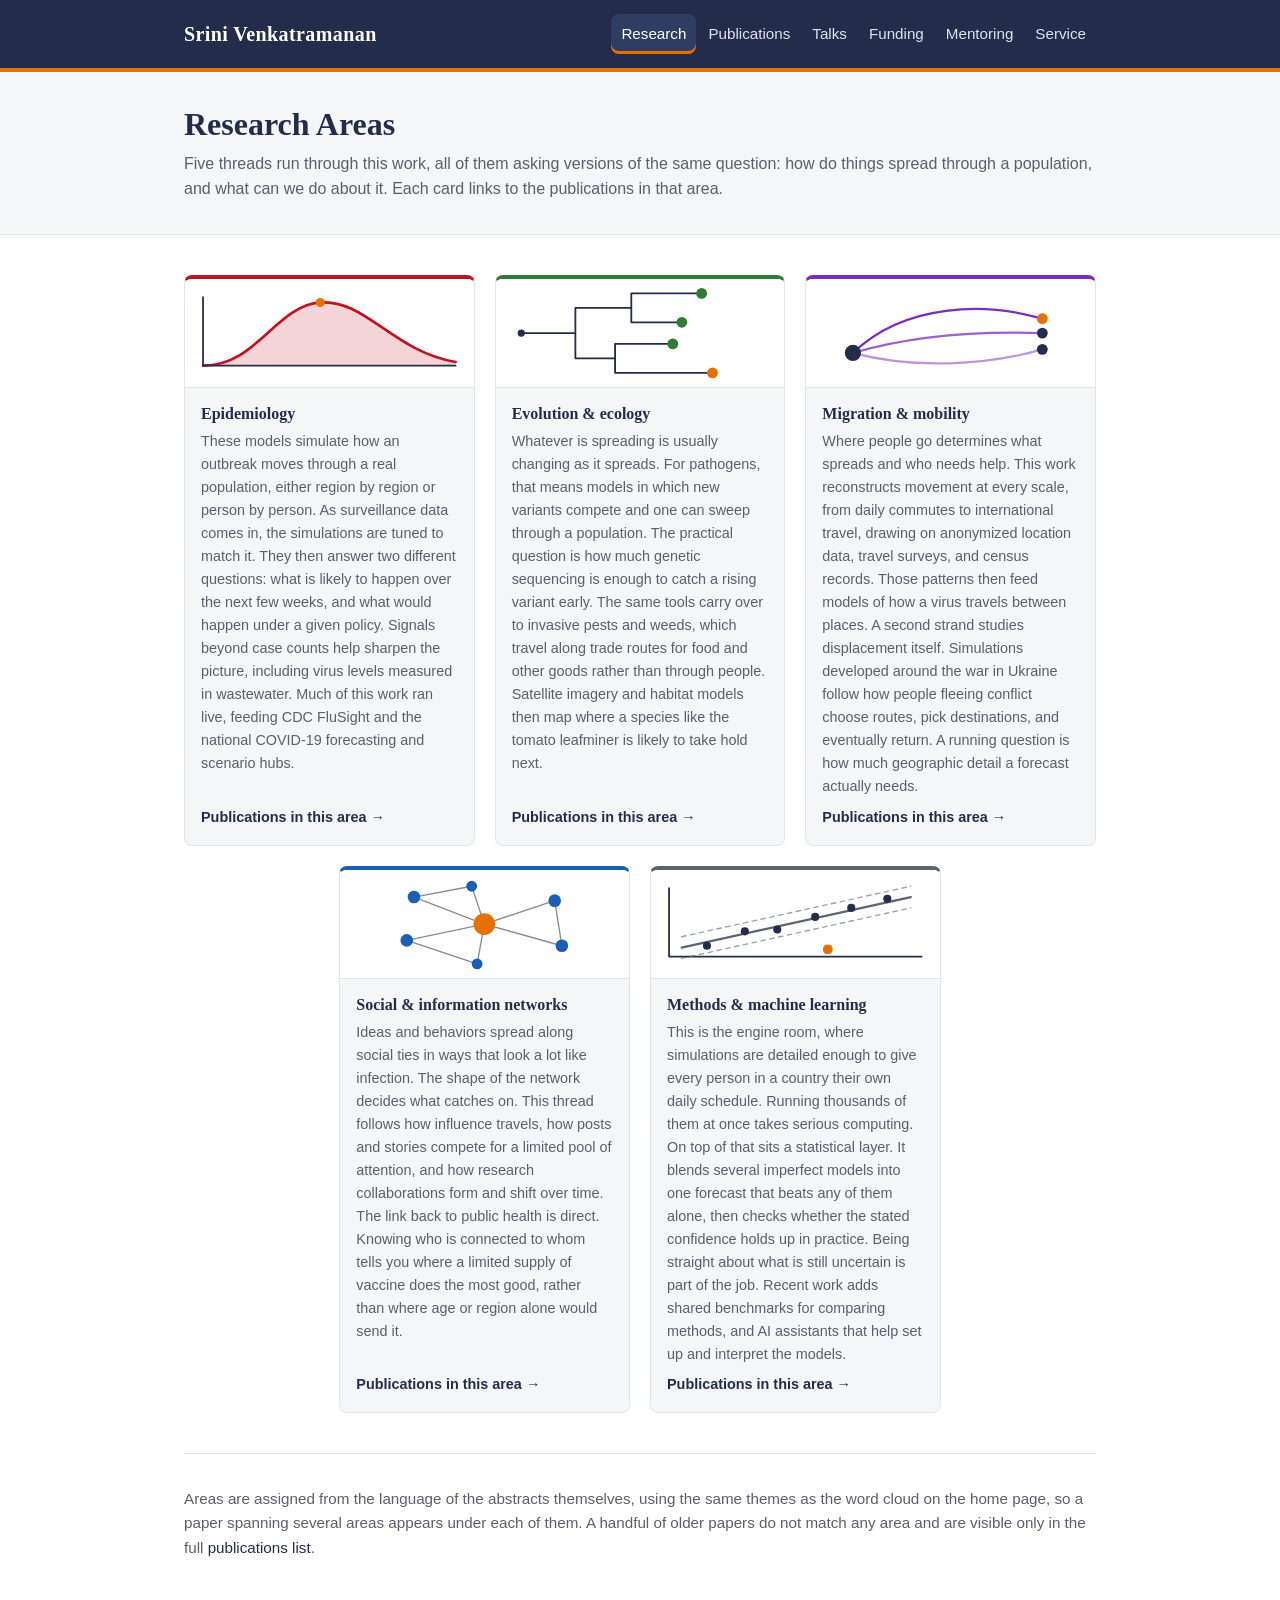
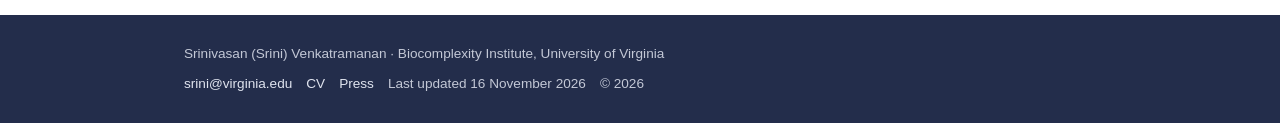
<file: research.html>
<!doctype html>
<html lang="en">
<head>
<meta charset="utf-8">
<meta name="viewport" content="width=device-width, initial-scale=1">
<title>Research Areas · Srini Venkatramanan</title>
<meta name="description" content="Research areas spanned by the work of Srinivasan (Srini) Venkatramanan: epidemiology, evolution and ecology, migration and mobility, social and information networks, and computational methods.">
<!-- Social sharing (Open Graph / Twitter Card) -->
<meta property="og:type" content="website">
<meta property="og:site_name" content="Srini Venkatramanan">
<meta property="og:title" content="Research Areas">
<meta property="og:description" content="Research areas spanned by the work of Srinivasan (Srini) Venkatramanan: epidemiology, evolution and ecology, migration and mobility, social and information networks, and computational methods.">
<meta property="og:url" content="https://srinivvenkat.github.io/research.html">
<meta property="og:image" content="https://srinivvenkat.github.io/assets/og-card.jpg">
<meta property="og:image:width" content="1200">
<meta property="og:image:height" content="630">
<meta property="og:image:alt" content="Srini Venkatramanan, Research Assistant Professor, Biocomplexity Institute, University of Virginia">
<meta name="twitter:card" content="summary_large_image">
<meta name="twitter:title" content="Research Areas">
<meta name="twitter:description" content="Research areas spanned by the work of Srinivasan (Srini) Venkatramanan: epidemiology, evolution and ecology, migration and mobility, social and information networks, and computational methods.">
<meta name="twitter:image" content="https://srinivvenkat.github.io/assets/og-card.jpg">
<meta name="twitter:image:alt" content="Srini Venkatramanan, Research Assistant Professor, Biocomplexity Institute, University of Virginia">
<link rel="icon" href="assets/favicon.svg" type="image/svg+xml">
<link rel="stylesheet" href="css/style.css?v=24">
<script src="js/back-to-top.js?v=1" defer></script>
</head>
<body id="top">

<a class="skip-link" href="#main">Skip to content</a>

<header class="site-header">
  <div class="container">
    <div class="site-title"><a href="index.html">Srini Venkatramanan</a></div>
    <nav class="site-nav" aria-label="Main">
      <a href="research.html" class="active" aria-current="page">Research</a>
      <a href="publications.html">Publications</a>
      <a href="talks.html">Talks</a>
      <a href="funding.html">Funding</a>
      <a href="mentoring.html">Mentoring</a>
      <a href="service.html">Service</a>
    </nav>
  </div>
</header>

<section class="page-hero">
  <div class="container">
    <h1>Research Areas</h1>
    <p>Five threads run through this work, all of them asking versions of the same question: how do things spread through a population, and what can we do about it. Each card links to the publications in that area.</p>
  </div>
</section>

<main id="main" tabindex="-1">
  <div class="container">

    <section id="areas">
      <div class="card-grid card-grid--areas">

        <article class="card card--area" data-theme="epi">
          <svg class="card-cover" viewBox="0 0 320 120" role="img" aria-label="An epidemic curve rising to a peak and falling back down">
            <path d="M20 96 C 80 96, 100 30, 150 26 C 200 22, 230 80, 300 92 L300 96 Z" fill="#c1121f" fill-opacity="0.18"></path>
            <path d="M20 96 C 80 96, 100 30, 150 26 C 200 22, 230 80, 300 92" fill="none" stroke="#c1121f" stroke-width="3" stroke-linecap="round"></path>
            <circle cx="150" cy="26" r="5" fill="#e57200"></circle>
            <path d="M20 20 L20 96 L300 96" fill="none" stroke="#232d4b" stroke-width="2" stroke-linecap="round"></path>
          </svg>
          <div class="card-body">
            <h3>Epidemiology</h3>
            <p>These models simulate how an outbreak moves through a real population, either region by region or person by person. As surveillance data comes in, the simulations are tuned to match it. They then answer two different questions: what is likely to happen over the next few weeks, and what would happen under a given policy. Signals beyond case counts help sharpen the picture, including virus levels measured in wastewater. Much of this work ran live, feeding CDC FluSight and the national COVID-19 forecasting and scenario hubs.</p>
            <a class="card-link" href="publications.html?topic=epi">Publications in this area &rarr;</a>
          </div>
        </article>

        <article class="card card--area" data-theme="evoeco">
          <svg class="card-cover" viewBox="0 0 320 120" role="img" aria-label="A branching evolutionary tree with one highlighted tip">
            <path d="M28 60 H88 M88 60 V32 M88 60 V88 M88 32 H150 M88 88 H132 M150 32 V16 M150 32 V48 M132 88 V72 M132 88 V104 M150 16 H228 M150 48 H206 M132 72 H196 M132 104 H240" fill="none" stroke="#232d4b" stroke-width="2" stroke-linecap="round"></path>
            <circle cx="228" cy="16" r="6" fill="#2e7d32"></circle>
            <circle cx="206" cy="48" r="6" fill="#2e7d32"></circle>
            <circle cx="196" cy="72" r="6" fill="#2e7d32"></circle>
            <circle cx="240" cy="104" r="6" fill="#e57200"></circle>
            <circle cx="28" cy="60" r="4" fill="#232d4b"></circle>
          </svg>
          <div class="card-body">
            <h3>Evolution &amp; ecology</h3>
            <p>Whatever is spreading is usually changing as it spreads. For pathogens, that means models in which new variants compete and one can sweep through a population. The practical question is how much genetic sequencing is enough to catch a rising variant early. The same tools carry over to invasive pests and weeds, which travel along trade routes for food and other goods rather than through people. Satellite imagery and habitat models then map where a species like the tomato leafminer is likely to take hold next.</p>
            <a class="card-link" href="publications.html?topic=evoeco">Publications in this area &rarr;</a>
          </div>
        </article>

        <article class="card card--area" data-theme="migration">
          <svg class="card-cover" viewBox="0 0 320 120" role="img" aria-label="Curved flows moving from one place to another">
            <path d="M52 82 C 110 26, 200 26, 262 44" fill="none" stroke="#7b2cbf" stroke-width="2.5" stroke-linecap="round"></path>
            <path d="M52 82 C 120 62, 200 58, 262 60" fill="none" stroke="#7b2cbf" stroke-width="2.5" stroke-linecap="round" stroke-opacity="0.75"></path>
            <path d="M52 82 C 118 100, 200 96, 262 78" fill="none" stroke="#7b2cbf" stroke-width="2.5" stroke-linecap="round" stroke-opacity="0.5"></path>
            <circle cx="52" cy="82" r="9" fill="#232d4b"></circle>
            <circle cx="262" cy="44" r="6" fill="#e57200"></circle>
            <circle cx="262" cy="60" r="6" fill="#232d4b"></circle>
            <circle cx="262" cy="78" r="6" fill="#232d4b"></circle>
          </svg>
          <div class="card-body">
            <h3>Migration &amp; mobility</h3>
            <p>Where people go determines what spreads and who needs help. This work reconstructs movement at every scale, from daily commutes to international travel, drawing on anonymized location data, travel surveys, and census records. Those patterns then feed models of how a virus travels between places. A second strand studies displacement itself. Simulations developed around the war in Ukraine follow how people fleeing conflict choose routes, pick destinations, and eventually return. A running question is how much geographic detail a forecast actually needs.</p>
            <a class="card-link" href="publications.html?topic=migration">Publications in this area &rarr;</a>
          </div>
        </article>

        <article class="card card--area" data-theme="social">
          <svg class="card-cover" viewBox="0 0 320 120" role="img" aria-label="A network of connected nodes with one central hub">
            <path d="M160 60 L82 30 M160 60 L74 78 M160 60 L146 18 M160 60 L152 104 M160 60 L238 34 M160 60 L246 84 M82 30 L146 18 M74 78 L152 104 M238 34 L246 84" fill="none" stroke="#232d4b" stroke-width="1.5" stroke-opacity="0.55"></path>
            <circle cx="82" cy="30" r="7" fill="#1a5fb4"></circle>
            <circle cx="74" cy="78" r="7" fill="#1a5fb4"></circle>
            <circle cx="146" cy="18" r="6" fill="#1a5fb4"></circle>
            <circle cx="152" cy="104" r="6" fill="#1a5fb4"></circle>
            <circle cx="238" cy="34" r="7" fill="#1a5fb4"></circle>
            <circle cx="246" cy="84" r="7" fill="#1a5fb4"></circle>
            <circle cx="160" cy="60" r="12" fill="#e57200"></circle>
          </svg>
          <div class="card-body">
            <h3>Social &amp; information networks</h3>
            <p>Ideas and behaviors spread along social ties in ways that look a lot like infection. The shape of the network decides what catches on. This thread follows how influence travels, how posts and stories compete for a limited pool of attention, and how research collaborations form and shift over time. The link back to public health is direct. Knowing who is connected to whom tells you where a limited supply of vaccine does the most good, rather than where age or region alone would send it.</p>
            <a class="card-link" href="publications.html?topic=social">Publications in this area &rarr;</a>
          </div>
        </article>

        <article class="card card--area" data-theme="methods">
          <svg class="card-cover" viewBox="0 0 320 120" role="img" aria-label="Scattered data points with a fitted trend line and one outlier">
            <path d="M20 96 L300 96 M20 20 L20 96" fill="none" stroke="#232d4b" stroke-width="2" stroke-linecap="round"></path>
            <path d="M34 86 L288 30" fill="none" stroke="#5b6473" stroke-width="2.5" stroke-linecap="round"></path>
            <path d="M34 74 L288 18" fill="none" stroke="#5b6473" stroke-width="1.5" stroke-linecap="round" stroke-dasharray="5 5" stroke-opacity="0.6"></path>
            <path d="M34 98 L288 42" fill="none" stroke="#5b6473" stroke-width="1.5" stroke-linecap="round" stroke-dasharray="5 5" stroke-opacity="0.6"></path>
            <circle cx="62" cy="84" r="4.5" fill="#232d4b"></circle>
            <circle cx="104" cy="68" r="4.5" fill="#232d4b"></circle>
            <circle cx="140" cy="66" r="4.5" fill="#232d4b"></circle>
            <circle cx="182" cy="52" r="4.5" fill="#232d4b"></circle>
            <circle cx="222" cy="42" r="4.5" fill="#232d4b"></circle>
            <circle cx="262" cy="32" r="4.5" fill="#232d4b"></circle>
            <circle cx="196" cy="88" r="5.5" fill="#e57200"></circle>
          </svg>
          <div class="card-body">
            <h3>Methods &amp; machine learning</h3>
            <p>This is the engine room, where simulations are detailed enough to give every person in a country their own daily schedule. Running thousands of them at once takes serious computing. On top of that sits a statistical layer. It blends several imperfect models into one forecast that beats any of them alone, then checks whether the stated confidence holds up in practice. Being straight about what is still uncertain is part of the job. Recent work adds shared benchmarks for comparing methods, and AI assistants that help set up and interpret the models.</p>
            <a class="card-link" href="publications.html?topic=methods">Publications in this area &rarr;</a>
          </div>
        </article>

      </div>
    </section>

    <section id="areas-note">
      <p class="wc-intro">Areas are assigned from the language of the abstracts themselves, using the same themes as the word cloud on the home page, so a paper spanning several areas appears under each of them. A handful of older papers do not match any area and are visible only in the full <a href="publications.html">publications list</a>.</p>
    </section>

  </div>
</main>

<footer class="site-footer">
  <div class="container">
    <div>Srinivasan (Srini) Venkatramanan &middot; Biocomplexity Institute, University of Virginia</div>
    <div class="footer-links">
      <a href="mailto:srini@virginia.edu">srini@virginia.edu</a>
      <a href="SV_CV.pdf">CV</a>
      <a href="press.html">Press</a>
      <span>Last updated <time datetime="2026-11-16">16 November 2026</time></span>
      <span>&copy; 2026</span>
    </div>
  </div>
</footer>

</body>
</html>
</file>
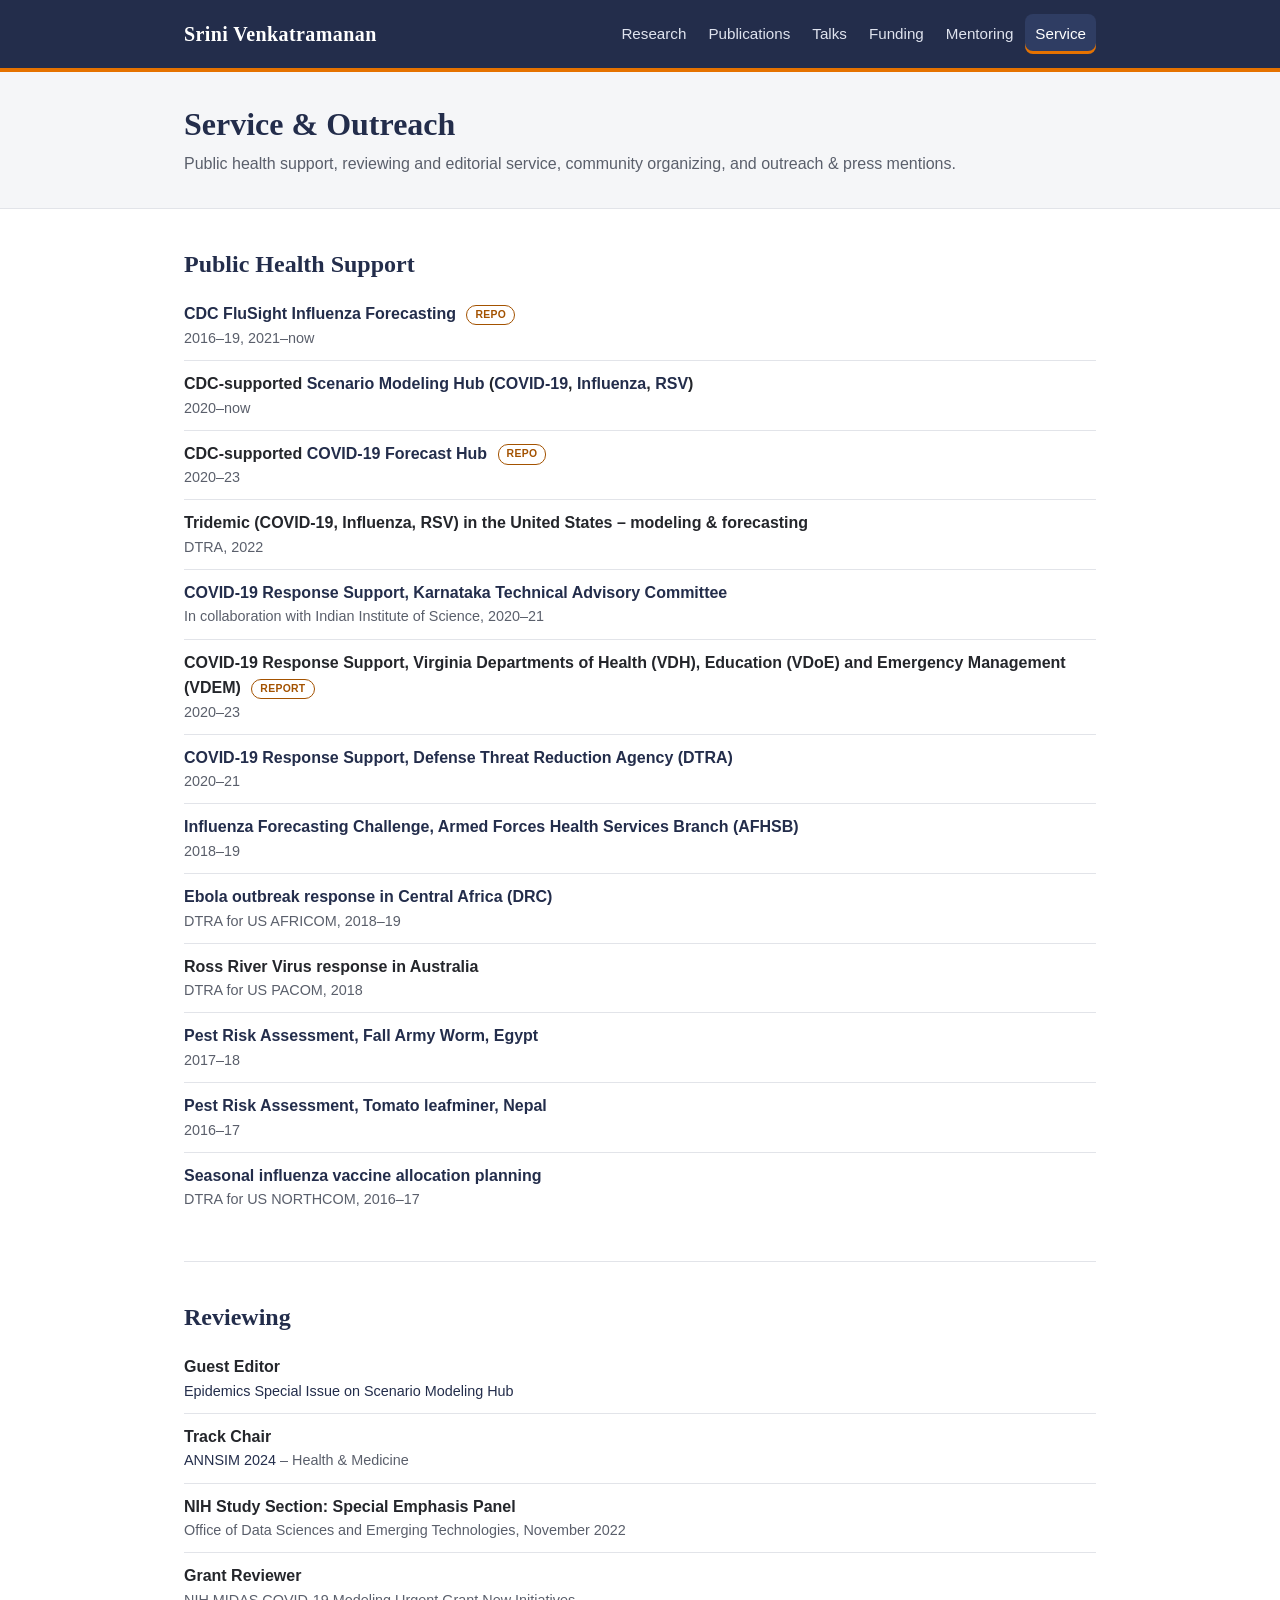
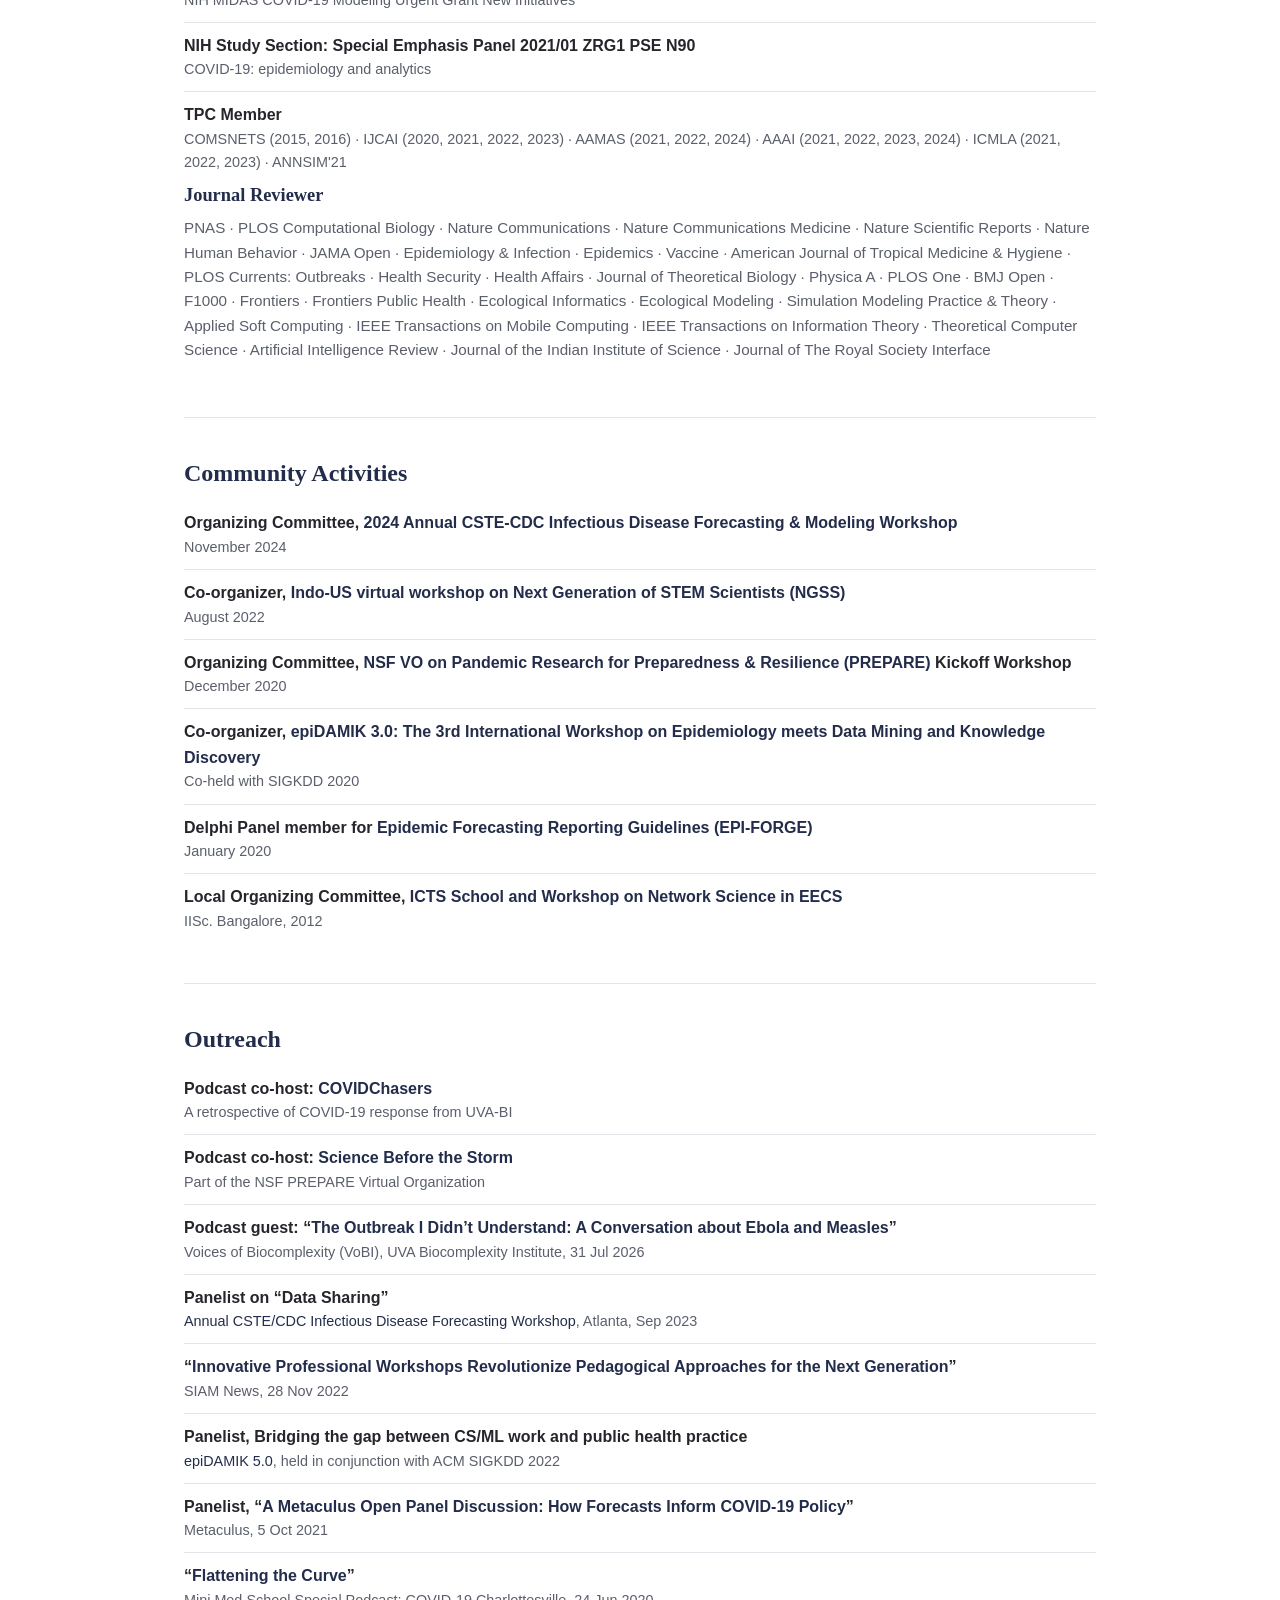
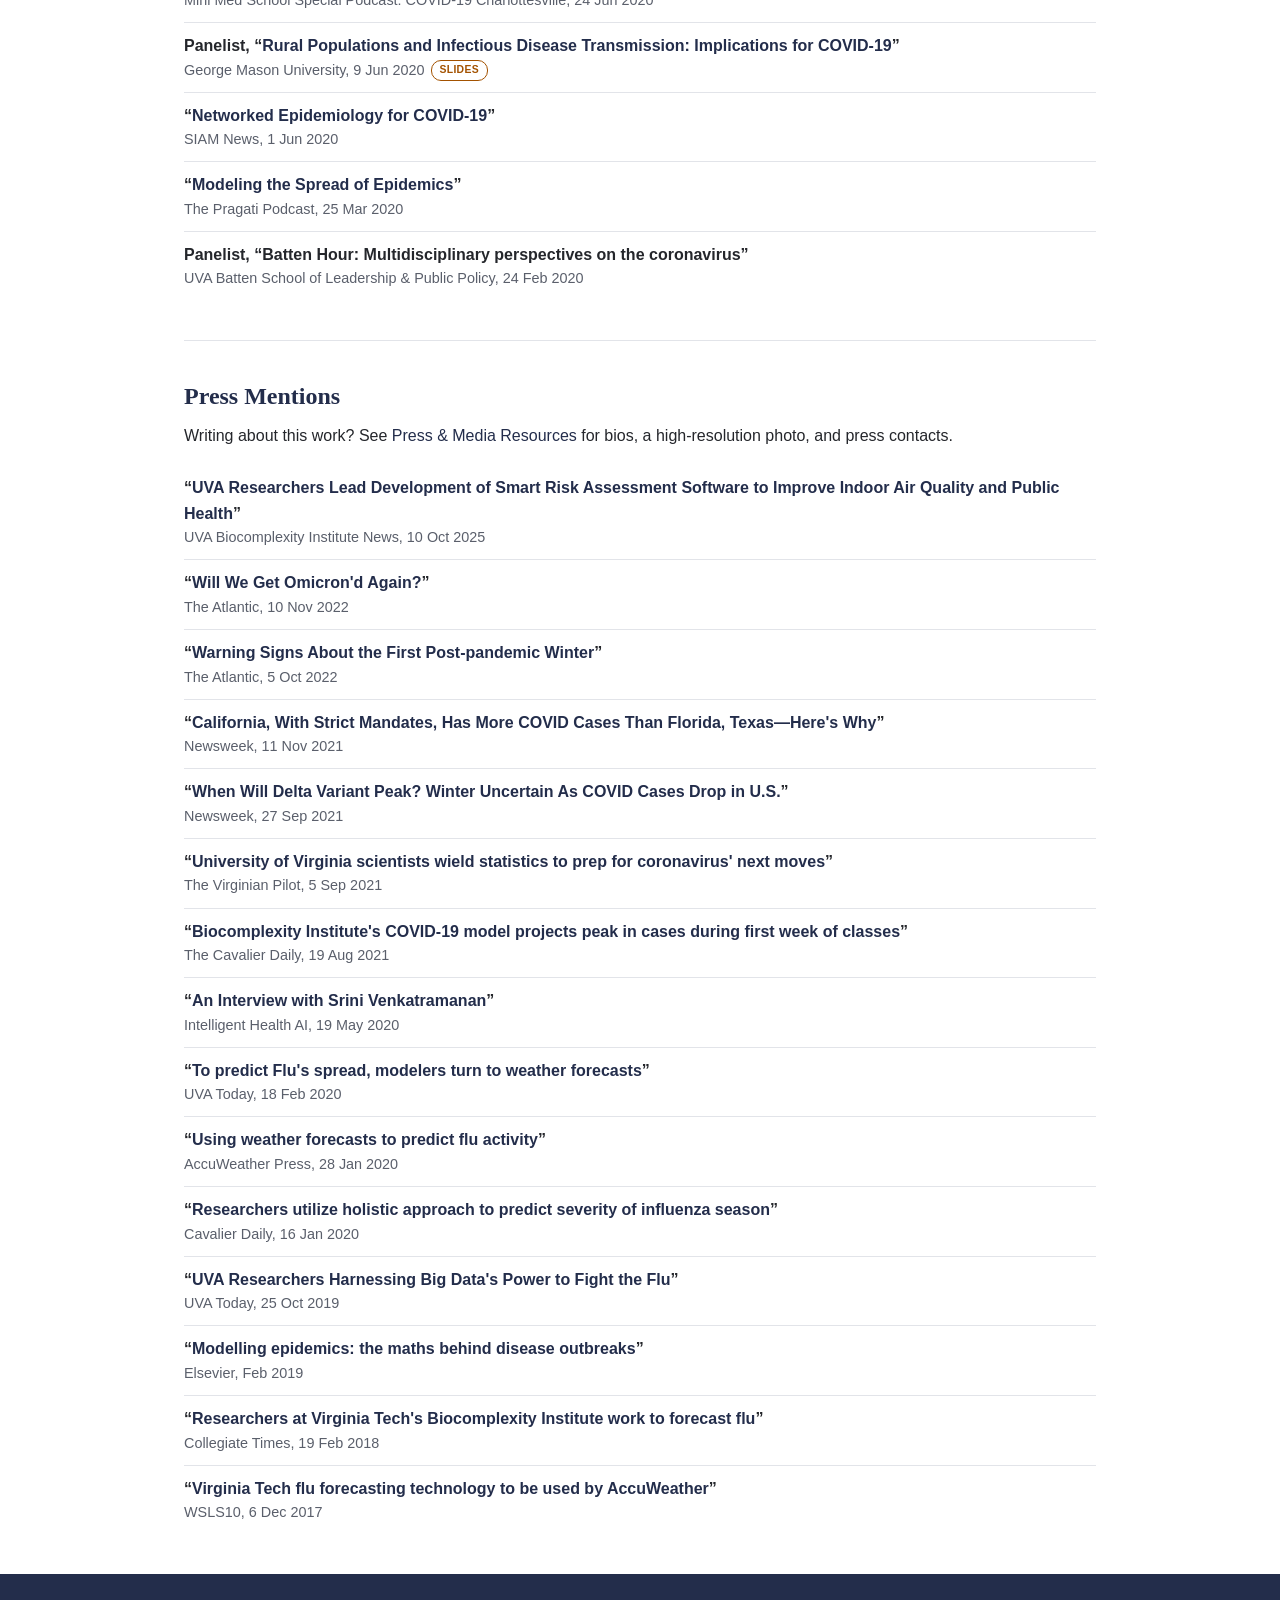
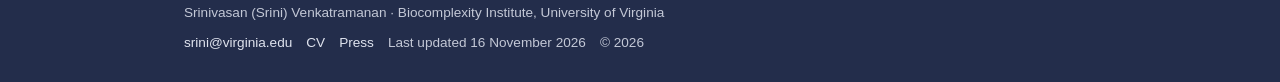
<file: service.html>
<!doctype html>
<html lang="en">
<head>
<meta charset="utf-8">
<meta name="viewport" content="width=device-width, initial-scale=1">
<title>Service &amp; Outreach · Srini Venkatramanan</title>
<meta name="description" content="Public health support, reviewing and service, community activities, and outreach and press mentions for Srinivasan (Srini) Venkatramanan.">
<!-- Social sharing (Open Graph / Twitter Card) -->
<meta property="og:type" content="website">
<meta property="og:site_name" content="Srini Venkatramanan">
<meta property="og:title" content="Service &amp; Outreach">
<meta property="og:description" content="Public health support, reviewing and service, community activities, and outreach and press mentions for Srinivasan (Srini) Venkatramanan.">
<meta property="og:url" content="https://srinivvenkat.github.io/service.html">
<meta property="og:image" content="https://srinivvenkat.github.io/assets/og-card.jpg">
<meta property="og:image:width" content="1200">
<meta property="og:image:height" content="630">
<meta property="og:image:alt" content="Srini Venkatramanan, Research Assistant Professor, Biocomplexity Institute, University of Virginia">
<meta name="twitter:card" content="summary_large_image">
<meta name="twitter:title" content="Service &amp; Outreach">
<meta name="twitter:description" content="Public health support, reviewing and service, community activities, and outreach and press mentions for Srinivasan (Srini) Venkatramanan.">
<meta name="twitter:image" content="https://srinivvenkat.github.io/assets/og-card.jpg">
<meta name="twitter:image:alt" content="Srini Venkatramanan, Research Assistant Professor, Biocomplexity Institute, University of Virginia">
<link rel="icon" href="assets/favicon.svg" type="image/svg+xml">
<link rel="stylesheet" href="css/style.css?v=24">
<script src="js/back-to-top.js?v=1" defer></script>
</head>
<body id="top">

<a class="skip-link" href="#main">Skip to content</a>

<header class="site-header">
  <div class="container">
    <div class="site-title"><a href="index.html">Srini Venkatramanan</a></div>
    <nav class="site-nav" aria-label="Main">
      <a href="research.html">Research</a>
      <a href="publications.html">Publications</a>
      <a href="talks.html">Talks</a>
      <a href="funding.html">Funding</a>
      <a href="mentoring.html">Mentoring</a>
      <a href="service.html" class="active" aria-current="page">Service</a>
    </nav>
  </div>
</header>

<section class="page-hero">
  <div class="container">
    <h1>Service &amp; Outreach</h1>
    <p>Public health support, reviewing and editorial service, community organizing, and outreach &amp; press mentions.</p>
  </div>
</section>

<main id="main" tabindex="-1">
  <div class="container">

    <section id="public-health-support">
      <h2>Public Health Support</h2>
      <ul class="entry-list">
        <li><div class="entry-title"><a href="https://www.cdc.gov/flu-forecasting/index.html" target="_blank" rel="noopener noreferrer">CDC FluSight Influenza Forecasting</a> <a class="entry-link" href="https://github.com/cdcepi/FluSight-forecast-hub" target="_blank" rel="noopener noreferrer">Repo</a></div><div class="entry-meta">2016&ndash;19, 2021&ndash;now</div></li>
        <li><div class="entry-title">CDC-supported <a href="https://scenariomodelinghub.org/" target="_blank" rel="noopener noreferrer">Scenario Modeling Hub</a> (<a href="https://covid19scenariomodelinghub.org/" target="_blank" rel="noopener noreferrer">COVID-19</a>, <a href="https://fluscenariomodelinghub.org/" target="_blank" rel="noopener noreferrer">Influenza</a>, <a href="https://rsvscenariomodelinghub.org/" target="_blank" rel="noopener noreferrer">RSV</a>)</div><div class="entry-meta">2020&ndash;now</div></li>
        <li><div class="entry-title">CDC-supported <a href="https://covid19forecasthub.org/" target="_blank" rel="noopener noreferrer">COVID-19 Forecast Hub</a> <a class="entry-link" href="https://github.com/reichlab/covid19-forecast-hub" target="_blank" rel="noopener noreferrer">Repo</a></div><div class="entry-meta">2020&ndash;23</div></li>
        <li><div class="entry-title">Tridemic (COVID-19, Influenza, RSV) in the United States &ndash; modeling &amp; forecasting</div><div class="entry-meta">DTRA, 2022</div></li>
        <li><div class="entry-title"><a href="https://www.medrxiv.org/content/10.1101/2021.05.26.21257836v1" target="_blank" rel="noopener noreferrer">COVID-19 Response Support, Karnataka Technical Advisory Committee</a></div><div class="entry-meta">In collaboration with Indian Institute of Science, 2020&ndash;21</div></li>
        <li><div class="entry-title">COVID-19 Response Support, Virginia Departments of Health (VDH), Education (VDoE) and Emergency Management (VDEM) <a class="entry-link" href="reports/2022-VDH-Modeling-and-Foresight-Report.pdf">Report</a></div><div class="entry-meta">2020&ndash;23</div></li>
        <li><div class="entry-title"><a href="https://www.mdpi.com/2076-0817/10/10/1348" target="_blank" rel="noopener noreferrer">COVID-19 Response Support, Defense Threat Reduction Agency (DTRA)</a></div><div class="entry-meta">2020&ndash;21</div></li>
        <li><div class="entry-title"><a href="https://github.com/cdcepi/DoD_Influenza_Forecasts/" target="_blank" rel="noopener noreferrer">Influenza Forecasting Challenge, Armed Forces Health Services Branch (AFHSB)</a></div><div class="entry-meta">2018&ndash;19</div></li>
        <li><div class="entry-title"><a href="https://doi.org/10.1089/hs.2019.0101" target="_blank" rel="noopener noreferrer">Ebola outbreak response in Central Africa (DRC)</a></div><div class="entry-meta">DTRA for US AFRICOM, 2018&ndash;19</div></li>
        <li><div class="entry-title">Ross River Virus response in Australia</div><div class="entry-meta">DTRA for US PACOM, 2018</div></li>
        <li><div class="entry-title"><a href="https://web.archive.org/web/20210525151428/https://ipmil.cired.vt.edu/wp-content/uploads/2018/03/Egypt-FAW-Risk-Assessment-12-14-17.pdf" target="_blank" rel="noopener noreferrer">Pest Risk Assessment, Fall Army Worm, Egypt</a></div><div class="entry-meta">2017&ndash;18</div></li>
        <li><div class="entry-title"><a href="https://biocomplexity.virginia.edu/project/invasive-species-modeling" target="_blank" rel="noopener noreferrer">Pest Risk Assessment, Tomato leafminer, Nepal</a></div><div class="entry-meta">2016&ndash;17</div></li>
        <li><div class="entry-title"><a href="https://doi.org/10.1371/journal.pcbi.1007111" target="_blank" rel="noopener noreferrer">Seasonal influenza vaccine allocation planning</a></div><div class="entry-meta">DTRA for US NORTHCOM, 2016&ndash;17</div></li>
      </ul>
    </section>

    <section id="reviewing">
      <h2>Reviewing</h2>
      <ul class="entry-list">
        <li><div class="entry-title">Guest Editor</div><div class="entry-meta"><a href="https://www.sciencedirect.com/special-issue/10HZPZ2MRPX" target="_blank" rel="noopener noreferrer">Epidemics Special Issue on Scenario Modeling Hub</a></div></li>
        <li><div class="entry-title">Track Chair</div><div class="entry-meta"><a href="https://scs.org/wp-content/uploads/2024/07/ANNSIM-2024-Program-Finalv5.pdf" target="_blank" rel="noopener noreferrer">ANNSIM 2024</a> &ndash; Health &amp; Medicine</div></li>
        <li><div class="entry-title">NIH Study Section: Special Emphasis Panel</div><div class="entry-meta">Office of Data Sciences and Emerging Technologies, November 2022</div></li>
        <li><div class="entry-title">Grant Reviewer</div><div class="entry-meta">NIH MIDAS COVID-19 Modeling Urgent Grant New Initiatives</div></li>
        <li><div class="entry-title">NIH Study Section: Special Emphasis Panel 2021/01 ZRG1 PSE N90</div><div class="entry-meta">COVID-19: epidemiology and analytics</div></li>
        <li><div class="entry-title">TPC Member</div><div class="entry-meta">COMSNETS (2015, 2016) &middot; IJCAI (2020, 2021, 2022, 2023) &middot; AAMAS (2021, 2022, 2024) &middot; AAAI (2021, 2022, 2023, 2024) &middot; ICMLA (2021, 2022, 2023) &middot; ANNSIM'21</div></li>
      </ul>
      <h3>Journal Reviewer</h3>
      <p class="reviewer-list">PNAS &middot; PLOS Computational Biology &middot; Nature Communications &middot; Nature Communications Medicine &middot; Nature Scientific Reports &middot; Nature Human Behavior &middot; JAMA Open &middot; Epidemiology &amp; Infection &middot; Epidemics &middot; Vaccine &middot; American Journal of Tropical Medicine &amp; Hygiene &middot; PLOS Currents: Outbreaks &middot; Health Security &middot; Health Affairs &middot; Journal of Theoretical Biology &middot; Physica A &middot; PLOS One &middot; BMJ Open &middot; F1000 &middot; Frontiers &middot; Frontiers Public Health &middot; Ecological Informatics &middot; Ecological Modeling &middot; Simulation Modeling Practice &amp; Theory &middot; Applied Soft Computing &middot; IEEE Transactions on Mobile Computing &middot; IEEE Transactions on Information Theory &middot; Theoretical Computer Science &middot; Artificial Intelligence Review &middot; Journal of the Indian Institute of Science &middot; Journal of The Royal Society Interface</p>
    </section>

    <section id="community-activities">
      <h2>Community Activities</h2>
      <ul class="entry-list">
        <li><div class="entry-title">Organizing Committee, <a href="https://www.cste.org/page/forecasting-workgroup" target="_blank" rel="noopener noreferrer">2024 Annual CSTE-CDC Infectious Disease Forecasting &amp; Modeling Workshop</a></div><div class="entry-meta">November 2024</div></li>
        <li><div class="entry-title">Co-organizer, <a href="https://www.siam.org/publications/siam-news/articles/innovative-professional-workshops-revolutionize-pedagogical-approaches-for-the-next-generation/" target="_blank" rel="noopener noreferrer">Indo-US virtual workshop on Next Generation of STEM Scientists (NGSS)</a></div><div class="entry-meta">August 2022</div></li>
        <li><div class="entry-title">Organizing Committee, <a href="https://prepare-vo.org/" target="_blank" rel="noopener noreferrer">NSF VO on Pandemic Research for Preparedness &amp; Resilience (PREPARE)</a> Kickoff Workshop</div><div class="entry-meta">December 2020</div></li>
        <li><div class="entry-title">Co-organizer, <a href="https://epidamik.github.io/2020/organizers.html" target="_blank" rel="noopener noreferrer">epiDAMIK 3.0: The 3rd International Workshop on Epidemiology meets Data Mining and Knowledge Discovery</a></div><div class="entry-meta">Co-held with SIGKDD 2020</div></li>
        <li><div class="entry-title">Delphi Panel member for <a href="https://doi.org/10.1371/journal.pmed.1003793" target="_blank" rel="noopener noreferrer">Epidemic Forecasting Reporting Guidelines (EPI-FORGE)</a></div><div class="entry-meta">January 2020</div></li>
        <li><div class="entry-title">Local Organizing Committee, <a href="https://www.icts.res.in/program/NSEECS" target="_blank" rel="noopener noreferrer">ICTS School and Workshop on Network Science in EECS</a></div><div class="entry-meta">IISc. Bangalore, 2012</div></li>
      </ul>
    </section>

    <section id="outreach">
      <h2>Outreach</h2>
      <ul class="entry-list">
        <li><div class="entry-title">Podcast co-host: <a href="https://open.spotify.com/show/61v5U9N3KrR2Vi8WxFMOSc" target="_blank" rel="noopener noreferrer">COVIDChasers</a></div><div class="entry-meta">A retrospective of COVID-19 response from UVA-BI</div></li>
        <li><div class="entry-title">Podcast co-host: <a href="https://open.spotify.com/show/49HJAQ6UxUIZM7shzbpA7V" target="_blank" rel="noopener noreferrer">Science Before the Storm</a></div><div class="entry-meta">Part of the NSF PREPARE Virtual Organization</div></li>
        <li><div class="entry-title">Podcast guest: &ldquo;<a href="https://open.spotify.com/episode/7mFzo8OxXrIi1slGT8oXmU" target="_blank" rel="noopener noreferrer">The Outbreak I Didn&rsquo;t Understand: A Conversation about Ebola and Measles</a>&rdquo;</div><div class="entry-meta">Voices of Biocomplexity (VoBI), UVA Biocomplexity Institute, 31 Jul 2026</div></li>
        <li><div class="entry-title">Panelist on &ldquo;Data Sharing&rdquo;</div><div class="entry-meta"><a href="https://www.cste.org/page/forecasting-workgroup" target="_blank" rel="noopener noreferrer">Annual CSTE/CDC Infectious Disease Forecasting Workshop</a>, Atlanta, Sep 2023</div></li>
        <li><div class="entry-title">&ldquo;<a href="https://www.siam.org/publications/siam-news/articles/innovative-professional-workshops-revolutionize-pedagogical-approaches-for-the-next-generation/" target="_blank" rel="noopener noreferrer">Innovative Professional Workshops Revolutionize Pedagogical Approaches for the Next Generation</a>&rdquo;</div><div class="entry-meta">SIAM News, 28 Nov 2022</div></li>
        <li><div class="entry-title">Panelist, Bridging the gap between CS/ML work and public health practice</div><div class="entry-meta"><a href="https://epidamik.github.io/2022/" target="_blank" rel="noopener noreferrer">epiDAMIK 5.0</a>, held in conjunction with ACM SIGKDD 2022</div></li>
        <li><div class="entry-title">Panelist, &ldquo;<a href="https://biocomplexity.virginia.edu/event/how-forecasts-inform-covid-19-policy" target="_blank" rel="noopener noreferrer">A Metaculus Open Panel Discussion: How Forecasts Inform COVID-19 Policy</a>&rdquo;</div><div class="entry-meta">Metaculus, 5 Oct 2021</div></li>
        <li><div class="entry-title">&ldquo;<a href="https://biocomplexity.virginia.edu/news/flattening-curve-dr-bryan-lewis-and-dr-srinivasan-venkatramanan" target="_blank" rel="noopener noreferrer">Flattening the Curve</a>&rdquo;</div><div class="entry-meta">Mini Med School Special Podcast: COVID-19 Charlottesville, 24 Jun 2020</div></li>
        <li><div class="entry-title">Panelist, &ldquo;<a href="https://youtu.be/O1df5tMz3dI?is=7acb_6N6ugTO89xm" target="_blank" rel="noopener noreferrer">Rural Populations and Infectious Disease Transmission: Implications for COVID-19</a>&rdquo;</div><div class="entry-meta">George Mason University, 9 Jun 2020<a class="slides-link" href="slides/2020-GMU.pdf">Slides</a></div></li>
        <li><div class="entry-title">&ldquo;<a href="https://www.siam.org/publications/siam-news/articles/networked-epidemiology-for-covid-19/" target="_blank" rel="noopener noreferrer">Networked Epidemiology for COVID-19</a>&rdquo;</div><div class="entry-meta">SIAM News, 1 Jun 2020</div></li>
        <li><div class="entry-title">&ldquo;<a href="https://web.archive.org/web/20240227173129/https://www.thinkpragati.com/podcast/8585/modeling-spread-of-epidemics/" target="_blank" rel="noopener noreferrer">Modeling the Spread of Epidemics</a>&rdquo;</div><div class="entry-meta">The Pragati Podcast, 25 Mar 2020</div></li>
        <li><div class="entry-title">Panelist, &ldquo;Batten Hour: Multidisciplinary perspectives on the coronavirus&rdquo;</div><div class="entry-meta">UVA Batten School of Leadership &amp; Public Policy, 24 Feb 2020</div></li>
      </ul>
    </section>

    <section id="press-mentions">
      <h2>Press Mentions</h2>
      <p>Writing about this work? See <a href="press.html">Press &amp; Media Resources</a> for bios, a high-resolution photo, and press contacts.</p>
      <ul class="entry-list">
        <li><div class="entry-title">&ldquo;<a href="https://biocomplexity.virginia.edu/news/uva-researchers-lead-development-smart-risk-assessment-software-improve-indoor-air-quality" target="_blank" rel="noopener noreferrer">UVA Researchers Lead Development of Smart Risk Assessment Software to Improve Indoor Air Quality and Public Health</a>&rdquo;</div><div class="entry-meta">UVA Biocomplexity Institute News, 10 Oct 2025</div></li>
        <li><div class="entry-title">&ldquo;<a href="https://www.theatlantic.com/health/archive/2022/11/covid-new-variant-winter-wave-omicron-mutation/672075/" target="_blank" rel="noopener noreferrer">Will We Get Omicron'd Again?</a>&rdquo;</div><div class="entry-meta">The Atlantic, 10 Nov 2022</div></li>
        <li><div class="entry-title">&ldquo;<a href="https://www.theatlantic.com/health/archive/2022/10/covid-winter-wave-2022-predictions/671658/" target="_blank" rel="noopener noreferrer">Warning Signs About the First Post-pandemic Winter</a>&rdquo;</div><div class="entry-meta">The Atlantic, 5 Oct 2022</div></li>
        <li><div class="entry-title">&ldquo;<a href="https://www.newsweek.com/california-strict-mandates-more-covid-cases-florida-texas-why-1648430" target="_blank" rel="noopener noreferrer">California, With Strict Mandates, Has More COVID Cases Than Florida, Texas&mdash;Here's Why</a>&rdquo;</div><div class="entry-meta">Newsweek, 11 Nov 2021</div></li>
        <li><div class="entry-title">&ldquo;<a href="https://www.newsweek.com/when-delta-covid-variant-peak-us-winter-cases-model-1632988" target="_blank" rel="noopener noreferrer">When Will Delta Variant Peak? Winter Uncertain As COVID Cases Drop in U.S.</a>&rdquo;</div><div class="entry-meta">Newsweek, 27 Sep 2021</div></li>
        <li><div class="entry-title">&ldquo;<a href="https://www.pilotonline.com/2021/09/05/university-of-virginia-scientists-wield-statistics-to-prep-for-coronavirus-next-moves/" target="_blank" rel="noopener noreferrer">University of Virginia scientists wield statistics to prep for coronavirus' next moves</a>&rdquo;</div><div class="entry-meta">The Virginian Pilot, 5 Sep 2021</div></li>
        <li><div class="entry-title">&ldquo;<a href="https://www.cavalierdaily.com/article/2021/08/biocomplexity-institutes-covid-19-model-projects-peak-in-cases-during-first-week-of-classes" target="_blank" rel="noopener noreferrer">Biocomplexity Institute's COVID-19 model projects peak in cases during first week of classes</a>&rdquo;</div><div class="entry-meta">The Cavalier Daily, 19 Aug 2021</div></li>
        <li><div class="entry-title">&ldquo;<a href="https://blog.intelligenthealth.ai/srini-venkatramanan-university-of-virginia" target="_blank" rel="noopener noreferrer">An Interview with Srini Venkatramanan</a>&rdquo;</div><div class="entry-meta">Intelligent Health AI, 19 May 2020</div></li>
        <li><div class="entry-title">&ldquo;<a href="https://news.virginia.edu/content/predict-flus-spread-modelers-turn-weather-forecasts" target="_blank" rel="noopener noreferrer">To predict Flu's spread, modelers turn to weather forecasts</a>&rdquo;</div><div class="entry-meta">UVA Today, 18 Feb 2020</div></li>
        <li><div class="entry-title">&ldquo;<a href="https://www.accuweather.com/en/weather-news/accuweather-to-offer-users-innovative-flu-forecasts-from-university-of-virginias-biocomplexity-institute/354454" target="_blank" rel="noopener noreferrer">Using weather forecasts to predict flu activity</a>&rdquo;</div><div class="entry-meta">AccuWeather Press, 28 Jan 2020</div></li>
        <li><div class="entry-title">&ldquo;<a href="https://www.cavalierdaily.com/article/2020/01/researchers-utilize-holistic-approach-to-predict-severity-of-influenza-season" target="_blank" rel="noopener noreferrer">Researchers utilize holistic approach to predict severity of influenza season</a>&rdquo;</div><div class="entry-meta">Cavalier Daily, 16 Jan 2020</div></li>
        <li><div class="entry-title">&ldquo;<a href="https://news.virginia.edu/content/uva-researchers-harnessing-big-datas-power-fight-flu" target="_blank" rel="noopener noreferrer">UVA Researchers Harnessing Big Data's Power to Fight the Flu</a>&rdquo;</div><div class="entry-meta">UVA Today, 25 Oct 2019</div></li>
        <li><div class="entry-title">&ldquo;<a href="https://web.archive.org/web/20191121103144/http://www.elsevier.com/life-sciences/journals/modelling-epidemics-the-maths-behind-disease-outbreaks" target="_blank" rel="noopener noreferrer">Modelling epidemics: the maths behind disease outbreaks</a>&rdquo;</div><div class="entry-meta">Elsevier, Feb 2019</div></li>
        <li><div class="entry-title">&ldquo;<a href="http://www.collegiatetimes.com/news/researchers-at-virginia-tech-s-biocomplexity-institute-work-to-forecast/article_8b6b62c0-15e1-11e8-b4a0-37d25473e0aa.html" target="_blank" rel="noopener noreferrer">Researchers at Virginia Tech's Biocomplexity Institute work to forecast flu</a>&rdquo;</div><div class="entry-meta">Collegiate Times, 19 Feb 2018</div></li>
        <li><div class="entry-title">&ldquo;<a href="https://www.wsls.com/news/virginia/new-river-valley/virginia-tech-flu-forecasting-technology-to-be-used-by-accuweather" target="_blank" rel="noopener noreferrer">Virginia Tech flu forecasting technology to be used by AccuWeather</a>&rdquo;</div><div class="entry-meta">WSLS10, 6 Dec 2017</div></li>
      </ul>
    </section>


  </div>
</main>

<footer class="site-footer">
  <div class="container">
    <div>Srinivasan (Srini) Venkatramanan &middot; Biocomplexity Institute, University of Virginia</div>
    <div class="footer-links">
      <a href="mailto:srini@virginia.edu">srini@virginia.edu</a>
      <a href="SV_CV.pdf">CV</a>
      <a href="press.html">Press</a>
      <span>Last updated <time datetime="2026-11-16">16 November 2026</time></span>
      <span>&copy; 2026</span>
    </div>
  </div>
</footer>

</body>
</html>
</file>
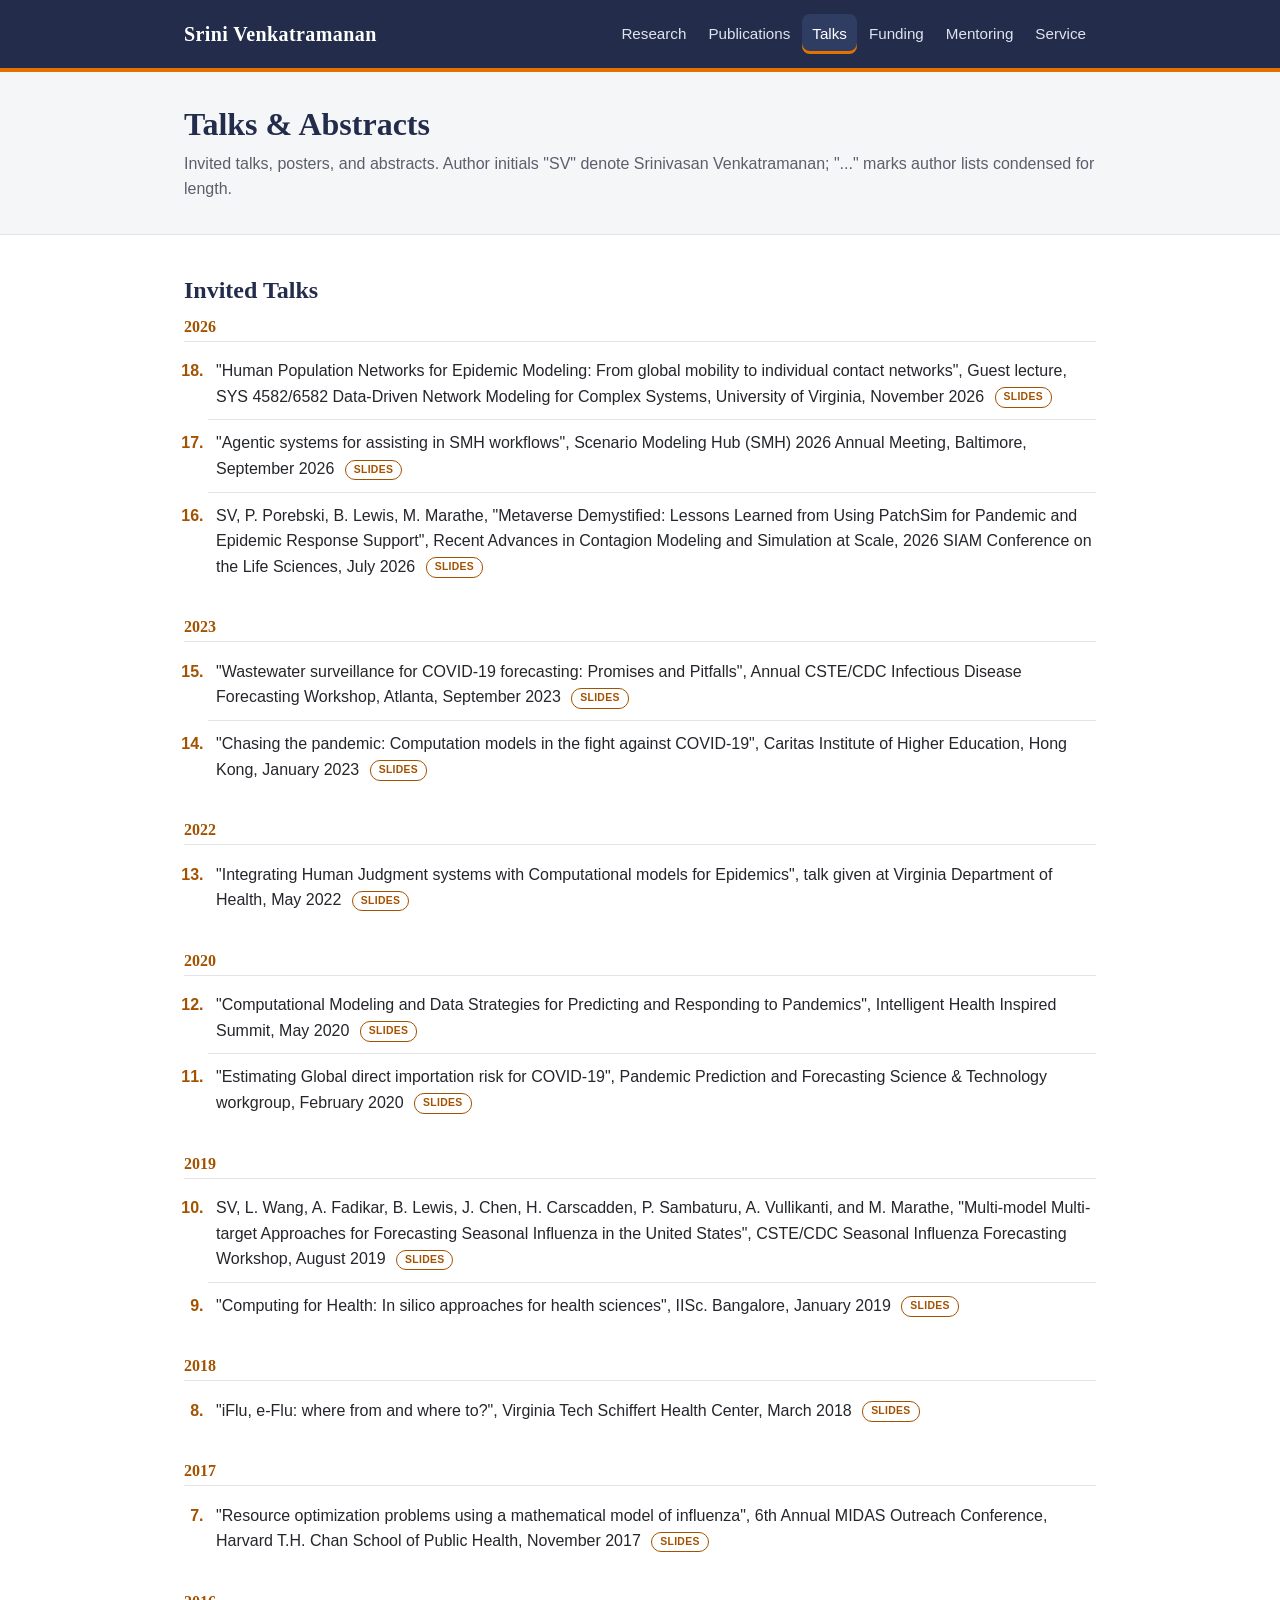
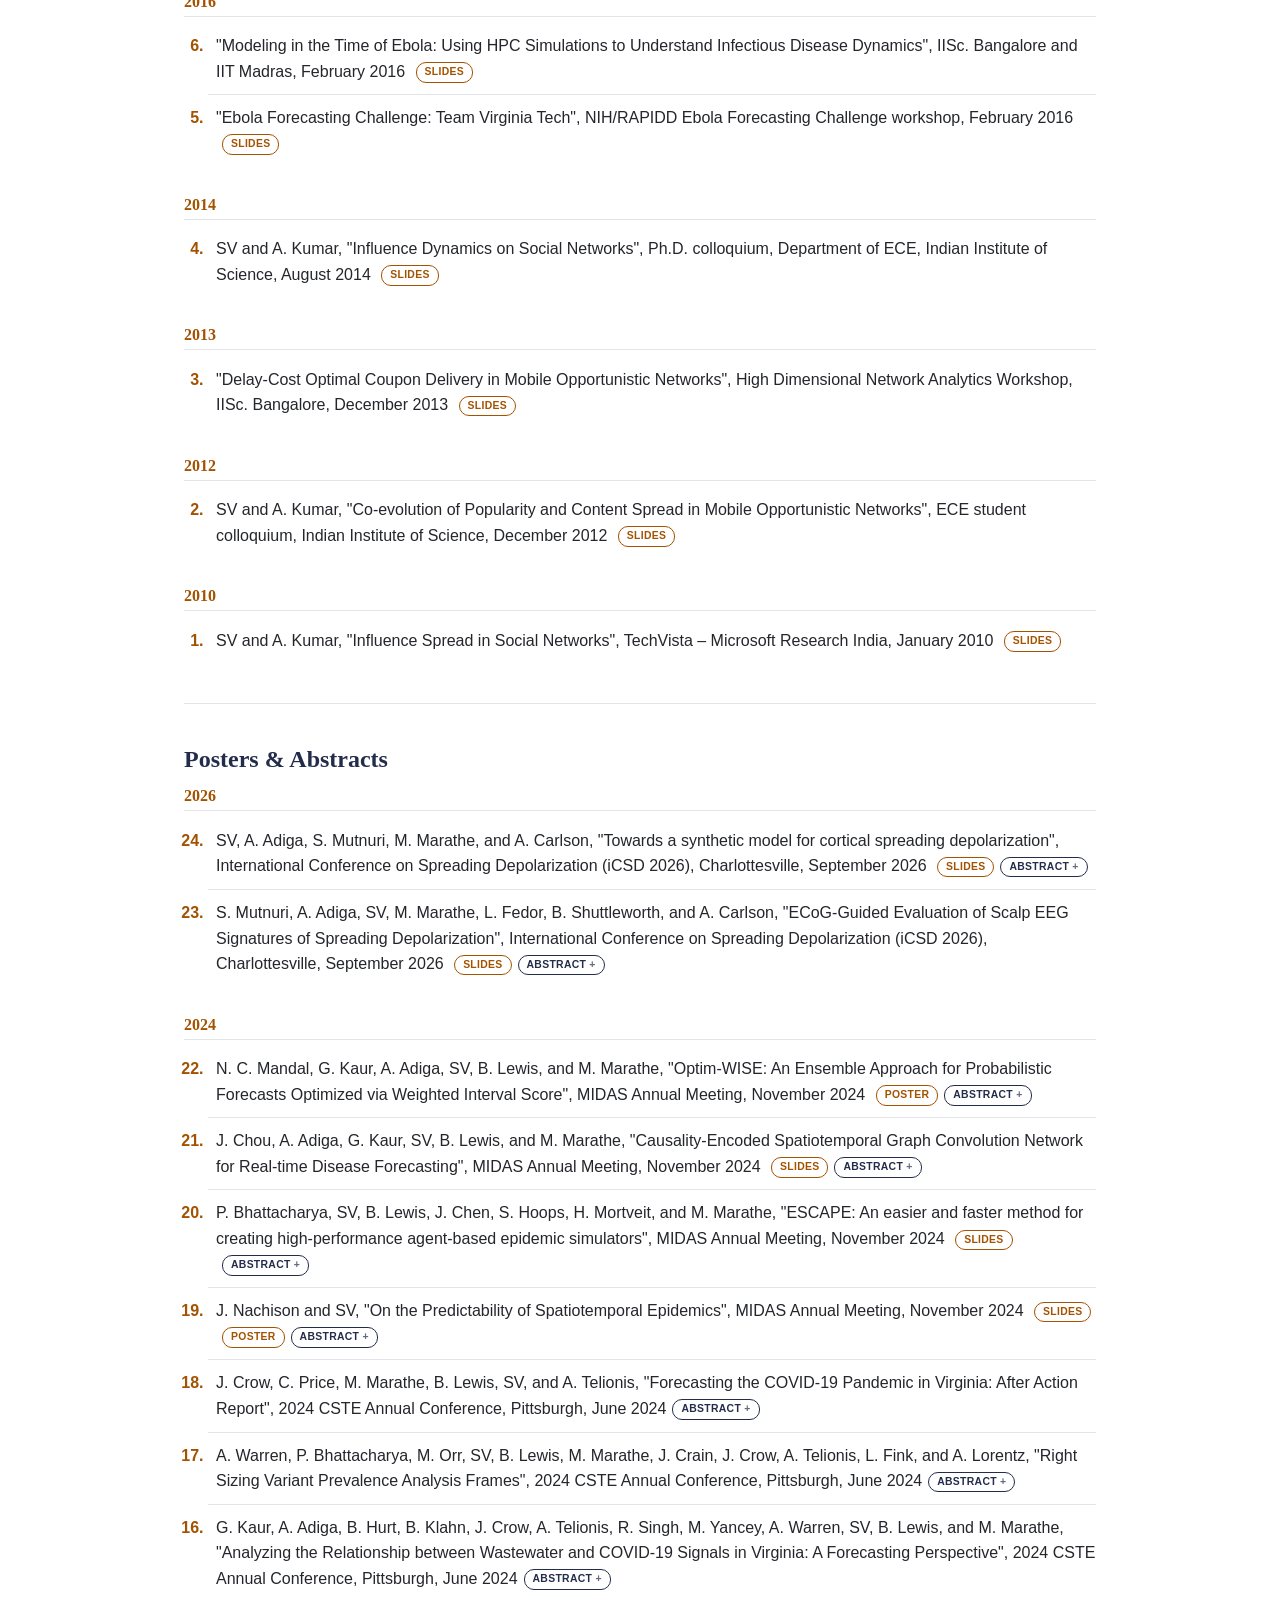
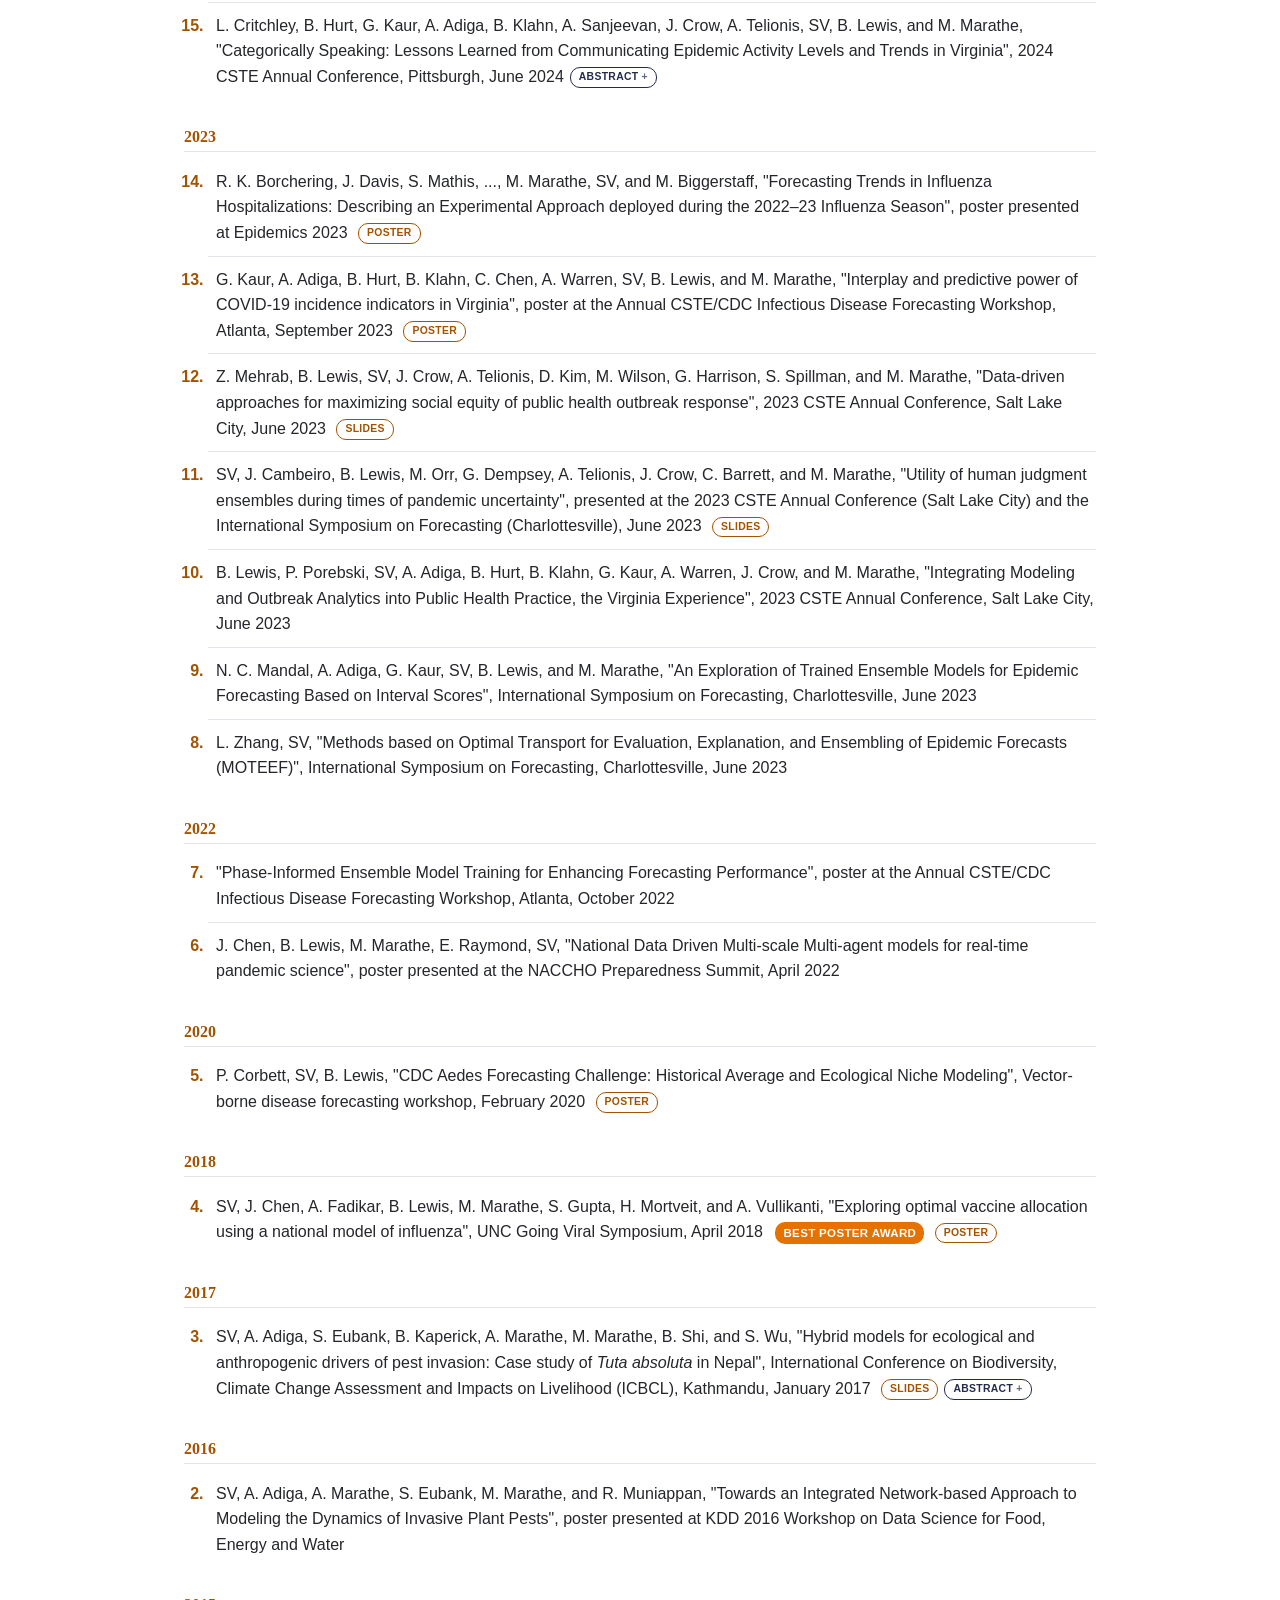
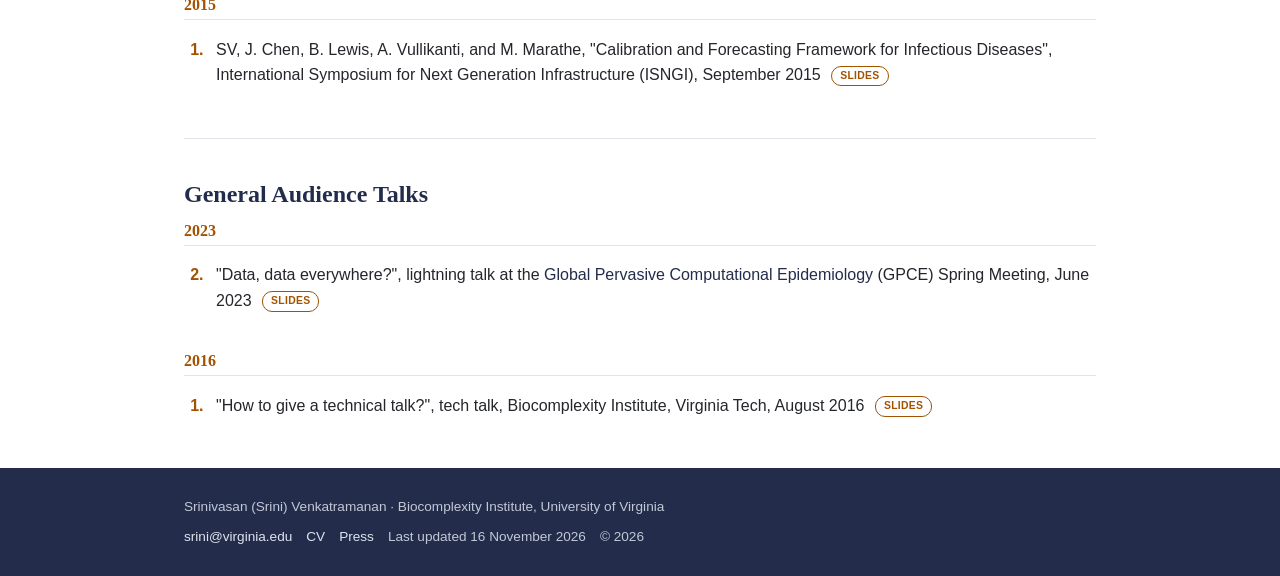
<file: talks.html>
<!doctype html>
<html lang="en">
<head>
<meta charset="utf-8">
<meta name="viewport" content="width=device-width, initial-scale=1">
<title>Talks &amp; Abstracts · Srini Venkatramanan</title>
<meta name="description" content="Invited talks, posters, and abstracts by Srinivasan (Srini) Venkatramanan.">
<!-- Social sharing (Open Graph / Twitter Card) -->
<meta property="og:type" content="website">
<meta property="og:site_name" content="Srini Venkatramanan">
<meta property="og:title" content="Talks &amp; Abstracts">
<meta property="og:description" content="Invited talks, posters, and abstracts by Srinivasan (Srini) Venkatramanan.">
<meta property="og:url" content="https://srinivvenkat.github.io/talks.html">
<meta property="og:image" content="https://srinivvenkat.github.io/assets/og-card.jpg">
<meta property="og:image:width" content="1200">
<meta property="og:image:height" content="630">
<meta property="og:image:alt" content="Srini Venkatramanan, Research Assistant Professor, Biocomplexity Institute, University of Virginia">
<meta name="twitter:card" content="summary_large_image">
<meta name="twitter:title" content="Talks &amp; Abstracts">
<meta name="twitter:description" content="Invited talks, posters, and abstracts by Srinivasan (Srini) Venkatramanan.">
<meta name="twitter:image" content="https://srinivvenkat.github.io/assets/og-card.jpg">
<meta name="twitter:image:alt" content="Srini Venkatramanan, Research Assistant Professor, Biocomplexity Institute, University of Virginia">
<link rel="icon" href="assets/favicon.svg" type="image/svg+xml">
<link rel="stylesheet" href="css/style.css?v=24">
<script src="js/abstracts.js?v=4" defer></script>
<script src="js/back-to-top.js?v=1" defer></script>
</head>
<body id="top">

<a class="skip-link" href="#main">Skip to content</a>

<header class="site-header">
  <div class="container">
    <div class="site-title"><a href="index.html">Srini Venkatramanan</a></div>
    <nav class="site-nav" aria-label="Main">
      <a href="research.html">Research</a>
      <a href="publications.html">Publications</a>
      <a href="talks.html" class="active" aria-current="page">Talks</a>
      <a href="funding.html">Funding</a>
      <a href="mentoring.html">Mentoring</a>
      <a href="service.html">Service</a>
    </nav>
  </div>
</header>

<section class="page-hero">
  <div class="container">
    <h1>Talks &amp; Abstracts</h1>
    <p>Invited talks, posters, and abstracts. Author initials "SV" denote Srinivasan Venkatramanan; "..." marks author lists condensed for length.</p>
  </div>
</section>

<main id="main" tabindex="-1">
  <div class="container">

    <section id="invited-talks">
      <h2>Invited Talks</h2>

      <h3 class="pub-year">2026</h3>
      <ol class="pub-list">
        <li value="18">"Human Population Networks for Epidemic Modeling: From global mobility to individual contact networks", Guest lecture, SYS 4582/6582 Data-Driven Network Modeling for Complex Systems, University of Virginia, November 2026 <a class="slides-link" href="slides/2026-DDN_Epi_Lecture.pdf">Slides</a></li>
        <li value="17">"Agentic systems for assisting in SMH workflows", Scenario Modeling Hub (SMH) 2026 Annual Meeting, Baltimore, September 2026 <a class="slides-link" href="slides/2026-SMH-Agentic-Systems.pdf">Slides</a></li>
        <li value="16">SV, P. Porebski, B. Lewis, M. Marathe, "Metaverse Demystified: Lessons Learned from Using PatchSim for Pandemic and Epidemic Response Support", Recent Advances in Contagion Modeling and Simulation at Scale, 2026 SIAM Conference on the Life Sciences, July 2026 <a class="slides-link" href="slides/2026-SIAM-LS-Metaverse.pdf">Slides</a></li>
      </ol>

      <h3 class="pub-year">2023</h3>
      <ol class="pub-list">
        <li value="15">"Wastewater surveillance for COVID-19 forecasting: Promises and Pitfalls", Annual CSTE/CDC Infectious Disease Forecasting Workshop, Atlanta, September 2023 <a class="slides-link" href="slides/2023-CSTE-Wastewater-Forecasting.pdf">Slides</a></li>
        <li value="14">"Chasing the pandemic: Computation models in the fight against COVID-19", Caritas Institute of Higher Education, Hong Kong, January 2023 <a class="slides-link" href="slides/2023-HK-Chasing-the-Pandemic.pdf">Slides</a></li>
      </ol>

      <h3 class="pub-year">2022</h3>
      <ol class="pub-list">
        <li value="13">"Integrating Human Judgment systems with Computational models for Epidemics", talk given at Virginia Department of Health, May 2022 <a class="slides-link" href="slides/2022-VDH-meetup.pdf">Slides</a></li>
      </ol>

      <h3 class="pub-year">2020</h3>
      <ol class="pub-list">
        <li value="12">"Computational Modeling and Data Strategies for Predicting and Responding to Pandemics", Intelligent Health Inspired Summit, May 2020 <a class="slides-link" href="slides/2020-Intelligent-Health.pdf">Slides</a></li>
        <li value="11">"Estimating Global direct importation risk for COVID-19", Pandemic Prediction and Forecasting Science &amp; Technology workgroup, February 2020 <a class="slides-link" href="slides/2020-PPFST.pdf">Slides</a></li>
      </ol>

      <h3 class="pub-year">2019</h3>
      <ol class="pub-list">
        <li value="10">SV, L. Wang, A. Fadikar, B. Lewis, J. Chen, H. Carscadden, P. Sambaturu, A. Vullikanti, and M. Marathe, "Multi-model Multi-target Approaches for Forecasting Seasonal Influenza in the United States", CSTE/CDC Seasonal Influenza Forecasting Workshop, August 2019 <a class="slides-link" href="slides/2019-CDC-FluSight.pdf">Slides</a></li>
        <li value="9">"Computing for Health: In silico approaches for health sciences", IISc. Bangalore, January 2019 <a class="slides-link" href="slides/2019-IISc.pdf">Slides</a></li>
      </ol>

      <h3 class="pub-year">2018</h3>
      <ol class="pub-list">
        <li value="8">"iFlu, e-Flu: where from and where to?", Virginia Tech Schiffert Health Center, March 2018 <a class="slides-link" href="slides/2018-Schiffert.pdf">Slides</a></li>
      </ol>

      <h3 class="pub-year">2017</h3>
      <ol class="pub-list">
        <li value="7">"Resource optimization problems using a mathematical model of influenza", 6th Annual MIDAS Outreach Conference, Harvard T.H. Chan School of Public Health, November 2017 <a class="slides-link" href="slides/2017-MIDAS-Outreach.pdf">Slides</a></li>
      </ol>

      <h3 class="pub-year">2016</h3>
      <ol class="pub-list">
        <li value="6">"Modeling in the Time of Ebola: Using HPC Simulations to Understand Infectious Disease Dynamics", IISc. Bangalore and IIT Madras, February 2016 <a class="slides-link" href="slides/2016-IISc-IITM.pdf">Slides</a></li>
        <li value="5">"Ebola Forecasting Challenge: Team Virginia Tech", NIH/RAPIDD Ebola Forecasting Challenge workshop, February 2016 <a class="slides-link" href="slides/2016-NIH-EFC.pdf">Slides</a></li>
      </ol>

      <h3 class="pub-year">2014</h3>
      <ol class="pub-list">
        <li value="4">SV and A. Kumar, "Influence Dynamics on Social Networks", Ph.D. colloquium, Department of ECE, Indian Institute of Science, August 2014 <a class="slides-link" href="slides/2014-Colloquium.pdf">Slides</a></li>
      </ol>

      <h3 class="pub-year">2013</h3>
      <ol class="pub-list">
        <li value="3">"Delay-Cost Optimal Coupon Delivery in Mobile Opportunistic Networks", High Dimensional Network Analytics Workshop, IISc. Bangalore, December 2013 <a class="slides-link" href="slides/2013-HDNA.pdf">Slides</a></li>
      </ol>

      <h3 class="pub-year">2012</h3>
      <ol class="pub-list">
        <li value="2">SV and A. Kumar, "Co-evolution of Popularity and Content Spread in Mobile Opportunistic Networks", ECE student colloquium, Indian Institute of Science, December 2012 <a class="slides-link" href="slides/2012-Student-Colloquium.pdf">Slides</a></li>
      </ol>

      <h3 class="pub-year">2010</h3>
      <ol class="pub-list">
        <li value="1">SV and A. Kumar, "Influence Spread in Social Networks", TechVista &ndash; Microsoft Research India, January 2010 <a class="slides-link" href="slides/2010-TechVista.pdf">Slides</a></li>
      </ol>

    </section>


    <section id="posters-abstracts">
      <h2>Posters &amp; Abstracts</h2>

      <h3 class="pub-year">2026</h3>
      <ol class="pub-list">
        <li value="24">SV, A. Adiga, S. Mutnuri, M. Marathe, and A. Carlson, "Towards a synthetic model for cortical spreading depolarization", International Conference on Spreading Depolarization (iCSD 2026), Charlottesville, September 2026 <a class="slides-link" href="slides/2026-iCSD-Synthetic-SD-Model.pdf">Slides</a></li>
        <li value="23">S. Mutnuri, A. Adiga, SV, M. Marathe, L. Fedor, B. Shuttleworth, and A. Carlson, "ECoG-Guided Evaluation of Scalp EEG Signatures of Spreading Depolarization", International Conference on Spreading Depolarization (iCSD 2026), Charlottesville, September 2026 <a class="slides-link" href="slides/2026-iCSD-ML-SD-Detection.pdf">Slides</a></li>
      </ol>

      <h3 class="pub-year">2024</h3>
      <ol class="pub-list">
        <li value="22">N. C. Mandal, G. Kaur, A. Adiga, SV, B. Lewis, and M. Marathe, "Optim-WISE: An Ensemble Approach for Probabilistic Forecasts Optimized via Weighted Interval Score", MIDAS Annual Meeting, November 2024 <a class="slides-link" href="slides/2024-MIDAS-OptimWISE-poster.pdf">Poster</a></li>
        <li value="21">J. Chou, A. Adiga, G. Kaur, SV, B. Lewis, and M. Marathe, "Causality-Encoded Spatiotemporal Graph Convolution Network for Real-time Disease Forecasting", MIDAS Annual Meeting, November 2024 <a class="slides-link" href="slides/2024-MIDAS-CESGCN.pdf">Slides</a></li>
        <li value="20">P. Bhattacharya, SV, B. Lewis, J. Chen, S. Hoops, H. Mortveit, and M. Marathe, "ESCAPE: An easier and faster method for creating high-performance agent-based epidemic simulators", MIDAS Annual Meeting, November 2024 <a class="slides-link" href="slides/2024-MIDAS-ESCAPE.pdf">Slides</a></li>
        <li value="19">J. Nachison and SV, "On the Predictability of Spatiotemporal Epidemics", MIDAS Annual Meeting, November 2024 <a class="slides-link" href="students/Jeremy_Nachison-2024_MIDAS_Slides.pdf">Slides</a> <a class="slides-link" href="students/Jeremy_Nachison-2024_MIDAS_Poster.pdf">Poster</a></li>
        <li value="18">J. Crow, C. Price, M. Marathe, B. Lewis, SV, and A. Telionis, "Forecasting the COVID-19 Pandemic in Virginia: After Action Report", 2024 CSTE Annual Conference, Pittsburgh, June 2024</li>
        <li value="17">A. Warren, P. Bhattacharya, M. Orr, SV, B. Lewis, M. Marathe, J. Crain, J. Crow, A. Telionis, L. Fink, and A. Lorentz, "Right Sizing Variant Prevalence Analysis Frames", 2024 CSTE Annual Conference, Pittsburgh, June 2024</li>
        <li value="16">G. Kaur, A. Adiga, B. Hurt, B. Klahn, J. Crow, A. Telionis, R. Singh, M. Yancey, A. Warren, SV, B. Lewis, and M. Marathe, "Analyzing the Relationship between Wastewater and COVID-19 Signals in Virginia: A Forecasting Perspective", 2024 CSTE Annual Conference, Pittsburgh, June 2024</li>
        <li value="15">L. Critchley, B. Hurt, G. Kaur, A. Adiga, B. Klahn, A. Sanjeevan, J. Crow, A. Telionis, SV, B. Lewis, and M. Marathe, "Categorically Speaking: Lessons Learned from Communicating Epidemic Activity Levels and Trends in Virginia", 2024 CSTE Annual Conference, Pittsburgh, June 2024</li>
      </ol>

      <h3 class="pub-year">2023</h3>
      <ol class="pub-list">
        <li value="14">R. K. Borchering, J. Davis, S. Mathis, ..., M. Marathe, SV, and M. Biggerstaff, "Forecasting Trends in Influenza Hospitalizations: Describing an Experimental Approach deployed during the 2022&ndash;23 Influenza Season", poster presented at Epidemics 2023 <a class="slides-link" href="slides/2023-Epidemics-FluSight-Trends-poster.pdf">Poster</a></li>
        <li value="13">G. Kaur, A. Adiga, B. Hurt, B. Klahn, C. Chen, A. Warren, SV, B. Lewis, and M. Marathe, "Interplay and predictive power of COVID-19 incidence indicators in Virginia", poster at the Annual CSTE/CDC Infectious Disease Forecasting Workshop, Atlanta, September 2023 <a class="slides-link" href="slides/2023-CSTE-Incidence-Indicators-poster.pdf">Poster</a></li>
        <li value="12">Z. Mehrab, B. Lewis, SV, J. Crow, A. Telionis, D. Kim, M. Wilson, G. Harrison, S. Spillman, and M. Marathe, "Data-driven approaches for maximizing social equity of public health outbreak response", 2023 CSTE Annual Conference, Salt Lake City, June 2023 <a class="slides-link" href="slides/2023-CSTE-Social-Equity.pdf">Slides</a></li>
        <li value="11">SV, J. Cambeiro, B. Lewis, M. Orr, G. Dempsey, A. Telionis, J. Crow, C. Barrett, and M. Marathe, "Utility of human judgment ensembles during times of pandemic uncertainty", presented at the 2023 CSTE Annual Conference (Salt Lake City) and the International Symposium on Forecasting (Charlottesville), June 2023 <a class="slides-link" href="slides/2023-CSTE-Human-Judgment.pdf">Slides</a></li>
        <li value="10">B. Lewis, P. Porebski, SV, A. Adiga, B. Hurt, B. Klahn, G. Kaur, A. Warren, J. Crow, and M. Marathe, "Integrating Modeling and Outbreak Analytics into Public Health Practice, the Virginia Experience", 2023 CSTE Annual Conference, Salt Lake City, June 2023</li>
        <li value="9">N. C. Mandal, A. Adiga, G. Kaur, SV, B. Lewis, and M. Marathe, "An Exploration of Trained Ensemble Models for Epidemic Forecasting Based on Interval Scores", International Symposium on Forecasting, Charlottesville, June 2023</li>
        <li value="8" id="posters-abstracts-8">L. Zhang, SV, "Methods based on Optimal Transport for Evaluation, Explanation, and Ensembling of Epidemic Forecasts (MOTEEF)", International Symposium on Forecasting, Charlottesville, June 2023</li>
      </ol>

      <h3 class="pub-year">2022</h3>
      <ol class="pub-list">
        <li value="7">"Phase-Informed Ensemble Model Training for Enhancing Forecasting Performance", poster at the Annual CSTE/CDC Infectious Disease Forecasting Workshop, Atlanta, October 2022</li>
        <li value="6">J. Chen, B. Lewis, M. Marathe, E. Raymond, SV, "National Data Driven Multi-scale Multi-agent models for real-time pandemic science", poster presented at the NACCHO Preparedness Summit, April 2022</li>
      </ol>

      <h3 class="pub-year">2020</h3>
      <ol class="pub-list">
        <li value="5">P. Corbett, SV, B. Lewis, "CDC Aedes Forecasting Challenge: Historical Average and Ecological Niche Modeling", Vector-borne disease forecasting workshop, February 2020 <a class="slides-link" href="students/Patrick_Corbett-2019_Aedes_Poster.pdf">Poster</a></li>
      </ol>

      <h3 class="pub-year">2018</h3>
      <ol class="pub-list">
        <li value="4">SV, J. Chen, A. Fadikar, B. Lewis, M. Marathe, S. Gupta, H. Mortveit, and A. Vullikanti, "Exploring optimal vaccine allocation using a national model of influenza", UNC Going Viral Symposium, April 2018 <span class="badge">Best Poster Award</span> <a class="slides-link" href="slides/2018-Going-Viral.pdf">Poster</a></li>
      </ol>

      <h3 class="pub-year">2017</h3>
      <ol class="pub-list">
        <li value="3">SV, A. Adiga, S. Eubank, B. Kaperick, A. Marathe, M. Marathe, B. Shi, and S. Wu, "Hybrid models for ecological and anthropogenic drivers of pest invasion: Case study of <em>Tuta absoluta</em> in Nepal", International Conference on Biodiversity, Climate Change Assessment and Impacts on Livelihood (ICBCL), Kathmandu, January 2017 <a class="slides-link" href="slides/2017-ICBCL-Tuta-Absoluta.pdf">Slides</a></li>
      </ol>

      <h3 class="pub-year">2016</h3>
      <ol class="pub-list">
        <li value="2">SV, A. Adiga, A. Marathe, S. Eubank, M. Marathe, and R. Muniappan, "Towards an Integrated Network-based Approach to Modeling the Dynamics of Invasive Plant Pests", poster presented at KDD 2016 Workshop on Data Science for Food, Energy and Water</li>
      </ol>

      <h3 class="pub-year">2015</h3>
      <ol class="pub-list">
        <li value="1">SV, J. Chen, B. Lewis, A. Vullikanti, and M. Marathe, "Calibration and Forecasting Framework for Infectious Diseases", International Symposium for Next Generation Infrastructure (ISNGI), September 2015 <a class="slides-link" href="slides/2015-ISNGI.pdf">Slides</a></li>
      </ol>

    </section>

    <section id="general-talks">
      <h2>General Audience Talks</h2>

      <h3 class="pub-year">2023</h3>
      <ol class="pub-list">
        <li value="2">"Data, data everywhere?", lightning talk at the <a href="https://computational-epidemiology.org" target="_blank" rel="noopener noreferrer">Global Pervasive Computational Epidemiology</a> (GPCE) Spring Meeting, June 2023 <a class="slides-link" href="slides/2023-GPCE-Data.pdf">Slides</a></li>
      </ol>

      <h3 class="pub-year">2016</h3>
      <ol class="pub-list">
        <li value="1">"How to give a technical talk?", tech talk, Biocomplexity Institute, Virginia Tech, August 2016 <a class="slides-link" href="slides/2016-NDSSL-techtalk.pdf">Slides</a></li>
      </ol>

    </section>

  </div>
</main>

<footer class="site-footer">
  <div class="container">
    <div>Srinivasan (Srini) Venkatramanan &middot; Biocomplexity Institute, University of Virginia</div>
    <div class="footer-links">
      <a href="mailto:srini@virginia.edu">srini@virginia.edu</a>
      <a href="SV_CV.pdf">CV</a>
      <a href="press.html">Press</a>
      <span>Last updated <time datetime="2026-11-16">16 November 2026</time></span>
      <span>&copy; 2026</span>
    </div>
  </div>
</footer>

</body>
</html>
</file>
<file: css/style.css>
/* ------------------------------------------------------------------ */
/* Design tokens                                                       */
/* ------------------------------------------------------------------ */
:root {
  --navy: #232d4b;
  --navy-light: #2f3d63;
  --orange: #e57200;
  --orange-dark: #c46200;
  /* Orange as *text*. The brand orange above is fine for fills, borders and
     focus rings (3:1 non-text threshold) but only reaches 3.1:1 on white, so
     text uses these two instead: one for light backgrounds, one for navy. Both
     clear 4.5:1 WCAG AA. */
  --orange-text: #a35200;
  --orange-on-navy: #ef8420;
  /* Hover shade for a *filled* orange control, one step darker than
     --orange-text so the white label keeps clearing 4.5:1 throughout. */
  --orange-text-hover: #8f4900;
  --bg: #ffffff;
  --bg-alt: #f5f6f8;
  --text: #24262b;
  --text-muted: #5a5f6b;
  --border: #e2e4e9;
  --max-width: 960px;
  --radius: 8px;
  --shadow: 0 1px 3px rgba(35, 45, 75, 0.08), 0 1px 2px rgba(35, 45, 75, 0.06);
  --font-body: -apple-system, BlinkMacSystemFont, "Segoe UI", Roboto, Helvetica, Arial, sans-serif;
  --font-heading: Georgia, "Times New Roman", serif;
  /* Word-cloud theme hues (dark-on-white, WCAG-validated). See tools/README.md.
     --theme-neutral is the fallback fill for an unthemed word and the fallback
     border on an area card; it is darkened to clear 4.5:1 while staying visibly
     lighter than --theme-methods. */
  --theme-epi: #c1121f;
  --theme-evoeco: #2e7d32;
  --theme-migration: #7b2cbf;
  --theme-social: #1a5fb4;
  --theme-methods: #5b6473;
  --theme-neutral: #6d7585;
}

* {
  box-sizing: border-box;
}

html {
  scroll-behavior: smooth;
}

body {
  margin: 0;
  font-family: var(--font-body);
  color: var(--text);
  background: var(--bg);
  line-height: 1.6;
  font-size: 16px;
}

a {
  color: var(--navy);
  text-decoration: none;
}

a:hover {
  color: var(--orange-text);
  text-decoration: underline;
}

h1, h2, h3, h4 {
  font-family: var(--font-heading);
  color: var(--navy);
  line-height: 1.25;
  margin: 0 0 0.5em;
}

h1 { font-size: 2rem; }
h2 { font-size: 1.5rem; }
h3 { font-size: 1.15rem; }

p { margin: 0 0 1em; }

ul { margin: 0 0 1em; padding-left: 1.25em; }

.container {
  max-width: var(--max-width);
  margin: 0 auto;
  padding: 0 24px;
}

/* ------------------------------------------------------------------ */
/* Header / nav                                                        */
/* ------------------------------------------------------------------ */
.site-header {
  background: var(--navy);
  border-bottom: 4px solid var(--orange);
}

.site-header .container {
  display: flex;
  align-items: center;
  justify-content: space-between;
  flex-wrap: wrap;
  padding-top: 14px;
  padding-bottom: 14px;
  gap: 12px;
}

.site-title {
  color: #fff;
  font-family: var(--font-heading);
  font-size: 1.25rem;
  font-weight: bold;
  letter-spacing: 0.02em;
}

.site-title a {
  color: #fff;
}

.site-title a:hover {
  color: var(--orange-on-navy);
  text-decoration: none;
}

/* One flat row of links. Every link is its own flex item, so the bar can break
   at any gap and only when the row genuinely runs out of width -- there are no
   grouping wrappers forcing an early break at a fixed point. When it does wrap,
   margin-left:auto keeps the block hard right against the container edge. */
.site-nav {
  display: flex;
  flex-wrap: wrap;
  align-items: center;
  justify-content: flex-end;
  margin-left: auto;
  gap: 2px;
}

.site-nav a {
  color: #dfe3ee;
  padding: 8px 10px;
  border-radius: var(--radius);
  font-size: 0.95rem;
  /* A label never breaks mid-word; it moves to the next row whole. */
  white-space: nowrap;
}

.site-nav a:hover,
.site-nav a.active {
  color: #fff;
  background: var(--navy-light);
  text-decoration: none;
}

.site-nav a.active {
  box-shadow: inset 0 -3px 0 var(--orange);
}

/* ------------------------------------------------------------------ */
/* Hero (home page)                                                     */
/* ------------------------------------------------------------------ */
.hero {
  background: var(--bg-alt);
  border-bottom: 1px solid var(--border);
}

.hero .container {
  display: flex;
  align-items: center;
  gap: 32px;
  padding-top: 40px;
  padding-bottom: 40px;
  flex-wrap: wrap;
}

.hero-photo {
  width: 160px;
  height: 160px;
  border-radius: 50%;
  object-fit: cover;
  background: #d8dbe3;
  border: 3px solid #fff;
  box-shadow: var(--shadow);
  flex-shrink: 0;
}

.hero-info { flex: 1; min-width: 260px; }

.hero-info h1 { margin-bottom: 0.15em; }

.hero-role {
  color: var(--orange-text);
  font-weight: 600;
  margin-bottom: 0.5em;
}

.hero-affil {
  color: var(--text-muted);
  margin-bottom: 1em;
}

.hero-links {
  display: flex;
  flex-wrap: wrap;
  gap: 10px;
}

.hero-links a {
  display: inline-block;
  padding: 6px 14px;
  border: 1px solid var(--navy);
  border-radius: 20px;
  font-size: 0.9rem;
  color: var(--navy);
}

.hero-links a:hover {
  background: var(--navy);
  color: #fff;
  text-decoration: none;
}

/* The one filled orange control on the site. It carries a white label, so its
   fill is the text-grade orange (5.6:1 against white) rather than the brand
   orange, which would leave the label at 3.1:1. */
.hero-links a.btn-primary {
  background: var(--orange-text);
  border-color: var(--orange-text);
  color: #fff;
}

.hero-links a.btn-primary:hover {
  background: var(--orange-text-hover);
  border-color: var(--orange-text-hover);
  color: #fff;
}

/* ------------------------------------------------------------------ */
/* Sections                                                             */
/* ------------------------------------------------------------------ */
main section {
  padding: 40px 0;
  border-bottom: 1px solid var(--border);
}

main section:last-child { border-bottom: none; }

.section-heading {
  display: flex;
  align-items: baseline;
  justify-content: space-between;
  gap: 12px;
  flex-wrap: wrap;
  margin-bottom: 1.25em;
}

.section-heading .view-all {
  font-size: 0.9rem;
  white-space: nowrap;
}

/* News (home page). Two columns once there is room, so the dates line up into a
   scannable rail; stacked below 560px, where a fixed date column would squeeze
   the text. Dates are muted and non-wrapping: they orient, the item is the
   content. */
.news-list {
  list-style: none;
  margin: 0;
  padding: 0;
}

.news-list li {
  padding: 9px 0;
  border-bottom: 1px solid var(--border);
}

.news-list li:first-child { padding-top: 0; }
.news-list li:last-child { border-bottom: none; padding-bottom: 0; }

.news-date {
  display: block;
  color: var(--text-muted);
  font-size: 0.85rem;
  white-space: nowrap;
}

@media (min-width: 560px) {
  .news-list li {
    display: grid;
    grid-template-columns: 5.5rem 1fr;
    gap: 0 16px;
    align-items: baseline;
  }
}

/* Timeline (experience / education) */
.timeline {
  list-style: none;
  margin: 0;
  padding: 0;
  border-left: 2px solid var(--border);
}

.timeline li {
  position: relative;
  padding: 0 0 1.1em 20px;
}

.timeline li::before {
  content: "";
  position: absolute;
  left: -6px;
  top: 4px;
  width: 10px;
  height: 10px;
  border-radius: 50%;
  background: var(--orange);
}

.timeline .tl-dates {
  display: block;
  font-size: 0.85rem;
  color: var(--text-muted);
  font-weight: 600;
}

.timeline .tl-role {
  font-weight: 600;
}

.timeline .tl-org {
  color: var(--text-muted);
}

/* Publication list */
.pub-list {
  margin: 0;
  padding: 0;
}

ul.pub-list {
  list-style: none;
}

ol.pub-list {
  list-style: decimal;
  padding-left: 1.5em;
}

ol.pub-list::marker,
ol.pub-list li::marker {
  color: var(--orange-text);
  font-weight: 600;
}

.pub-list li {
  padding: 10px 0 10px 8px;
  border-bottom: 1px solid var(--border);
}

.pub-list li:last-child { border-bottom: none; }

/* Deep-linked entry (a mentoring chip pointing at the talk a project produced).
   Landing mid-list is disorienting with nothing marking the arrival point, so
   the target entry is tinted and flagged in the margin. Background tint only,
   the text keeps its own contrast. */
.pub-list li:target {
  background: #fdf3e7;
  box-shadow: inset 3px 0 0 var(--orange);
  padding-left: 12px;
  margin-left: -12px;
}

.pub-year {
  margin: 1.75em 0 0.4em;
  padding-bottom: 0.25em;
  font-size: 1rem;
  color: var(--orange-text);
  border-bottom: 1px solid var(--border);
}

.pub-year:first-of-type {
  margin-top: 0;
}

.badge {
  display: inline-block;
  background: var(--orange);
  color: #fff;
  font-size: 0.72rem;
  font-weight: 600;
  text-transform: uppercase;
  letter-spacing: 0.03em;
  padding: 2px 8px;
  border-radius: 10px;
  margin-left: 8px;
  vertical-align: middle;
}

/* Slide-deck pill; sized to sit alongside the .abs summary pill */
/* Chip links: slide decks on publications/talks, and on the mentoring page the
   paper or repository a student's project produced. Same affordance in both
   places, so a chip always reads as "the artifact itself is one click away". */
.slides-link,
.entry-link {
  display: inline-block;
  font-size: 0.65rem;
  font-weight: 600;
  text-transform: uppercase;
  letter-spacing: 0.03em;
  padding: 1px 8px;
  margin-left: 6px;
  border: 1px solid var(--orange-text);
  border-radius: 10px;
  color: var(--orange-text);
  background: transparent;
  vertical-align: middle;
  white-space: nowrap;
  transition: background 0.12s ease, color 0.12s ease;
}

.slides-link:hover,
.entry-link:hover {
  background: var(--orange-text);
  color: #fff;
  text-decoration: none;
}

.slides-link:focus-visible,
.entry-link:focus-visible {
  outline: 2px solid var(--orange);
  outline-offset: 2px;
}

/* Abstract disclosure (publications page) */
.abs {
  display: inline;            /* keeps the pill on the citation's last line */
}

.abs > summary {
  display: inline-block;
  list-style: none;
  cursor: pointer;
  font-size: 0.65rem;
  font-weight: 600;
  text-transform: uppercase;
  letter-spacing: 0.03em;
  padding: 1px 8px;
  margin-left: 6px;
  border: 1px solid var(--navy);
  border-radius: 10px;
  color: var(--navy);
  background: transparent;
  vertical-align: middle;
  white-space: nowrap;
  -webkit-user-select: none;
  user-select: none;
  transition: background 0.12s ease, color 0.12s ease;
}

.abs > summary::-webkit-details-marker { display: none; }
.abs > summary::marker { content: ""; }

.abs > summary::after { content: " +"; opacity: 0.7; }
.abs[open] > summary::after { content: " \2212"; }

.abs > summary:hover,
.abs[open] > summary {
  background: var(--navy);
  color: #fff;
}

.abs > summary:focus-visible {
  outline: 2px solid var(--orange);
  outline-offset: 2px;
}

/* block child inside the inline <details> breaks onto its own line */
.abs-body {
  display: block;
  margin-top: 8px;
  padding: 11px 14px;
  background: var(--bg-alt);
  border-left: 3px solid var(--orange);
  border-radius: 0 var(--radius) var(--radius) 0;
  font-size: 0.85rem;
  line-height: 1.55;
  color: var(--text);
}

.abs-body p { margin: 0 0 0.7em; }
.abs-body p:last-child { margin-bottom: 0; }

/* Hoverable ellipsis that reveals a paper's full author list */
.author-ellipsis {
  font: inherit;
  color: var(--navy);
  background: transparent;
  border: none;
  padding: 0 1px;
  margin: 0;
  cursor: pointer;
  letter-spacing: 0.06em;
  border-bottom: 1px dotted var(--navy);
  line-height: inherit;
  -webkit-user-select: none;
  user-select: none;
  transition: color 0.12s ease, border-color 0.12s ease;
}

.author-ellipsis:hover,
.author-ellipsis[aria-expanded="true"] {
  color: var(--orange-text);
  border-bottom-color: var(--orange-text);
}

.author-ellipsis:focus-visible {
  outline: 2px solid var(--orange);
  outline-offset: 2px;
  border-radius: 2px;
}

.author-popover {
  position: absolute;
  z-index: 60;
  max-width: min(360px, calc(100vw - 16px));
  padding: 10px 4px 10px 14px;
  background: var(--bg);
  border: 1px solid var(--border);
  border-radius: var(--radius);
  box-shadow: 0 6px 20px rgba(35, 45, 75, 0.16), 0 2px 6px rgba(35, 45, 75, 0.1);
  font-size: 0.82rem;
  line-height: 1.45;
  color: var(--text);
}

.author-popover[hidden] { display: none; }

.author-popover-title {
  font-weight: 600;
  color: var(--navy);
  text-transform: uppercase;
  letter-spacing: 0.03em;
  font-size: 0.68rem;
  margin: 0 10px 7px 0;
}

.author-popover-list {
  margin: 0;
  padding-right: 10px;
  max-height: 260px;
  overflow-y: auto;
}

/* Card grid (open data & software) */
.card-grid {
  display: grid;
  grid-template-columns: repeat(auto-fill, minmax(220px, 1fr));
  gap: 16px;
}

.card {
  background: var(--bg-alt);
  border: 1px solid var(--border);
  border-radius: var(--radius);
  padding: 16px;
}

.card h3 {
  font-size: 1rem;
  margin-bottom: 0.35em;
}

.card p {
  font-size: 0.9rem;
  color: var(--text-muted);
  margin-bottom: 0.5em;
}

/* Open data & software cards carry two extra lines so a visitor can tell what a
   thing is for and whether they may use it, without opening the repo: a "who
   it's for" sentence, and a footer of hard facts (license, language, last
   activity). The date is stated plainly rather than translated into a
   maintenance label, since a stable tool and an abandoned one look identical
   from commit dates alone. */
.card-for {
  font-size: 0.85rem;
  color: var(--text);
}

.card-meta {
  display: flex;
  flex-wrap: wrap;
  gap: 4px 10px;
  align-items: baseline;
  margin: 10px 0 0;
  padding: 8px 0 0;
  border-top: 1px solid var(--border);
  font-size: 0.78rem;
  color: var(--text-muted);
  list-style: none;
}

.card-meta li + li::before {
  content: "· ";
  margin-right: 6px;
  color: var(--border);
}

.card-lic {
  font-weight: 600;
  color: var(--navy);
}

/* No license means legally not reusable, which is exactly what a practitioner
   needs to notice, so it is called out rather than blending into the row. */
.card-lic.is-missing { color: var(--orange-text); }

/* Research areas: topic cards with SVG cover art. The top border carries the
   same theme color the word cloud uses, so a topic reads the same everywhere.

   Flex rather than grid: with five cards the last row is always short, and a
   grid would leave its empty tracks hanging to the right. Flex centers the
   leftover cards under the full rows instead.

   Cards are sized to an exact fraction of the row and never grow, so a full row
   still spans the container edge to edge while a short row keeps that same card
   width and simply centers. Column count steps at fixed widths (1 up, then 2,
   then 3) rather than auto-fitting, because a fraction has to know the count. */
.card-grid--areas {
  display: flex;
  flex-wrap: wrap;
  justify-content: center;
  gap: 20px;
}

.card--area {
  flex: 0 1 100%;
  max-width: 100%;
  padding: 0;
  overflow: hidden;
  border-top: 4px solid var(--theme-neutral);
  display: flex;
  flex-direction: column;
  transition: box-shadow 0.15s ease, transform 0.15s ease;
}

.card--area[data-theme="epi"] { border-top-color: var(--theme-epi); }
.card--area[data-theme="evoeco"] { border-top-color: var(--theme-evoeco); }
.card--area[data-theme="migration"] { border-top-color: var(--theme-migration); }
.card--area[data-theme="social"] { border-top-color: var(--theme-social); }
.card--area[data-theme="methods"] { border-top-color: var(--theme-methods); }

.card--area:hover,
.card--area:focus-within {
  box-shadow: var(--shadow);
  transform: translateY(-2px);
}

.card-cover {
  display: block;
  width: 100%;
  height: auto;
  background: var(--bg);
  border-bottom: 1px solid var(--border);
}

.card--area .card-body {
  padding: 16px;
  display: flex;
  flex-direction: column;
  flex: 1;
}

.card--area .card-body p {
  flex: 1;
}

.card-link {
  font-size: 0.9rem;
  font-weight: 600;
  align-self: flex-start;
}

/* 641px matches the breakpoint where the site header stops stacking. */
@media (min-width: 641px) {
  .card--area { flex-basis: calc((100% - 20px) / 2); }
}

@media (min-width: 901px) {
  .card--area { flex-basis: calc((100% - 40px) / 3); }
}

@media (prefers-reduced-motion: reduce) {
  .card--area { transition: none; }
  .card--area:hover,
  .card--area:focus-within { transform: none; }
}

/* Publications page category nav */
/* Plain grouped lists (funding, awards, mentoring, outreach) */
.entry-list {
  list-style: none;
  margin: 0;
  padding: 0;
}

.entry-list li {
  padding: 10px 0;
  border-bottom: 1px solid var(--border);
}

.entry-list li:last-child { border-bottom: none; }

.entry-title { font-weight: 600; }

.entry-meta {
  color: var(--text-muted);
  font-size: 0.9rem;
}

.entry-sub {
  color: var(--text-muted);
  font-size: 0.9rem;
  margin-top: 2px;
}

.reviewer-list {
  color: var(--text-muted);
  font-size: 0.95rem;
}

/* Mentoring: the four questions an inquiry should answer. A <dl> rather than a
   list of sentences so the questions stay scannable and a student can check
   their draft against them. The term sits on its own line at narrow widths and
   beside the answer once there is room for both. */
.ask-list {
  margin: 0;
  padding: 14px 16px;
  background: var(--bg-alt);
  border-left: 3px solid var(--orange);
  border-radius: 0 var(--radius) var(--radius) 0;
}

.ask-list dt {
  font-weight: 600;
  color: var(--navy);
}

.ask-list dd {
  margin: 0 0 0.7em;
  color: var(--text-muted);
  font-size: 0.95rem;
}

.ask-list dd:last-child { margin-bottom: 0; }

@media (min-width: 560px) {
  .ask-list {
    display: grid;
    grid-template-columns: max-content 1fr;
    gap: 8px 16px;
  }

  .ask-list dt { text-align: right; }
  .ask-list dd { margin-bottom: 0; }
}

/* Page hero (non-home pages) */
.page-hero {
  background: var(--bg-alt);
  border-bottom: 1px solid var(--border);
  padding: 32px 0;
}

.page-hero h1 { margin-bottom: 0.2em; }
.page-hero p { color: var(--text-muted); margin: 0; }

/* ------------------------------------------------------------------ */
/* Footer                                                               */
/* ------------------------------------------------------------------ */
.site-footer {
  background: var(--navy);
  color: #c3c8d6;
  padding: 28px 0;
  font-size: 0.85rem;
}

.site-footer a { color: #dfe3ee; }
.site-footer a:hover { color: var(--orange-on-navy); }

.footer-links {
  display: flex;
  gap: 14px;
  flex-wrap: wrap;
  margin-top: 8px;
}

/* ------------------------------------------------------------------ */
/* Word cloud (home page "Research Themes")                            */
/* ------------------------------------------------------------------ */
/* The word-cloud controls/legend/play button set their own display, which
   would override the UA [hidden] rule. Keep [hidden] authoritative so they stay
   hidden until JS reveals them (and with JS off / reduced motion). */
[hidden] { display: none !important; }

/* ------------------------------------------------------------------ */
/* Home: research visualization carousel (themes <-> network)          */
/* ------------------------------------------------------------------ */
/* Tabs toggle between the two home-page visualizations. Built by
   js/viz-carousel.js; with JS off the panels stack (both visible), each keeping
   its own <h2>, so the section still works. */
.viz-tabs {
  display: flex;
  flex-wrap: wrap;
  align-items: baseline;
  gap: 2px 22px;
}

/* Each tab reads as a switchable section title (heading font, not a chip). */
.viz-tab {
  font-family: var(--font-heading);
  font-size: 1.5rem;
  line-height: 1.25;
  color: var(--text-muted);
  background: none;
  border: 0;
  border-bottom: 3px solid transparent;
  margin: 0;
  padding: 2px 2px 6px;
  cursor: pointer;
  transition: color 0.15s ease, border-color 0.15s ease;
}

.viz-tab:hover { color: var(--navy); }

.viz-tab[aria-selected="true"] {
  color: var(--navy);
  border-bottom-color: var(--orange);
}

.viz-tab:focus-visible {
  outline: 2px solid var(--orange);
  outline-offset: 2px;
  border-radius: 3px;
}

/* Enhanced (JS on): the two panels overlap in one grid cell and only the active
   one shows. The inactive panel uses visibility:hidden (NOT display:none) so the
   word cloud / network can still measure text via getBBox while off-screen, and
   so assistive tech skips it. Overlapping keeps the section height stable (no
   jump when toggling). */
.viz-enhanced .viz-stack {
  display: grid;
}

.viz-enhanced .viz-panel {
  grid-area: 1 / 1;
  visibility: hidden;
  opacity: 0;
  pointer-events: none;
  transition: opacity 0.25s ease;
}

.viz-enhanced .viz-panel.is-active {
  visibility: visible;
  opacity: 1;
  pointer-events: auto;
}

/* With the <h2> hidden, the intro no longer needs to tuck under it. */
.viz-enhanced .viz-panel .wc-intro,
.viz-enhanced .viz-panel .cn-intro {
  margin-top: 0;
}

@media (prefers-reduced-motion: reduce) {
  .viz-enhanced .viz-panel { transition: none; }
}

.wc-intro {
  color: var(--text-muted);
  font-size: 0.95rem;
  margin-top: -0.5em;
}

.wc-cloud {
  width: 100%;
  min-height: 120px;
}

svg.wc {
  display: block;
  width: 100%;
  height: auto;
  max-height: 380px;
  overflow: visible;
}

/* Each word is an <a> wrapping an SVG <text>. */
.wc-word text {
  font-family: var(--font-heading);
  fill: var(--theme-neutral);
  cursor: pointer;
  transition: fill 0.15s ease, opacity 0.15s ease;
}

.wc-word[data-theme="epi"] text { fill: var(--theme-epi); }
.wc-word[data-theme="evoeco"] text { fill: var(--theme-evoeco); }
.wc-word[data-theme="migration"] text { fill: var(--theme-migration); }
.wc-word[data-theme="social"] text { fill: var(--theme-social); }
.wc-word[data-theme="methods"] text { fill: var(--theme-methods); }
.wc-word[data-theme="neutral"] text { fill: var(--theme-neutral); }

/* Override the global a:hover underline — each word is an <a>, but the cloud
   uses bold (not underline) as its hover cue. */
.wc-word,
.wc-word:hover,
.wc-word:focus-visible { text-decoration: none; }

.wc-word:hover text,
.wc-word:focus-visible text {
  font-weight: bold;
}

.wc-word:focus-visible text {
  outline: none;
}
.wc-word:focus-visible {
  outline: 2px solid var(--orange);
  outline-offset: 1px;
  border-radius: 3px;
}

/* When one word is emphasized, its siblings recede. */
.wc-cloud.is-hovering .wc-word:not(:hover):not(:focus-visible) text {
  opacity: 0.28;
}

/* When a legend theme is previewed or pinned, words of other themes recede. */
.wc-word.wc-off text {
  opacity: 0.1;
}

/* Legend: a row of small chips, one per theme. */
.wc-legend {
  display: flex;
  flex-wrap: wrap;
  gap: 8px 16px;
  list-style: none;
  padding: 0;
  margin: 1.25em 0 0;
  font-size: 0.85rem;
  color: var(--text-muted);
}

.wc-legend li {
  display: flex;
  align-items: center;
}

/* Each legend entry is a toggle button: hover/focus previews a theme, click pins it. */
.wc-legend-btn {
  display: inline-flex;
  align-items: center;
  gap: 6px;
  background: none;
  border: 0;
  margin: 0;
  padding: 3px 6px;
  border-radius: 5px;
  font: inherit;
  color: inherit;
  line-height: 1.2;
  cursor: pointer;
  transition: color 0.15s ease, background 0.15s ease;
}

.wc-legend-btn:hover {
  color: var(--navy);
  background: rgba(35, 45, 75, 0.06);
}

.wc-legend-btn:focus-visible {
  outline: 2px solid var(--orange);
  outline-offset: 1px;
}

.wc-legend-btn[aria-pressed="true"] {
  color: var(--navy);
  font-weight: 600;
  background: rgba(35, 45, 75, 0.08);
}

.wc-legend .wc-swatch {
  width: 12px;
  height: 12px;
  border-radius: 3px;
  flex-shrink: 0;
}

.wc-legend-btn[aria-pressed="true"] .wc-swatch {
  box-shadow: 0 0 0 2px rgba(35, 45, 75, 0.25);
}

/* ------------------------------------------------------------------ */
/* Home: co-author collaboration network                               */
/* ------------------------------------------------------------------ */
.cn-intro {
  color: var(--text-muted);
  font-size: 0.95rem;
  margin-top: -0.5em;
}

.cn-graph {
  width: 100%;
  min-height: 120px;
}

svg.cn {
  display: block;
  width: 100%;
  height: auto;
  max-height: 460px;
  /* Zoomed-in content is larger than the viewBox, so clip it to the panel; also
     keeps a touch pan/zoom from scrolling the page instead. */
  overflow: hidden;
  touch-action: none;
}
/* While dragging empty space to pan (see setupZoomPan). */
svg.cn.cn-panning { cursor: grabbing; }

/* Edges: faint at rest so the bubbles lead; a hovered node's ties light up. */
.cn-edge {
  stroke: var(--navy);
  stroke-opacity: 0.09;
  stroke-linecap: round;
  transition: stroke-opacity 0.15s ease;
}

.cn-circle {
  stroke: rgba(35, 45, 75, 0.35);
  stroke-width: 1;
  transition: opacity 0.15s ease;
}

/* Each node is an <a> wrapping a <circle> + <text> label. */
.cn-node { text-decoration: none; }
.cn-node,
.cn-node:hover,
.cn-node:focus-visible { text-decoration: none; }

/* Bubbles are draggable (see setupDrag in coauthors.js): grab cursor advertises
   it, and touch-action keeps a touch drag from scrolling the page instead. */
.cn-node {
  cursor: grab;
  touch-action: none;
}
.cn-node:active { cursor: grabbing; }

.cn-label {
  font-family: var(--font-heading);
  fill: #fff;
  pointer-events: none;
  cursor: pointer;
}

/* Labels dropped beneath a too-small bubble sit on the page background, so they
   flip to dark ink with a white halo instead. */
.cn-label-below {
  fill: var(--navy);
  paint-order: stroke;
  stroke: #fff;
  stroke-width: 2.5px;
  stroke-linejoin: round;
}

/* Labels too small to fit inside their bubble are hidden at rest and only
   revealed (beneath the bubble) while that node is hovered or keyboard-focused. */
.cn-label-hover { opacity: 0; transition: opacity 0.12s ease; }
.cn-node:hover .cn-label-hover,
.cn-node:focus-visible .cn-label-hover { opacity: 1; }

/* Pale (short-tenure) bubbles are too light for white text, so their in-bubble
   label flips to dark ink with a white halo -- same treatment as a dropped label,
   but kept centered inside the bubble. */
.cn-label-dark {
  fill: var(--navy);
  stroke: #fff;
  stroke-width: 2.5px;
}

.cn-node:focus-visible {
  outline: 2px solid var(--orange);
  outline-offset: 2px;
  border-radius: 4px;
}

.cn-node:hover .cn-circle,
.cn-node:focus-visible .cn-circle {
  stroke: var(--navy);
  stroke-width: 2;
}

/* Emphasis: when a node is active, its neighborhood stays lit and the rest fade
   (mirrors the word cloud's "siblings recede" behavior). */
.cn.cn-active .cn-node.cn-off { opacity: 0.22; }
.cn.cn-active .cn-edge.cn-off { stroke-opacity: 0.05; }
.cn.cn-active .cn-edge.cn-on { stroke-opacity: 0.5; }
/* A focused node's lit ties, colored by direction: dark orange for the node's OWN
   top-N nominations, light orange for ties it only accrued because a neighbor
   nominated it. (Rest edges above are faint grey, so orange reads as "active".) */
.cn.cn-active .cn-edge.cn-nom-out { stroke: var(--orange-dark); stroke-opacity: 0.9; }
.cn.cn-active .cn-edge.cn-nom-in  { stroke: #e8c24d; stroke-opacity: 0.85; }

/* ------------------------------------------------------------------ */
/* Publications: cross-page term filter (from the word cloud)          */
/* ------------------------------------------------------------------ */
.pub-banner {
  display: flex;
  align-items: center;
  gap: 12px;
  flex-wrap: wrap;
  background: var(--navy);
  color: #fff;
  border-radius: var(--radius);
  padding: 12px 16px;
  margin: 0 0 1.5em;
  font-size: 0.92rem;
}

.pub-banner strong { color: #fff; }

.pub-banner .pub-banner-term {
  color: #ffd9b0;
}

.pub-banner .pub-banner-close {
  margin-left: auto;
  background: transparent;
  border: 1px solid rgba(255, 255, 255, 0.5);
  color: #fff;
  border-radius: 16px;
  padding: 3px 12px;
  font-size: 0.82rem;
  font-family: var(--font-body);
  cursor: pointer;
  white-space: nowrap;
}

.pub-banner .pub-banner-close:hover {
  background: var(--orange);
  border-color: var(--orange);
}

/* ------------------------------------------------------------------ */
/* Publication search / filter toolbar (built by js/pub-search.js)      */
/* ------------------------------------------------------------------ */

/* This file's hiding layer. pub-filter.js uses the `hidden` property instead, so
   the two compose: whichever hides an element, it stays hidden, and each
   restores only its own. */
.is-filtered-out { display: none; }

.pub-controls {
  display: flex;
  flex-wrap: wrap;
  align-items: flex-end;
  gap: 12px 16px;
  margin: 20px 0 8px;
  padding: 16px;
  background: var(--bg-alt);
  border: 1px solid var(--border);
  border-radius: var(--radius);
}

.pub-control {
  display: flex;
  flex-direction: column;
  gap: 4px;
}

.pub-control:first-child { flex: 1 1 260px; }

.pub-control label {
  font-size: 0.78rem;
  font-weight: 600;
  color: var(--text-muted);
  text-transform: uppercase;
  letter-spacing: 0.04em;
}

.pub-control input,
.pub-control select {
  font: inherit;
  font-size: 0.92rem;
  padding: 7px 10px;
  color: var(--text);
  background: var(--bg);
  border: 1px solid #c7ccd6;
  border-radius: var(--radius);
  min-height: 38px;
}

.pub-control input { width: 100%; }

.pub-control input:focus-visible,
.pub-control select:focus-visible,
.pub-clear:focus-visible {
  outline: 2px solid var(--orange);
  outline-offset: 1px;
}

.pub-clear {
  font: inherit;
  font-size: 0.9rem;
  padding: 8px 16px;
  min-height: 38px;
  color: var(--navy);
  background: var(--bg);
  border: 1px solid var(--navy);
  border-radius: var(--radius);
  cursor: pointer;
}

.pub-clear:hover {
  background: var(--navy);
  color: #fff;
}

/* Takes the full row under the controls, so the count never squeezes them. */
.pub-count {
  flex: 1 0 100%;
  margin: 0;
  font-size: 0.88rem;
  color: var(--text-muted);
}

.pub-count.is-empty {
  color: var(--orange-text);
  font-weight: 600;
}

/* Set on a row the search matched only inside its abstract, where the citation
   on screen carries no trace of what was typed. Tinting the existing Abstract
   pill points at where the match actually is, and pairs with the "matched in
   their abstracts only" note in the count.
   Scoped to the resting state so the pill's own hover and open styling, which
   is defined earlier in this file, still wins when either applies. */
.is-abs-match .abs:not([open]) > summary:not(:hover) {
  border-color: var(--orange);
  color: var(--orange-text);
  background: #fdf3e8;
}

/* ------------------------------------------------------------------ */
/* BibTeX disclosure (built by js/pub-bibtex.js)                        */
/* ------------------------------------------------------------------ */
.bib {
  margin-top: 6px;
  font-size: 0.85rem;
}

.bib > summary {
  display: inline-block;
  cursor: pointer;
  color: var(--text-muted);
  font-weight: 600;
  letter-spacing: 0.02em;
  list-style: none;
}

.bib > summary::-webkit-details-marker { display: none; }

.bib > summary::before {
  content: "▸ ";
  font-size: 0.8em;
}

.bib[open] > summary::before { content: "▾ "; }

.bib > summary:hover { color: var(--orange-text); }

.bib > summary:focus-visible {
  outline: 2px solid var(--orange);
  outline-offset: 2px;
  border-radius: 2px;
}

.bib-body {
  position: relative;
  margin-top: 8px;
}

.bib-pre {
  margin: 0;
  padding: 12px 14px;
  overflow-x: auto;
  font-family: ui-monospace, SFMono-Regular, Menlo, Consolas, monospace;
  font-size: 0.78rem;
  line-height: 1.5;
  color: var(--text);
  background: var(--bg-alt);
  border: 1px solid var(--border);
  border-radius: var(--radius);
  white-space: pre;
  tab-size: 2;
}

.bib-copy {
  position: absolute;
  top: 8px;
  right: 8px;
  font: inherit;
  font-size: 0.78rem;
  padding: 4px 10px;
  color: var(--navy);
  background: var(--bg);
  border: 1px solid #c7ccd6;
  border-radius: var(--radius);
  cursor: pointer;
}

.bib-copy:hover { background: var(--navy); color: #fff; }

.bib-copy.is-copied {
  background: var(--orange-text);
  border-color: var(--orange-text);
  color: #fff;
}

.bib-copy:focus-visible {
  outline: 2px solid var(--orange);
  outline-offset: 2px;
}

/* ------------------------------------------------------------------ */
/* Press page: copyable bio blocks and the photo row                    */
/* ------------------------------------------------------------------ */
/* A bio reads as a quotable block rather than body prose, so it is tinted and
   rule-marked: a reporter can see at a glance where the text they may lift
   starts and stops. Padded right so the Copy button never overlaps the last
   line; position:relative anchors that button, which reuses .bib-copy. */
.press-text {
  position: relative;
  margin: 0 0 1.25em;
  padding: 14px 96px 14px 16px;
  background: var(--bg-alt);
  border-left: 3px solid var(--orange);
  border-radius: 0 var(--radius) var(--radius) 0;
}

.press-text p { margin: 0; }

/* The button sits inline under the text at narrow widths, where a 96px gutter
   would leave the prose too cramped to read. */
@media (max-width: 560px) {
  .press-text { padding-right: 16px; }

  .press-copy {
    position: static;
    display: inline-block;
    margin-top: 10px;
  }
}

.press-asset {
  display: flex;
  align-items: center;
  gap: 18px;
  flex-wrap: wrap;
}

.press-asset img {
  border-radius: 50%;
  border: 3px solid #fff;
  box-shadow: var(--shadow);
}

.press-asset p { margin: 0; }

/* ------------------------------------------------------------------ */
/* Back to top (built by js/back-to-top.js)                             */
/* ------------------------------------------------------------------ */
/* Deliberately quiet: a small outlined disc in the corner that firms up on
   hover, rather than a filled badge competing with the page. Bottom-right and
   fixed, clear of the footer links. [hidden] stays authoritative (see the rule
   near the word-cloud section), so the control is absent until scrolled to. */
.to-top {
  position: fixed;
  right: 20px;
  bottom: 20px;
  z-index: 20;
  display: flex;
  align-items: center;
  justify-content: center;
  width: 40px;
  height: 40px;
  border-radius: 50%;
  border: 1px solid var(--border);
  background: rgba(255, 255, 255, 0.92);
  color: var(--navy);
  font-size: 1.1rem;
  line-height: 1;
  box-shadow: var(--shadow);
  transition: background 0.12s ease, color 0.12s ease, border-color 0.12s ease;
}

.to-top:hover {
  background: var(--navy);
  border-color: var(--navy);
  color: #fff;
  text-decoration: none;
}

.to-top:focus-visible {
  outline: 2px solid var(--orange);
  outline-offset: 2px;
}

/* On a phone the disc would sit over the content it is meant to help you leave,
   so it tucks in tighter and shrinks. */
@media (max-width: 560px) {
  .to-top { right: 12px; bottom: 12px; width: 36px; height: 36px; }
}

/* Skip link: the first focusable thing on every page. Off-screen until focused,
   so it costs sighted users nothing but lets a keyboard user jump the header
   nav (7 links) and land straight on <main>. */
.skip-link {
  position: absolute;
  left: 8px;
  top: -100px;
  z-index: 100;
  padding: 10px 18px;
  background: var(--navy);
  color: #fff;
  font-size: 0.95rem;
  border-radius: 0 0 var(--radius) var(--radius);
  box-shadow: var(--shadow);
}

.skip-link:focus {
  top: 0;
  color: #fff;
  text-decoration: none;
  outline: 2px solid var(--orange);
  outline-offset: 2px;
}

/* Keeps the sticky-free header from covering the target when jumped to. */
main:target,
main:focus {
  outline: none;
  scroll-margin-top: 12px;
}

/* Screen-reader-only utility. */
.sr-only {
  position: absolute;
  width: 1px;
  height: 1px;
  padding: 0;
  margin: -1px;
  overflow: hidden;
  clip: rect(0, 0, 0, 0);
  white-space: nowrap;
  border: 0;
}

/* ------------------------------------------------------------------ */
/* Publication heatmap (js/pub-heatmap.js)                             */
/* ------------------------------------------------------------------ */

/* Rows are categories, columns are years, shade is count. The ramp is a single
   hue (UVA navy) light to dark, so the ordering reads as magnitude rather than
   as four unrelated colors; each step is paired with the ink that clears WCAG AA
   on it (navy on the two light steps, white on the two dark ones). Every cell
   also prints its count, so nothing here depends on color alone. */
.pub-heatmap {
  margin: 0 0 1.25em;
  padding: 16px 18px 12px;
  background: var(--bg-alt);
  border: 1px solid var(--border);
  border-radius: var(--radius);
}

.pub-heatmap-heading {
  margin: 0 0 12px;
  font-size: 1.1rem;
}

/* The grid is wider than a phone; it scrolls on its own rather than pushing the
   page sideways. The region is focusable so the scroll is reachable by keyboard. */
.pub-heatmap-scroll {
  overflow-x: auto;
  padding-bottom: 4px;
}

.pub-heatmap-scroll:focus-visible {
  outline: 2px solid var(--orange);
  outline-offset: 2px;
}

.pub-heatmap-table {
  border-collapse: separate;
  border-spacing: 3px;
  margin: 0;
  font-size: 0.8rem;
}

.pub-heatmap-corner {
  padding: 0;
  font-size: 0;
}

.pub-heatmap-year {
  padding: 0 0 4px;
  font-weight: 500;
  font-size: 0.68rem;
  color: var(--text-muted);
  text-align: center;
  white-space: nowrap;
}

.pub-heatmap-total-head {
  padding: 0 0 4px 8px;
  font-weight: 600;
  font-size: 0.68rem;
  color: var(--text-muted);
  text-align: right;
}

.pub-heatmap-row-head {
  padding: 0 10px 0 0;
  font-weight: 500;
  text-align: left;
  white-space: nowrap;
}

.pub-heatmap-row-head a {
  color: var(--text);
}

.pub-heatmap-row-head a:hover,
.pub-heatmap-row-head a:focus {
  color: var(--orange-text);
}

.pub-heatmap-cell {
  width: 32px;
  height: 32px;
  padding: 0;
  text-align: center;
  background: #eef0f3;
  border: 1px solid var(--border);
  border-radius: 4px;
}

.pub-heatmap-cell a {
  display: flex;
  align-items: center;
  justify-content: center;
  width: 100%;
  height: 100%;
  font-variant-numeric: tabular-nums;
  font-weight: 600;
  border-radius: 3px;
}

.pub-heatmap-cell a:hover {
  text-decoration: none;
}

.pub-heatmap-cell a:hover,
.pub-heatmap-cell a:focus-visible {
  outline: 2px solid var(--orange);
  outline-offset: 1px;
}

.pub-heatmap-cell.lvl-1 { background: #d6dbe6; border-color: #c7cddc; }
.pub-heatmap-cell.lvl-2 { background: #a3adc6; border-color: #96a1bd; }
.pub-heatmap-cell.lvl-3 { background: #41507d; border-color: #394770; }
.pub-heatmap-cell.lvl-4 { background: var(--navy); border-color: #1c2540; }

.pub-heatmap-cell.lvl-1 a,
.pub-heatmap-cell.lvl-2 a { color: var(--navy); }
.pub-heatmap-cell.lvl-3 a,
.pub-heatmap-cell.lvl-4 a { color: #fff; }

.pub-heatmap-total {
  padding-left: 8px;
  font-weight: 600;
  font-variant-numeric: tabular-nums;
  text-align: right;
  color: var(--text-muted);
}

/* Marks where a cell landed you, since a year heading looks much like the one
   above it. Suppressed under reduced motion (the script skips it too). */
.pub-flash {
  animation: pub-flash 1.6s ease-out 1;
}

@keyframes pub-flash {
  0%, 40% { background: rgba(229, 114, 0, 0.16); }
  100% { background: transparent; }
}

@media (prefers-reduced-motion: reduce) {
  .pub-flash { animation: none; }
}

/* ------------------------------------------------------------------ */
/* Responsive                                                          */
/* ------------------------------------------------------------------ */
@media (max-width: 640px) {
  .hero .container { flex-direction: column; text-align: center; }
  .hero-links { justify-content: center; }
  /* The header is deliberately not stacked here. It is a wrapping flex row, so
     the nav drops below the name on its own once the row is out of width, and
     stays alongside it whenever it still fits. */
  h1 { font-size: 1.6rem; }
  svg.wc { max-height: 300px; }
  /* Smaller, tighter tabs on phones so the two fit as a toggle rather than
     reading as two stacked headings. */
  .viz-tab { font-size: 1.2rem; padding-bottom: 4px; }
  .viz-tabs { gap: 2px 16px; }
  /* Tighter cells so the full year range needs less sideways scrolling. */
  .pub-heatmap { padding: 14px 12px 12px; }
  .pub-heatmap-cell { width: 26px; height: 26px; }
  .pub-heatmap-table { font-size: 0.72rem; }
  .pub-heatmap-year { font-size: 0.6rem; }
}
</file>
